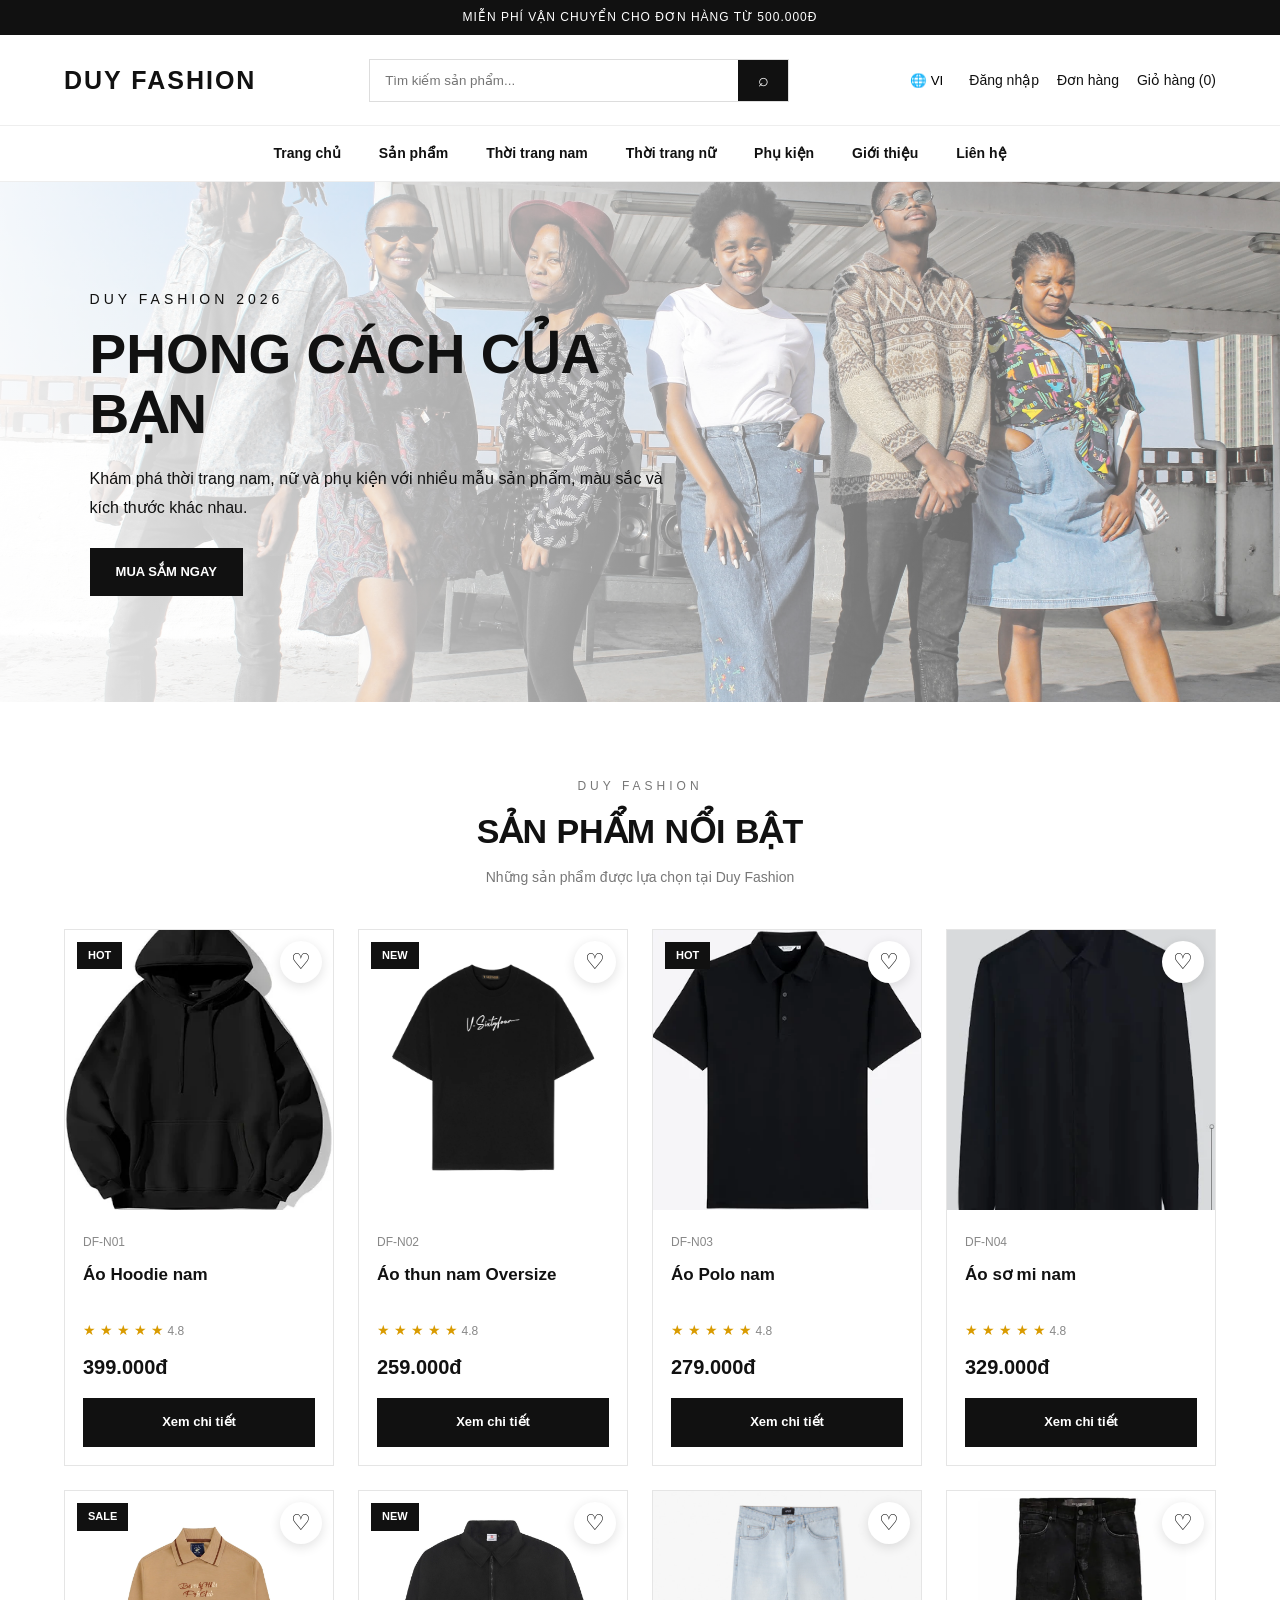
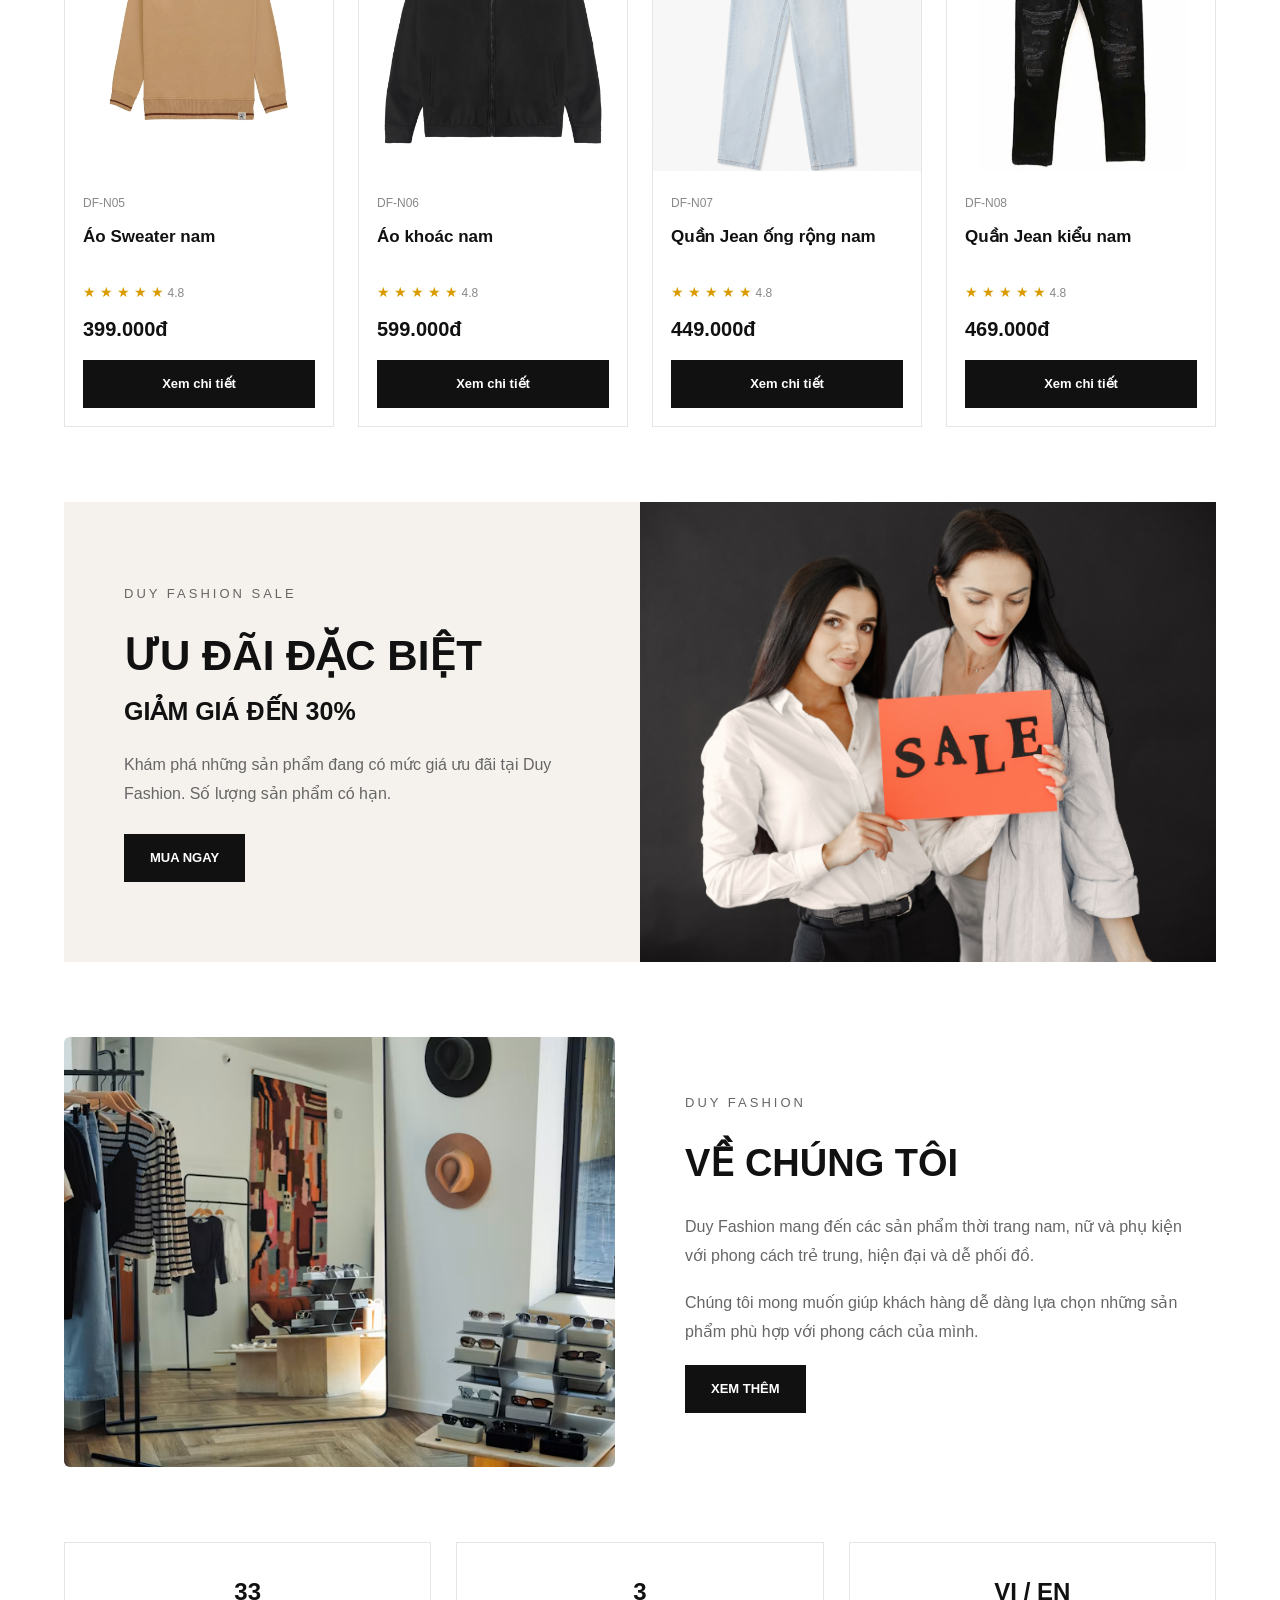
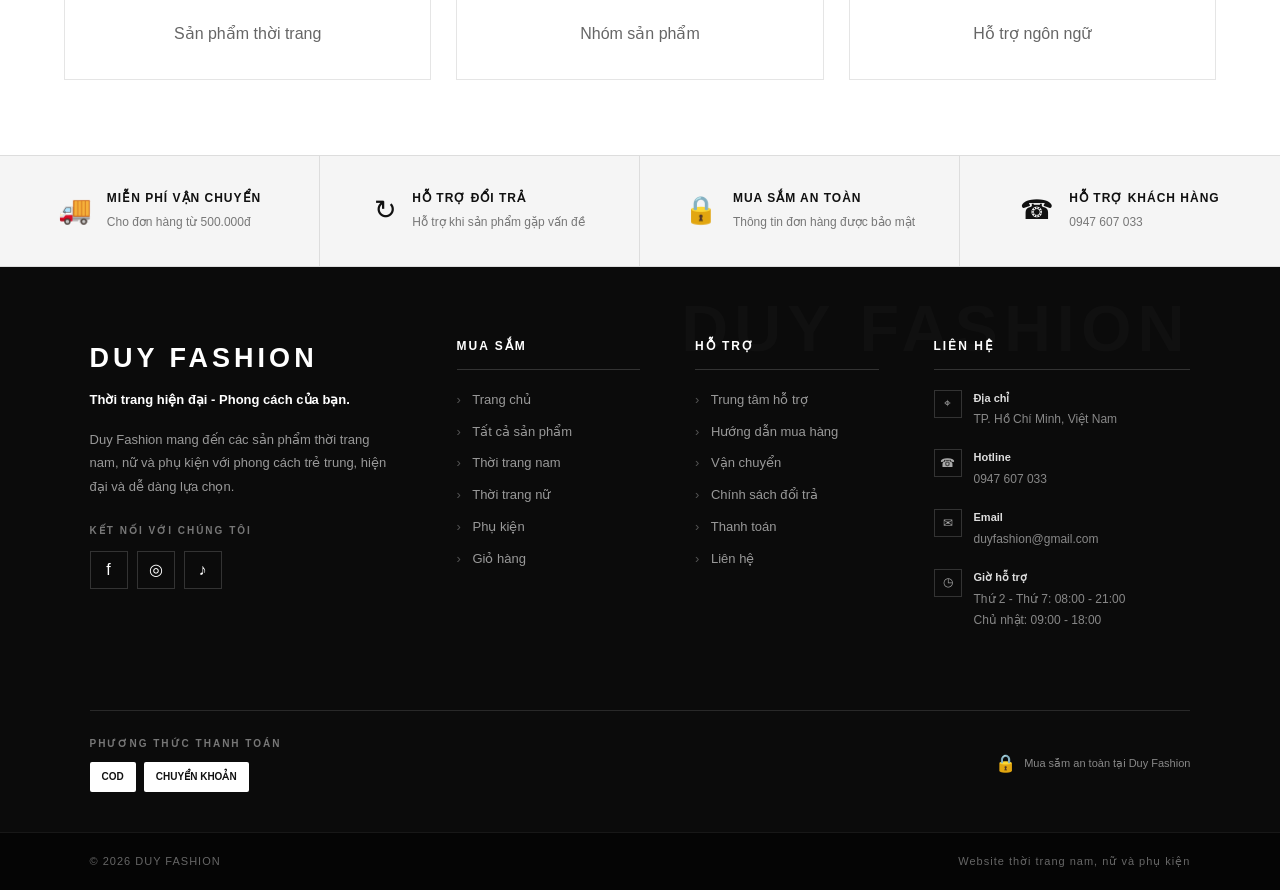
<file: index.html>
<!doctype html>
<html lang="vi">

<head>
    <meta charset="utf-8">
    <meta name="viewport" content="width=device-width, initial-scale=1">

    <title>Duy Fashion</title>

    <link rel="stylesheet" href="css/style.css">
</head>

<body>

    <div id="siteHeader"></div>

    <section class="hero">
        <div>
            <p>DUY FASHION 2026</p>

            <h1 data-t="Phong cách của bạn">
                PHONG CÁCH CỦA BẠN
            </h1>

            <p data-t="Khám phá thời trang">
                Khám phá thời trang nam, nữ và phụ kiện với nhiều mẫu sản phẩm,
                màu sắc và kích thước khác nhau.
            </p>

            <a
                class="btn"
                href="sanpham.html"
                data-t="Mua sắm ngay"
            >
                MUA SẮM NGAY
            </a>
        </div>
    </section>

    <section class="section">

        <div class="section-title">
            <p>DUY FASHION</p>

            <h2>
                SẢN PHẨM NỔI BẬT
            </h2>

            <p>
                Những sản phẩm được lựa chọn tại Duy Fashion
            </p>
        </div>

        <div
            class="grid"
            id="homeProducts"
        ></div>

    </section>

    <section class="sale-home">

        <div class="sale-home-content">

            <p class="sale-small">
                DUY FASHION SALE
            </p>

            <h2 id="saleTitle">
                ƯU ĐÃI ĐẶC BIỆT
            </h2>

            <h3 id="salePercent">
                GIẢM GIÁ ĐẾN 30%
            </h3>

            <p id="saleDescription">
                Khám phá những sản phẩm đang có mức giá ưu đãi tại Duy Fashion.
                Số lượng sản phẩm có hạn.
            </p>

            <a
                class="btn"
                href="sanpham.html"
                id="saleButton"
            >
                MUA NGAY
            </a>

        </div>

        <div class="sale-home-image">
            <img
                src="images/sale.jpg"
                alt="Duy Fashion Sale"
            >
        </div>

    </section>

    <section class="section about-home">

        <div class="about-home-image">
            <img
                src="images/about.jpg"
                alt="Duy Fashion"
            >
        </div>

        <div class="about-home-content">

            <p class="about-small">
                DUY FASHION
            </p>

            <h2 id="aboutTitle">
                VỀ CHÚNG TÔI
            </h2>

            <p id="aboutText1">
                Duy Fashion mang đến các sản phẩm thời trang nam, nữ và phụ kiện
                với phong cách trẻ trung, hiện đại và dễ phối đồ.
            </p>

            <p id="aboutText2">
                Chúng tôi mong muốn giúp khách hàng dễ dàng lựa chọn những sản phẩm
                phù hợp với phong cách của mình.
            </p>

            <a
                class="btn"
                href="gioithieu.html"
                id="aboutButton"
            >
                XEM THÊM
            </a>

        </div>

    </section>

    <section class="section">

        <div class="info-grid">

            <div class="box">
                <h2>33</h2>
                <p>Sản phẩm thời trang</p>
            </div>

            <div class="box">
                <h2>3</h2>
                <p>Nhóm sản phẩm</p>
            </div>

            <div class="box">
                <h2>VI / EN</h2>
                <p>Hỗ trợ ngôn ngữ</p>
            </div>

        </div>

    </section>

    <div id="siteFooter"></div>

    <script src="js/script.js"></script>

    <script>
        document.addEventListener("DOMContentLoaded", () => {
            document.getElementById("homeProducts").innerHTML =
                products.slice(0, 8).map(card).join("");

            if (ngonNgu === "en") {
                document.getElementById("saleTitle").textContent =
                    "SPECIAL OFFER";

                document.getElementById("salePercent").textContent =
                    "UP TO 30% OFF";

                document.getElementById("saleDescription").textContent =
                    "Discover selected products at special prices from Duy Fashion. Limited quantities available.";

                document.getElementById("saleButton").textContent =
                    "SHOP NOW";

                document.getElementById("aboutTitle").textContent =
                    "ABOUT US";

                document.getElementById("aboutText1").textContent =
                    "Duy Fashion offers men's fashion, women's fashion and accessories with youthful, modern and easy-to-style designs.";

                document.getElementById("aboutText2").textContent =
                    "We aim to help customers easily find products that match their personal style.";

                document.getElementById("aboutButton").textContent =
                    "LEARN MORE";
            }
        });
    </script>

</body>

</html>
</file>
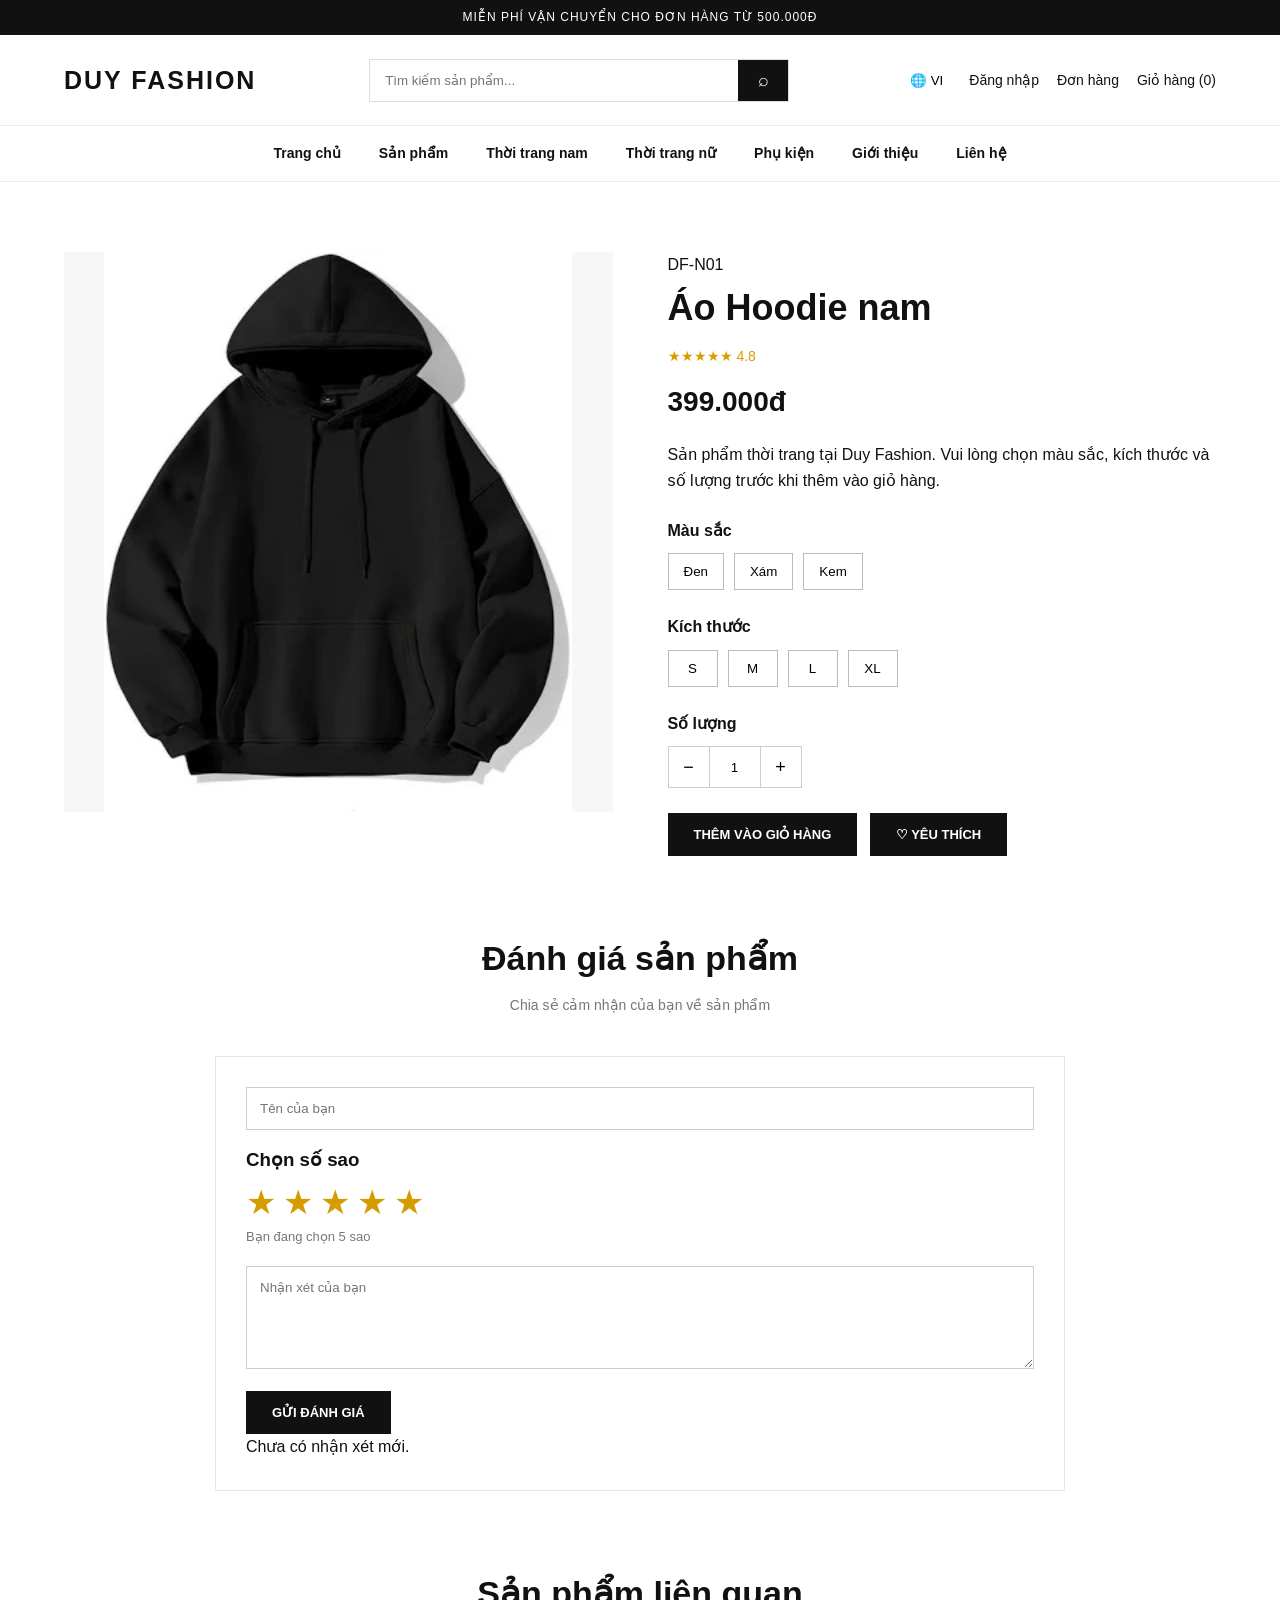
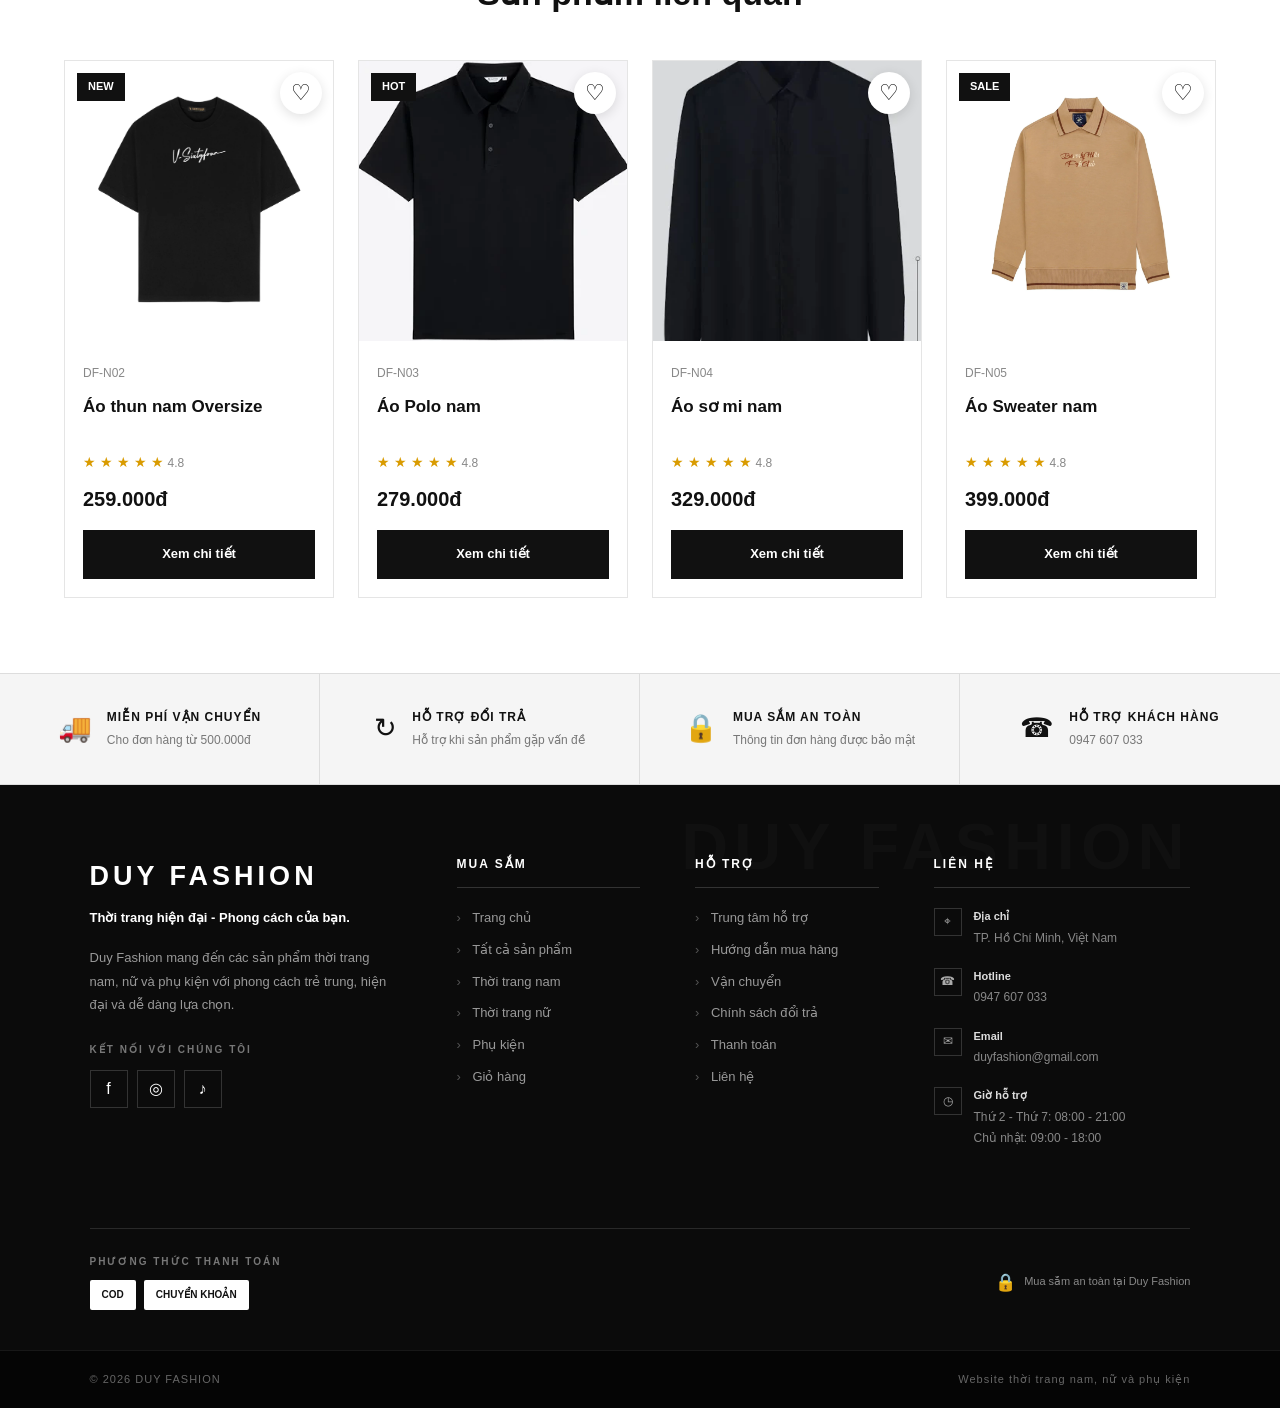
<file: chitiet.html>
<!doctype html>
<html lang="vi">

<head>
    <meta charset="utf-8">
    <meta name="viewport" content="width=device-width, initial-scale=1">

    <title>Chi tiết sản phẩm - Duy Fashion</title>

    <link rel="stylesheet" href="css/style.css">
</head>

<body>

    <div id="siteHeader"></div>

    <div id="detail"></div>

    <section class="section">

        <div class="section-title">
            <h2 data-t="Đánh giá sản phẩm">
                Đánh giá sản phẩm
            </h2>

            <p id="reviewSubtitle">
                Chia sẻ cảm nhận của bạn về sản phẩm
            </p>
        </div>

        <div class="review-box">

            <input
                id="reviewName"
                type="text"
                placeholder="Tên của bạn"
            >

            <h3 id="ratingTitle">
                Chọn số sao
            </h3>

            <div class="star-select" id="starSelect">
                <span onclick="chonSao(1)">★</span>
                <span onclick="chonSao(2)">★</span>
                <span onclick="chonSao(3)">★</span>
                <span onclick="chonSao(4)">★</span>
                <span onclick="chonSao(5)">★</span>
            </div>

            <p id="starText">
                Bạn đang chọn 5 sao
            </p>

            <textarea
                id="reviewText"
                rows="5"
                placeholder="Nhận xét của bạn"
            ></textarea>

            <button
                class="btn"
                id="reviewButton"
                onclick="submitReview()"
            >
                GỬI ĐÁNH GIÁ
            </button>

            <div id="reviews"></div>

        </div>

    </section>

    <section class="section">

        <div class="section-title">
            <h2 data-t="Sản phẩm liên quan">
                Sản phẩm liên quan
            </h2>
        </div>

        <div
            class="grid"
            id="related"
        ></div>

    </section>

    <div id="siteFooter"></div>

    <script src="js/script.js"></script>

    <script>
        let currentProduct;
        let selectedColor = "";
        let selectedSize = "";
        let qty = 1;
        let soSaoDaChon = 5;

        function renderDetail() {
            let params = new URLSearchParams(location.search);

            let key = params.get("sp") || "aothun";

            currentProduct =
                products.find(x => x.key === key) ||
                products[0];

            document.title =
                tenSanPham(currentProduct) +
                " - Duy Fashion";

            let danhSachMau = mauSanPham(currentProduct);

            document.getElementById("detail").innerHTML = `
                <section class="detail">

                    <div>
                        <img
                            src="${currentProduct.hinh}"
                            alt="${tenSanPham(currentProduct)}"
                        >
                    </div>

                    <div>

                        <p>
                            ${currentProduct.ma}
                        </p>

                        <h1>
                            ${tenSanPham(currentProduct)}
                        </h1>

                        <div class="stars">
                            ★★★★★
                            <span>4.8</span>
                        </div>

                        <p class="detail-price">
                            ${money(currentProduct.gia)}
                        </p>

                        <p>
                            ${text(
                                "Sản phẩm thời trang tại Duy Fashion. Vui lòng chọn màu sắc, kích thước và số lượng trước khi thêm vào giỏ hàng.",
                                "Fashion product from Duy Fashion. Please select a color, size and quantity before adding it to your cart."
                            )}
                        </p>

                        <h3>
                            ${text(
                                "Màu sắc",
                                "Color"
                            )}
                        </h3>

                        <div
                            class="choices"
                            id="colors"
                        >
                            ${danhSachMau.map((mau, index) => `
                                <button
                                    onclick="chooseColor(${index}, this)"
                                >
                                    ${mau}
                                </button>
                            `).join("")}
                        </div>

                        <h3>
                            ${text(
                                "Kích thước",
                                "Size"
                            )}
                        </h3>

                        <div
                            class="choices"
                            id="sizes"
                        >
                            ${currentProduct.size.map(size => `
                                <button
                                    onclick="chooseSize('${size}', this)"
                                >
                                    ${size}
                                </button>
                            `).join("")}
                        </div>

                        <h3>
                            ${text(
                                "Số lượng",
                                "Quantity"
                            )}
                        </h3>

                        <div class="qty">

                            <button onclick="changeQty(-1)">
                                −
                            </button>

                            <input
                                id="qty"
                                value="1"
                                readonly
                            >

                            <button onclick="changeQty(1)">
                                +
                            </button>

                        </div>

                        <button
                            class="btn"
                            onclick="buy()"
                        >
                            ${text(
                                "THÊM VÀO GIỎ HÀNG",
                                "ADD TO CART"
                            )}
                        </button>

                        <button
                            class="btn"
                            id="detailFavorite"
                            onclick="favoriteDetail()"
                        >
                            ${yeuThich.includes(currentProduct.key)
                                ? text("♥ ĐÃ YÊU THÍCH", "♥ FAVORITED")
                                : text("♡ YÊU THÍCH", "♡ FAVORITE")
                            }
                        </button>

                    </div>

                </section>
            `;

            if (currentProduct.mau.length === 1) {
                selectedColor =
                    currentProduct.mau[0];

                let nutMau =
                    document.querySelector(
                        "#colors button"
                    );

                if (nutMau) {
                    nutMau.classList.add(
                        "active"
                    );
                }
            }

            if (
                currentProduct.size.length === 1 &&
                currentProduct.size[0] === "Freesize"
            ) {
                selectedSize = "Freesize";

                let nutSize =
                    document.querySelector(
                        "#sizes button"
                    );

                if (nutSize) {
                    nutSize.classList.add(
                        "active"
                    );
                }
            }

            let lienQuan =
                products
                    .filter(p =>
                        p.nhom === currentProduct.nhom &&
                        p.key !== currentProduct.key
                    )
                    .slice(0, 4);

            document.getElementById(
                "related"
            ).innerHTML =
                lienQuan.map(card).join("");

            chonSao(5);

            renderReviews();

            translateReview();
        }

        function chooseColor(index, button) {
            selectedColor =
                currentProduct.mau[index];

            document
                .querySelectorAll(
                    "#colors button"
                )
                .forEach(x => {
                    x.classList.remove(
                        "active"
                    );
                });

            button.classList.add(
                "active"
            );
        }

        function chooseSize(size, button) {
            selectedSize = size;

            document
                .querySelectorAll(
                    "#sizes button"
                )
                .forEach(x => {
                    x.classList.remove(
                        "active"
                    );
                });

            button.classList.add(
                "active"
            );
        }

        function changeQty(number) {
            qty += number;

            if (qty < 1) {
                qty = 1;
            }

            if (qty > 10) {
                qty = 10;
            }

            document.getElementById(
                "qty"
            ).value = qty;
        }

        function buy() {
            if (!selectedColor) {
                toast(
                    text(
                        "Vui lòng chọn màu sắc",
                        "Please select a color"
                    )
                );

                return;
            }

            if (!selectedSize) {
                toast(
                    text(
                        "Vui lòng chọn kích thước",
                        "Please select a size"
                    )
                );

                return;
            }

            addCart(
                currentProduct,
                selectedColor,
                selectedSize,
                qty
            );
        }

        function favoriteDetail() {
            let index =
                yeuThich.indexOf(
                    currentProduct.key
                );

            if (index === -1) {
                yeuThich.push(
                    currentProduct.key
                );

                toast(
                    text(
                        "Đã thêm vào yêu thích",
                        "Added to favorites"
                    )
                );
            } else {
                yeuThich.splice(
                    index,
                    1
                );

                toast(
                    text(
                        "Đã bỏ khỏi yêu thích",
                        "Removed from favorites"
                    )
                );
            }

            localStorage.setItem(
                "yeuThich",
                JSON.stringify(yeuThich)
            );

            let button =
                document.getElementById(
                    "detailFavorite"
                );

            if (
                yeuThich.includes(
                    currentProduct.key
                )
            ) {
                button.textContent =
                    text(
                        "♥ ĐÃ YÊU THÍCH",
                        "♥ FAVORITED"
                    );
            } else {
                button.textContent =
                    text(
                        "♡ YÊU THÍCH",
                        "♡ FAVORITE"
                    );
            }
        }

        function chonSao(soSao) {
            soSaoDaChon = soSao;

            document
                .querySelectorAll(
                    "#starSelect span"
                )
                .forEach(
                    (sao, index) => {
                        if (
                            index < soSao
                        ) {
                            sao.classList.add(
                                "selected"
                            );
                        } else {
                            sao.classList.remove(
                                "selected"
                            );
                        }
                    }
                );

            let starText =
                document.getElementById(
                    "starText"
                );

            if (starText) {
                starText.textContent =
                    text(
                        "Bạn đang chọn " +
                            soSao +
                            " sao",
                        "You selected " +
                            soSao +
                            " stars"
                    );
            }
        }

        function submitReview() {
            let name =
                document
                    .getElementById(
                        "reviewName"
                    )
                    .value
                    .trim();

            let noiDung =
                document
                    .getElementById(
                        "reviewText"
                    )
                    .value
                    .trim();

            if (!name || !noiDung) {
                toast(
                    text(
                        "Vui lòng nhập tên và nhận xét",
                        "Please enter your name and review"
                    )
                );

                return;
            }

            let all =
                JSON.parse(
                    localStorage.getItem(
                        "reviews"
                    )
                ) || {};

            if (
                !all[currentProduct.key]
            ) {
                all[currentProduct.key] =
                    [];
            }

            all[currentProduct.key]
                .unshift({
                    n: name,
                    t: noiDung,
                    s: soSaoDaChon,
                    d: new Date()
                        .toLocaleDateString(
                            "vi-VN"
                        )
                });

            localStorage.setItem(
                "reviews",
                JSON.stringify(all)
            );

            document.getElementById(
                "reviewText"
            ).value = "";

            toast(
                text(
                    "Đã gửi đánh giá thành công",
                    "Review submitted successfully"
                )
            );

            chonSao(5);

            renderReviews();
        }

        function renderReviews() {
            let all =
                JSON.parse(
                    localStorage.getItem(
                        "reviews"
                    )
                ) || {};

            let list =
                all[currentProduct.key] ||
                [];

            let reviews =
                document.getElementById(
                    "reviews"
                );

            if (!list.length) {
                reviews.innerHTML = `
                    <p>
                        ${text(
                            "Chưa có nhận xét mới.",
                            "There are no reviews yet."
                        )}
                    </p>
                `;

                return;
            }

            reviews.innerHTML =
                list.map(review => {

                    let saoDay =
                        "★".repeat(
                            review.s
                        );

                    let saoTrong =
                        "☆".repeat(
                            5 - review.s
                        );

                    return `
                        <div class="review">

                            <strong>
                                ${review.n}
                            </strong>

                            <div class="stars">
                                ${saoDay}${saoTrong}
                            </div>

                            <small>
                                ${review.d}
                            </small>

                            <p>
                                ${review.t}
                            </p>

                        </div>
                    `;
                }).join("");
        }

        function translateReview() {
            if (
                ngonNgu !== "en"
            ) {
                return;
            }

            let subtitle =
                document.getElementById(
                    "reviewSubtitle"
                );

            let title =
                document.getElementById(
                    "ratingTitle"
                );

            let button =
                document.getElementById(
                    "reviewButton"
                );

            let name =
                document.getElementById(
                    "reviewName"
                );

            let review =
                document.getElementById(
                    "reviewText"
                );

            if (subtitle) {
                subtitle.textContent =
                    "Share your experience with this product";
            }

            if (title) {
                title.textContent =
                    "Select rating";
            }

            if (button) {
                button.textContent =
                    "SUBMIT REVIEW";
            }

            if (name) {
                name.placeholder =
                    "Your name";
            }

            if (review) {
                review.placeholder =
                    "Your review";
            }
        }

        document.addEventListener(
            "DOMContentLoaded",
            () => {
                renderDetail();
            }
        );
    </script>

</body>

</html>
</file>
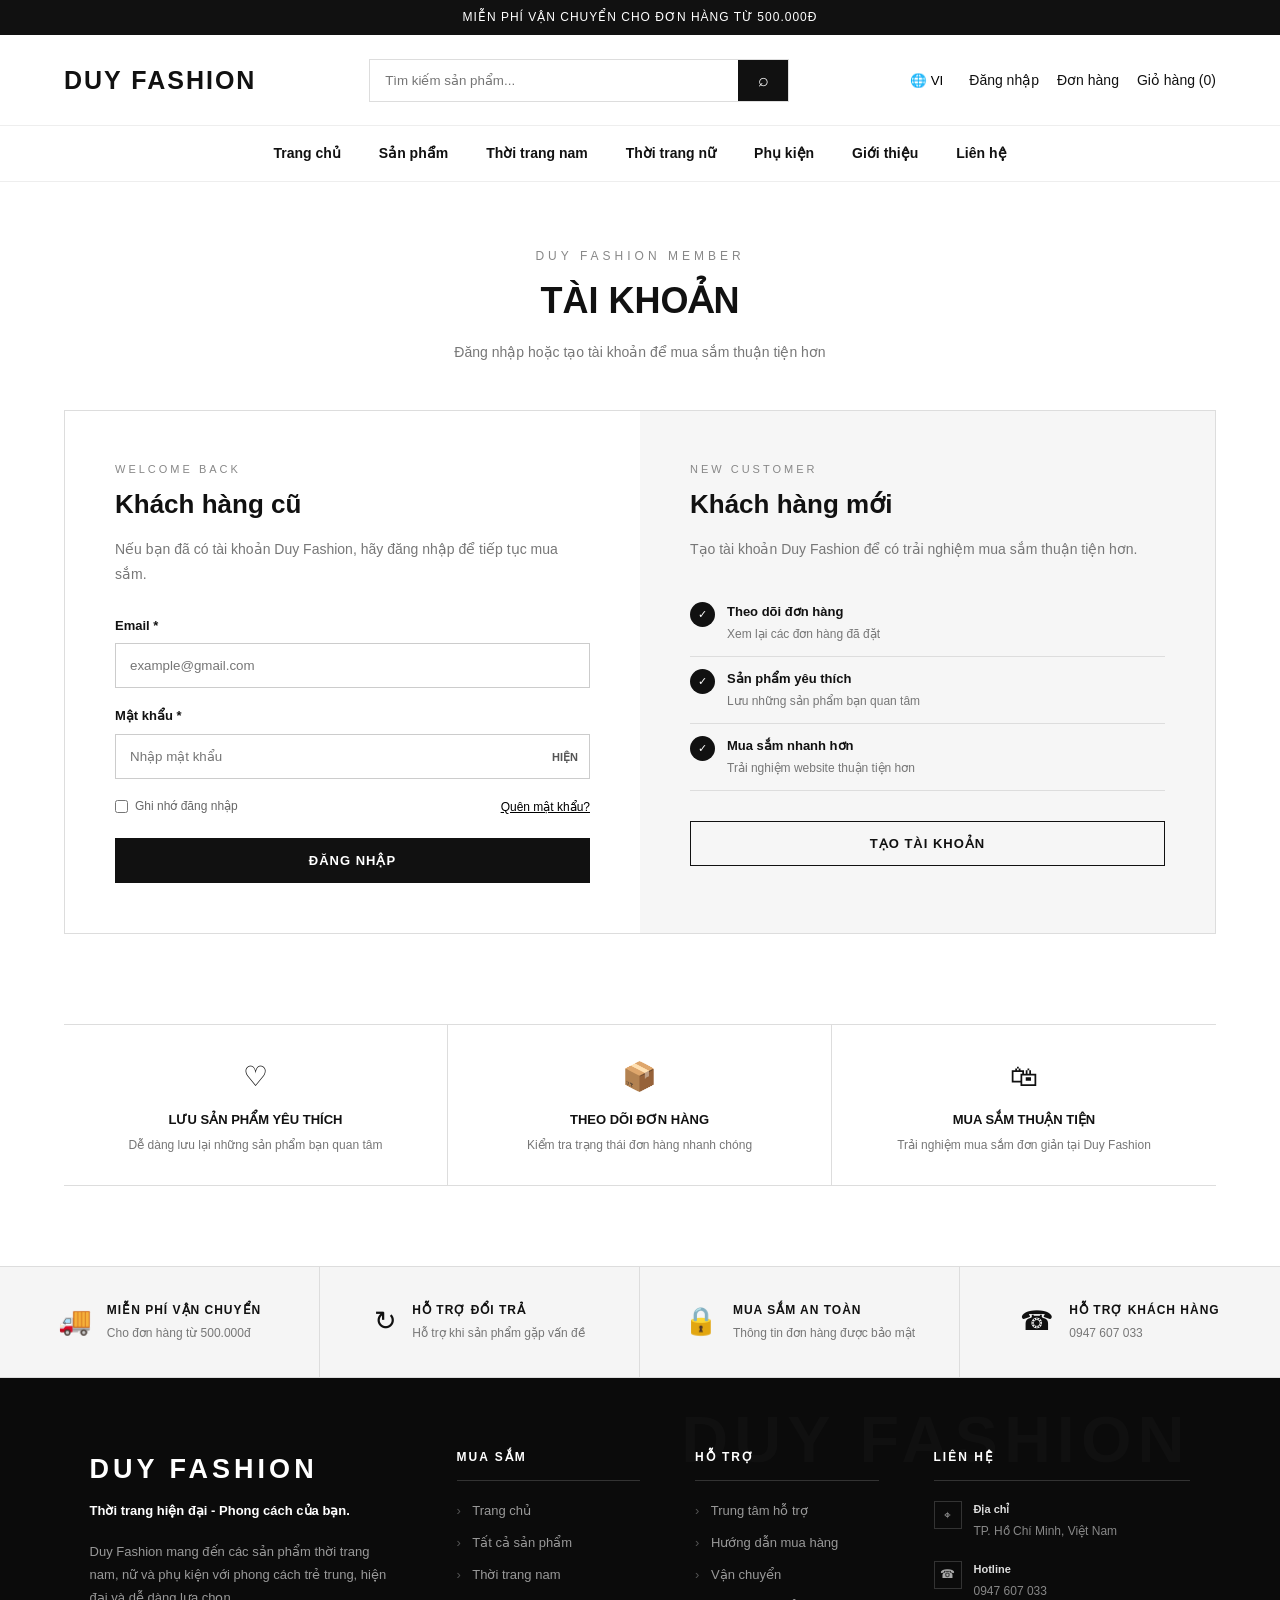
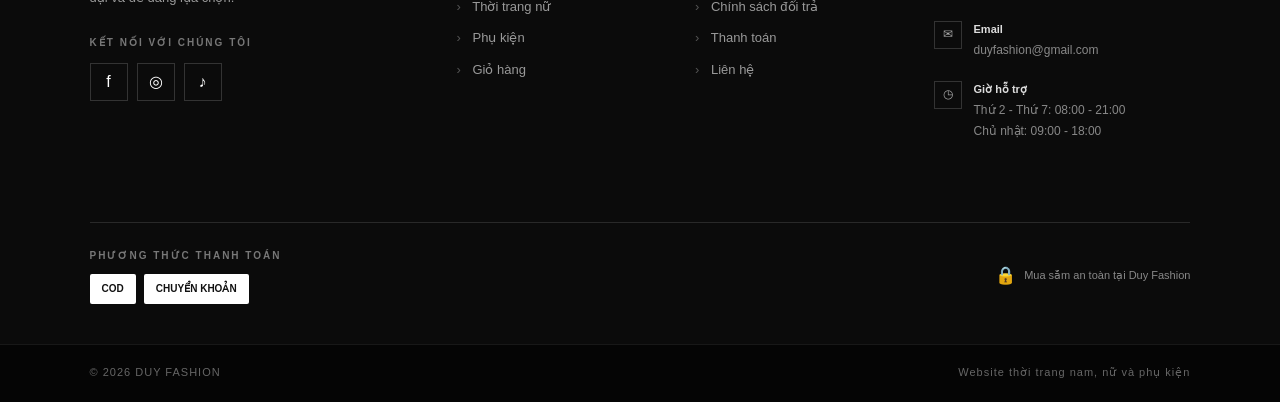
<file: dangnhap.html>
<!doctype html>
<html lang="vi">

<head>
    <meta charset="utf-8">
    <meta name="viewport" content="width=device-width, initial-scale=1">
    <title>Đăng nhập - Duy Fashion</title>
    <link rel="stylesheet" href="css/style.css">

    <style>
        .account-page {
            width: 90%;
            max-width: 1200px;
            margin: 65px auto 90px;
        }

        .account-heading {
            text-align: center;
            margin-bottom: 45px;
        }

        .account-heading p {
            font-size: 12px;
            letter-spacing: 4px;
            color: #888;
        }

        .account-heading h1 {
            font-size: 36px;
            margin: 6px 0 10px;
        }

        .account-heading span {
            color: #777;
            font-size: 14px;
        }

        .account-layout {
            display: grid;
            grid-template-columns: 1fr 1fr;
            border: 1px solid #ddd;
            background: #fff;
        }

        .account-login {
            padding: 50px;
        }

        .account-register {
            padding: 50px;
            background: #f6f6f6;
        }

        .account-small {
            font-size: 11px;
            letter-spacing: 3px;
            color: #888;
            margin-bottom: 5px;
        }

        .account-login h2,
        .account-register h2 {
            font-size: 26px;
            margin-bottom: 12px;
        }

        .account-description {
            color: #777;
            line-height: 1.8;
            font-size: 14px;
            margin-bottom: 28px;
        }

        .account-group {
            margin-bottom: 18px;
        }

        .account-group label {
            display: block;
            margin-bottom: 7px;
            font-size: 13px;
            font-weight: bold;
        }

        .account-group input {
            width: 100%;
            margin: 0;
            padding: 14px;
            border: 1px solid #ccc;
            outline: none;
            background: #fff;
        }

        .account-group input:focus {
            border-color: #111;
        }

        .password-box {
            position: relative;
        }

        .password-box input {
            padding-right: 75px;
        }

        .show-password {
            position: absolute;
            right: 12px;
            top: 50%;
            transform: translateY(-50%);
            border: 0;
            background: transparent;
            font-size: 11px;
            font-weight: bold;
            color: #555;
        }

        .login-options {
            display: flex;
            justify-content: space-between;
            align-items: center;
            gap: 15px;
            margin: 5px 0 22px;
            font-size: 12px;
        }

        .remember {
            display: flex;
            align-items: center;
            gap: 7px;
            color: #666;
        }

        .remember input {
            width: auto;
            margin: 0;
        }

        .forgot {
            border: 0;
            background: transparent;
            font-size: 12px;
            text-decoration: underline;
        }

        .account-button {
            width: 100%;
            border: 1px solid #111;
            background: #111;
            color: #fff;
            padding: 14px;
            font-size: 13px;
            font-weight: bold;
            letter-spacing: 1px;
        }

        .account-button:hover {
            background: #333;
        }

        .account-button-light {
            width: 100%;
            border: 1px solid #111;
            background: transparent;
            color: #111;
            padding: 14px;
            font-size: 13px;
            font-weight: bold;
            letter-spacing: 1px;
        }

        .account-button-light:hover {
            background: #111;
            color: #fff;
        }

        .register-benefits {
            margin: 25px 0 30px;
        }

        .register-benefits div {
            display: flex;
            gap: 12px;
            padding: 12px 0;
            border-bottom: 1px solid #ddd;
        }

        .register-benefits span {
            width: 25px;
            height: 25px;
            flex-shrink: 0;
            display: flex;
            justify-content: center;
            align-items: center;
            background: #111;
            color: #fff;
            border-radius: 50%;
            font-size: 11px;
        }

        .register-benefits strong {
            display: block;
            font-size: 13px;
            margin-bottom: 2px;
        }

        .register-benefits p {
            color: #777;
            font-size: 12px;
        }

        .register-form {
            display: none;
            margin-top: 25px;
            padding-top: 25px;
            border-top: 1px solid #ddd;
        }

        .register-form.show {
            display: block;
        }

        .account-logged {
            max-width: 650px;
            margin: auto;
            text-align: center;
            padding: 60px 40px;
            border: 1px solid #ddd;
        }

        .account-avatar {
            width: 90px;
            height: 90px;
            margin: 0 auto 20px;
            border-radius: 50%;
            background: #111;
            color: #fff;
            display: flex;
            align-items: center;
            justify-content: center;
            font-size: 35px;
            font-weight: bold;
        }

        .account-logged h2 {
            margin-bottom: 8px;
        }

        .account-logged > p {
            color: #777;
            margin-bottom: 25px;
        }

        .logged-links {
            display: grid;
            grid-template-columns: 1fr 1fr;
            gap: 10px;
            margin-bottom: 10px;
        }

        .logged-links a {
            padding: 13px;
            border: 1px solid #ddd;
            font-size: 12px;
            font-weight: bold;
        }

        .logged-links a:hover {
            background: #f5f5f5;
        }

        .account-features {
            width: 90%;
            max-width: 1200px;
            margin: 0 auto 80px;
            display: grid;
            grid-template-columns: repeat(3, 1fr);
            border-top: 1px solid #ddd;
            border-bottom: 1px solid #ddd;
        }

        .account-feature {
            padding: 30px;
            text-align: center;
            border-right: 1px solid #ddd;
        }

        .account-feature:last-child {
            border-right: 0;
        }

        .account-feature span {
            display: block;
            font-size: 28px;
            margin-bottom: 10px;
        }

        .account-feature h3 {
            font-size: 13px;
            margin-bottom: 5px;
        }

        .account-feature p {
            color: #777;
            font-size: 12px;
        }

        @media (max-width: 850px) {
            .account-layout {
                grid-template-columns: 1fr;
            }
        }

        @media (max-width: 650px) {
            .account-page {
                width: 94%;
                margin-top: 40px;
            }

            .account-login,
            .account-register {
                padding: 30px 22px;
            }

            .account-features {
                width: 94%;
                grid-template-columns: 1fr;
            }

            .account-feature {
                border-right: 0;
                border-bottom: 1px solid #ddd;
            }

            .account-feature:last-child {
                border-bottom: 0;
            }

            .logged-links {
                grid-template-columns: 1fr;
            }
        }
    </style>
</head>

<body>

    <div id="siteHeader"></div>

    <main class="account-page">

        <div class="account-heading">
            <p>DUY FASHION MEMBER</p>

            <h1 id="accountMainTitle">
                TÀI KHOẢN
            </h1>

            <span id="accountSubtitle">
                Đăng nhập hoặc tạo tài khoản để mua sắm thuận tiện hơn
            </span>
        </div>

        <div id="accountContent"></div>

    </main>

    <section class="account-features">

        <div class="account-feature">
            <span>♡</span>

            <h3 id="feature1Title">
                LƯU SẢN PHẨM YÊU THÍCH
            </h3>

            <p id="feature1Text">
                Dễ dàng lưu lại những sản phẩm bạn quan tâm
            </p>
        </div>

        <div class="account-feature">
            <span>📦</span>

            <h3 id="feature2Title">
                THEO DÕI ĐƠN HÀNG
            </h3>

            <p id="feature2Text">
                Kiểm tra trạng thái đơn hàng nhanh chóng
            </p>
        </div>

        <div class="account-feature">
            <span>🛍</span>

            <h3 id="feature3Title">
                MUA SẮM THUẬN TIỆN
            </h3>

            <p id="feature3Text">
                Trải nghiệm mua sắm đơn giản tại Duy Fashion
            </p>
        </div>

    </section>

    <div id="siteFooter"></div>

    <script src="js/script.js"></script>

    <script>
        function layTaiKhoan() {
            return JSON.parse(
                localStorage.getItem("taiKhoan")
            );
        }

        function layDangNhap() {
            return JSON.parse(
                localStorage.getItem("dangNhap")
            );
        }

        function hienThiTaiKhoan() {
            let content =
                document.getElementById("accountContent");

            let dangNhap = layDangNhap();

            if (dangNhap) {
                let chuCai =
                    dangNhap.name
                        ? dangNhap.name.charAt(0).toUpperCase()
                        : "D";

                content.innerHTML = `
                    <div class="account-logged">

                        <div class="account-avatar">
                            ${chuCai}
                        </div>

                        <p class="account-small">
                            DUY FASHION MEMBER
                        </p>

                        <h2>
                            ${text(
                                "Xin chào, ",
                                "Welcome, "
                            )}${dangNhap.name}
                        </h2>

                        <p>
                            ${dangNhap.email}
                        </p>

                        <div class="logged-links">

                            <a href="donhang.html">
                                ${text(
                                    "ĐƠN HÀNG CỦA TÔI",
                                    "MY ORDERS"
                                )}
                            </a>

                            <a href="sanpham.html">
                                ${text(
                                    "TIẾP TỤC MUA SẮM",
                                    "CONTINUE SHOPPING"
                                )}
                            </a>

                        </div>

                        <button
                            class="account-button"
                            onclick="dangXuat()"
                        >
                            ${text(
                                "ĐĂNG XUẤT",
                                "LOG OUT"
                            )}
                        </button>

                    </div>
                `;

                return;
            }

            content.innerHTML = `
                <div class="account-layout">

                    <section class="account-login">

                        <p class="account-small">
                            WELCOME BACK
                        </p>

                        <h2>
                            ${text(
                                "Khách hàng cũ",
                                "Returning customer"
                            )}
                        </h2>

                        <p class="account-description">
                            ${text(
                                "Nếu bạn đã có tài khoản Duy Fashion, hãy đăng nhập để tiếp tục mua sắm.",
                                "If you already have a Duy Fashion account, sign in to continue shopping."
                            )}
                        </p>

                        <div class="account-group">

                            <label>
                                Email *
                            </label>

                            <input
                                type="email"
                                id="loginEmail"
                                placeholder="example@gmail.com"
                            >

                        </div>

                        <div class="account-group">

                            <label>
                                ${text(
                                    "Mật khẩu",
                                    "Password"
                                )} *
                            </label>

                            <div class="password-box">

                                <input
                                    type="password"
                                    id="loginPassword"
                                    placeholder="${text(
                                        "Nhập mật khẩu",
                                        "Enter password"
                                    )}"
                                >

                                <button
                                    class="show-password"
                                    type="button"
                                    onclick="hienMatKhau('loginPassword', this)"
                                >
                                    ${text("HIỆN", "SHOW")}
                                </button>

                            </div>

                        </div>

                        <div class="login-options">

                            <label class="remember">

                                <input
                                    type="checkbox"
                                    id="rememberLogin"
                                >

                                <span>
                                    ${text(
                                        "Ghi nhớ đăng nhập",
                                        "Remember me"
                                    )}
                                </span>

                            </label>

                            <button
                                type="button"
                                class="forgot"
                                onclick="quenMatKhau()"
                            >
                                ${text(
                                    "Quên mật khẩu?",
                                    "Forgot password?"
                                )}
                            </button>

                        </div>

                        <button
                            class="account-button"
                            type="button"
                            onclick="dangNhapTaiKhoan()"
                        >
                            ${text(
                                "ĐĂNG NHẬP",
                                "SIGN IN"
                            )}
                        </button>

                    </section>

                    <section class="account-register">

                        <p class="account-small">
                            NEW CUSTOMER
                        </p>

                        <h2>
                            ${text(
                                "Khách hàng mới",
                                "New customer"
                            )}
                        </h2>

                        <p class="account-description">
                            ${text(
                                "Tạo tài khoản Duy Fashion để có trải nghiệm mua sắm thuận tiện hơn.",
                                "Create a Duy Fashion account for a more convenient shopping experience."
                            )}
                        </p>

                        <div class="register-benefits">

                            <div>
                                <span>✓</span>

                                <section>
                                    <strong>
                                        ${text(
                                            "Theo dõi đơn hàng",
                                            "Track orders"
                                        )}
                                    </strong>

                                    <p>
                                        ${text(
                                            "Xem lại các đơn hàng đã đặt",
                                            "Review your previous orders"
                                        )}
                                    </p>
                                </section>
                            </div>

                            <div>
                                <span>✓</span>

                                <section>
                                    <strong>
                                        ${text(
                                            "Sản phẩm yêu thích",
                                            "Favorite products"
                                        )}
                                    </strong>

                                    <p>
                                        ${text(
                                            "Lưu những sản phẩm bạn quan tâm",
                                            "Save products you are interested in"
                                        )}
                                    </p>
                                </section>
                            </div>

                            <div>
                                <span>✓</span>

                                <section>
                                    <strong>
                                        ${text(
                                            "Mua sắm nhanh hơn",
                                            "Faster shopping"
                                        )}
                                    </strong>

                                    <p>
                                        ${text(
                                            "Trải nghiệm website thuận tiện hơn",
                                            "Enjoy a more convenient shopping experience"
                                        )}
                                    </p>
                                </section>
                            </div>

                        </div>

                        <button
                            class="account-button-light"
                            type="button"
                            onclick="moDangKy()"
                        >
                            ${text(
                                "TẠO TÀI KHOẢN",
                                "CREATE ACCOUNT"
                            )}
                        </button>

                        <div
                            class="register-form"
                            id="registerForm"
                        >

                            <div class="account-group">

                                <label>
                                    ${text(
                                        "Họ và tên",
                                        "Full name"
                                    )} *
                                </label>

                                <input
                                    type="text"
                                    id="registerName"
                                    placeholder="${text(
                                        "Nhập họ và tên",
                                        "Enter your full name"
                                    )}"
                                >

                            </div>

                            <div class="account-group">

                                <label>
                                    Email *
                                </label>

                                <input
                                    type="email"
                                    id="registerEmail"
                                    placeholder="example@gmail.com"
                                >

                            </div>

                            <div class="account-group">

                                <label>
                                    ${text(
                                        "Số điện thoại",
                                        "Phone number"
                                    )}
                                </label>

                                <input
                                    type="tel"
                                    id="registerPhone"
                                    placeholder="${text(
                                        "Nhập số điện thoại",
                                        "Enter phone number"
                                    )}"
                                >

                            </div>

                            <div class="account-group">

                                <label>
                                    ${text(
                                        "Mật khẩu",
                                        "Password"
                                    )} *
                                </label>

                                <div class="password-box">

                                    <input
                                        type="password"
                                        id="registerPassword"
                                        placeholder="${text(
                                            "Tối thiểu 6 ký tự",
                                            "At least 6 characters"
                                        )}"
                                    >

                                    <button
                                        class="show-password"
                                        type="button"
                                        onclick="hienMatKhau('registerPassword', this)"
                                    >
                                        ${text("HIỆN", "SHOW")}
                                    </button>

                                </div>

                            </div>

                            <button
                                class="account-button"
                                type="button"
                                onclick="dangKyTaiKhoan()"
                            >
                                ${text(
                                    "ĐĂNG KÝ",
                                    "REGISTER"
                                )}
                            </button>

                        </div>

                    </section>

                </div>
            `;
        }

        function moDangKy() {
            let form =
                document.getElementById("registerForm");

            form.classList.toggle("show");

            if (form.classList.contains("show")) {
                form.scrollIntoView({
                    behavior: "smooth",
                    block: "center"
                });
            }
        }

        function hienMatKhau(id, button) {
            let input =
                document.getElementById(id);

            if (input.type === "password") {
                input.type = "text";

                button.textContent =
                    text("ẨN", "HIDE");
            } else {
                input.type = "password";

                button.textContent =
                    text("HIỆN", "SHOW");
            }
        }

        function dangKyTaiKhoan() {
            let name =
                document
                    .getElementById("registerName")
                    .value
                    .trim();

            let email =
                document
                    .getElementById("registerEmail")
                    .value
                    .trim();

            let phone =
                document
                    .getElementById("registerPhone")
                    .value
                    .trim();

            let password =
                document
                    .getElementById("registerPassword")
                    .value;

            if (!name || !email || !password) {
                toast(
                    text(
                        "Vui lòng nhập đầy đủ họ tên, email và mật khẩu",
                        "Please enter your name, email and password"
                    )
                );
                return;
            }

            if (!email.includes("@")) {
                toast(
                    text(
                        "Email chưa hợp lệ",
                        "Invalid email address"
                    )
                );
                return;
            }

            if (password.length < 6) {
                toast(
                    text(
                        "Mật khẩu phải có ít nhất 6 ký tự",
                        "Password must contain at least 6 characters"
                    )
                );
                return;
            }

            let account = {
                name: name,
                email: email,
                phone: phone,
                password: password
            };

            localStorage.setItem(
                "taiKhoan",
                JSON.stringify(account)
            );

            toast(
                text(
                    "Đăng ký tài khoản thành công",
                    "Account created successfully"
                )
            );

            setTimeout(() => {
                document.getElementById("loginEmail").value =
                    email;

                document.getElementById("loginPassword").focus();

                window.scrollTo({
                    top: 250,
                    behavior: "smooth"
                });
            }, 500);
        }

        function dangNhapTaiKhoan() {
            let email =
                document
                    .getElementById("loginEmail")
                    .value
                    .trim();

            let password =
                document
                    .getElementById("loginPassword")
                    .value;

            let account =
                layTaiKhoan();

            if (!email || !password) {
                toast(
                    text(
                        "Vui lòng nhập email và mật khẩu",
                        "Please enter your email and password"
                    )
                );
                return;
            }

            if (!account) {
                toast(
                    text(
                        "Bạn chưa có tài khoản. Hãy đăng ký trước.",
                        "You do not have an account yet. Please register first."
                    )
                );
                return;
            }

            if (
                email !== account.email ||
                password !== account.password
            ) {
                toast(
                    text(
                        "Email hoặc mật khẩu không đúng",
                        "Incorrect email or password"
                    )
                );
                return;
            }

            let login = {
                name: account.name,
                email: account.email,
                phone: account.phone
            };

            localStorage.setItem(
                "dangNhap",
                JSON.stringify(login)
            );

            toast(
                text(
                    "Đăng nhập thành công",
                    "Signed in successfully"
                )
            );

            setTimeout(() => {
                location.reload();
            }, 600);
        }

        function dangXuat() {
            localStorage.removeItem("dangNhap");

            toast(
                text(
                    "Đã đăng xuất",
                    "Signed out"
                )
            );

            setTimeout(() => {
                location.reload();
            }, 500);
        }

        function quenMatKhau() {
            let account =
                layTaiKhoan();

            if (!account) {
                toast(
                    text(
                        "Chưa có tài khoản được đăng ký",
                        "No registered account found"
                    )
                );
                return;
            }

            alert(
                text(
                    "Đây là website demo.\nBạn có thể tạo lại tài khoản nếu quên mật khẩu.",
                    "This is a demo website.\nYou can create the account again if you forgot your password."
                )
            );
        }

        function dichTrangTaiKhoan() {
            if (ngonNgu !== "en") {
                return;
            }

            document.getElementById(
                "accountMainTitle"
            ).textContent = "ACCOUNT";

            document.getElementById(
                "accountSubtitle"
            ).textContent =
                "Sign in or create an account for a more convenient shopping experience";

            document.getElementById(
                "feature1Title"
            ).textContent =
                "SAVE FAVORITE PRODUCTS";

            document.getElementById(
                "feature1Text"
            ).textContent =
                "Save products you are interested in";

            document.getElementById(
                "feature2Title"
            ).textContent =
                "TRACK ORDERS";

            document.getElementById(
                "feature2Text"
            ).textContent =
                "Quickly check your order status";

            document.getElementById(
                "feature3Title"
            ).textContent =
                "CONVENIENT SHOPPING";

            document.getElementById(
                "feature3Text"
            ).textContent =
                "Enjoy simple shopping at Duy Fashion";
        }

        document.addEventListener(
            "DOMContentLoaded",
            () => {
                setTimeout(() => {
                    hienThiTaiKhoan();
                    dichTrangTaiKhoan();
                }, 50);
            }
        );
    </script>

</body>

</html>
</file>
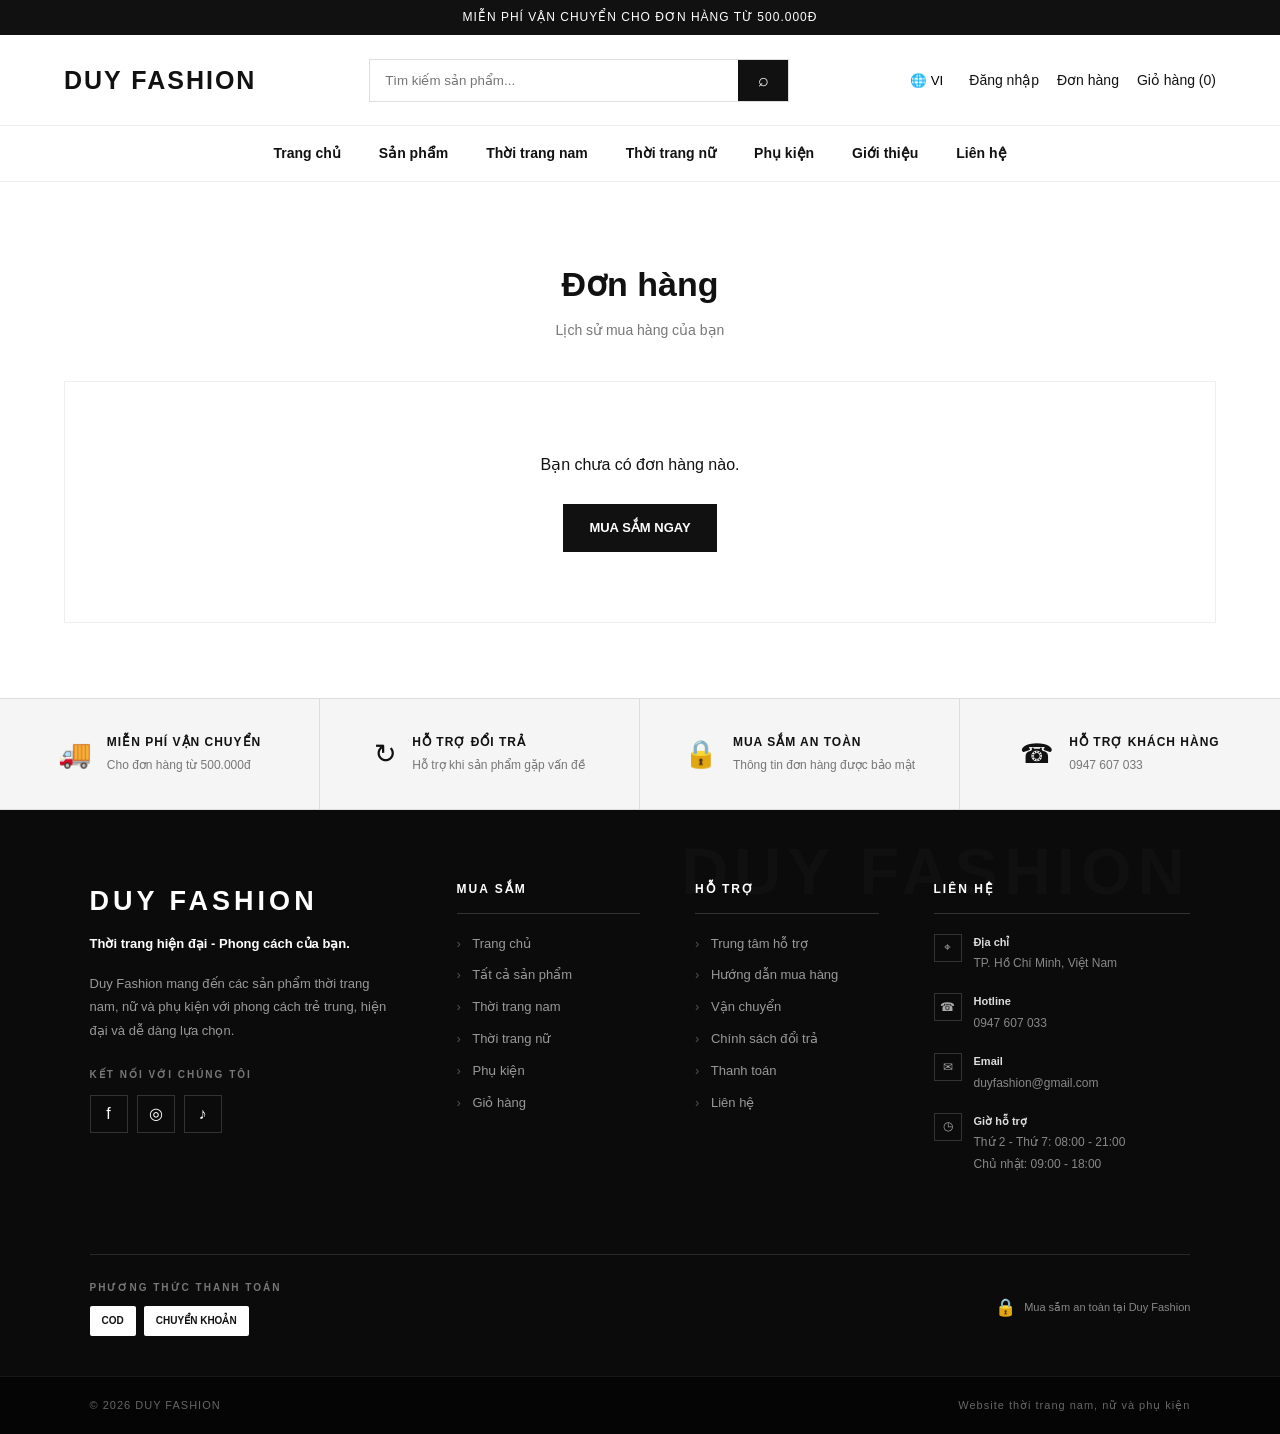
<file: donhang.html>
<!doctype html>
<html lang="vi">
<head>
<meta charset="utf-8">
<meta name="viewport" content="width=device-width,initial-scale=1">
<title>Đơn hàng - Duy Fashion</title>
<link rel="stylesheet" href="css/style.css">
</head>
<body>

<div id="siteHeader"></div>

<section class="section">

<div class="section-title">
<h1 data-t="Đơn hàng">Đơn hàng</h1>
<p>Lịch sử mua hàng của bạn</p>
</div>

<div id="orders"></div>

</section>

<div id="siteFooter"></div>

<script src="js/script.js"></script>

<script>
const sts=[
"Đã đặt hàng",
"Đang xử lý",
"Đang giao",
"Đã giao"
];

function renderOrders(){
let a=JSON.parse(localStorage.getItem("donHang"))||[];
let e=document.getElementById("orders");

if(!a.length){
e.innerHTML=`
<div class="empty">
Bạn chưa có đơn hàng nào.
<br><br>
<a class="btn" href="sanpham.html">MUA SẮM NGAY</a>
</div>
`;
return;
}

e.innerHTML=a.map((o,i)=>`
<div class="order">

<div class="order-head">

<div>
<h3>${o.id}</h3>
<small>${o.date}</small>
</div>

<span class="status">
${sts[o.status]}
</span>

</div>

<hr>

${o.items.map(x=>`
<p>
<b>${x.ten}</b>
<br>
Màu: ${x.color} · Size: ${x.size} · Số lượng: ${x.qty}
<br>
${money(x.gia*x.qty)}
</p>
`).join("")}

<hr>

<p>
Người nhận:
<b>${o.name}</b>
</p>

<p>
Số điện thoại:
${o.phone}
</p>

<p>
Email:
${o.email}
</p>

<p>
Địa chỉ:
${o.address}
</p>

<p>
Thanh toán:
${o.pay}
</p>

<h3>
Tổng:
${money(o.total)}
</h3>

${o.status<3?`
<button class="btn" onclick="nextStatus(${i})">
MÔ PHỎNG TRẠNG THÁI TIẾP THEO
</button>
`:""}

</div>
`).join("");
}

function nextStatus(i){
let a=JSON.parse(localStorage.getItem("donHang"))||[];

if(a[i].status<3){
a[i].status++;
}

localStorage.setItem("donHang",JSON.stringify(a));

renderOrders();
}

document.addEventListener("DOMContentLoaded",renderOrders);
</script>

</body>
</html>
</file>
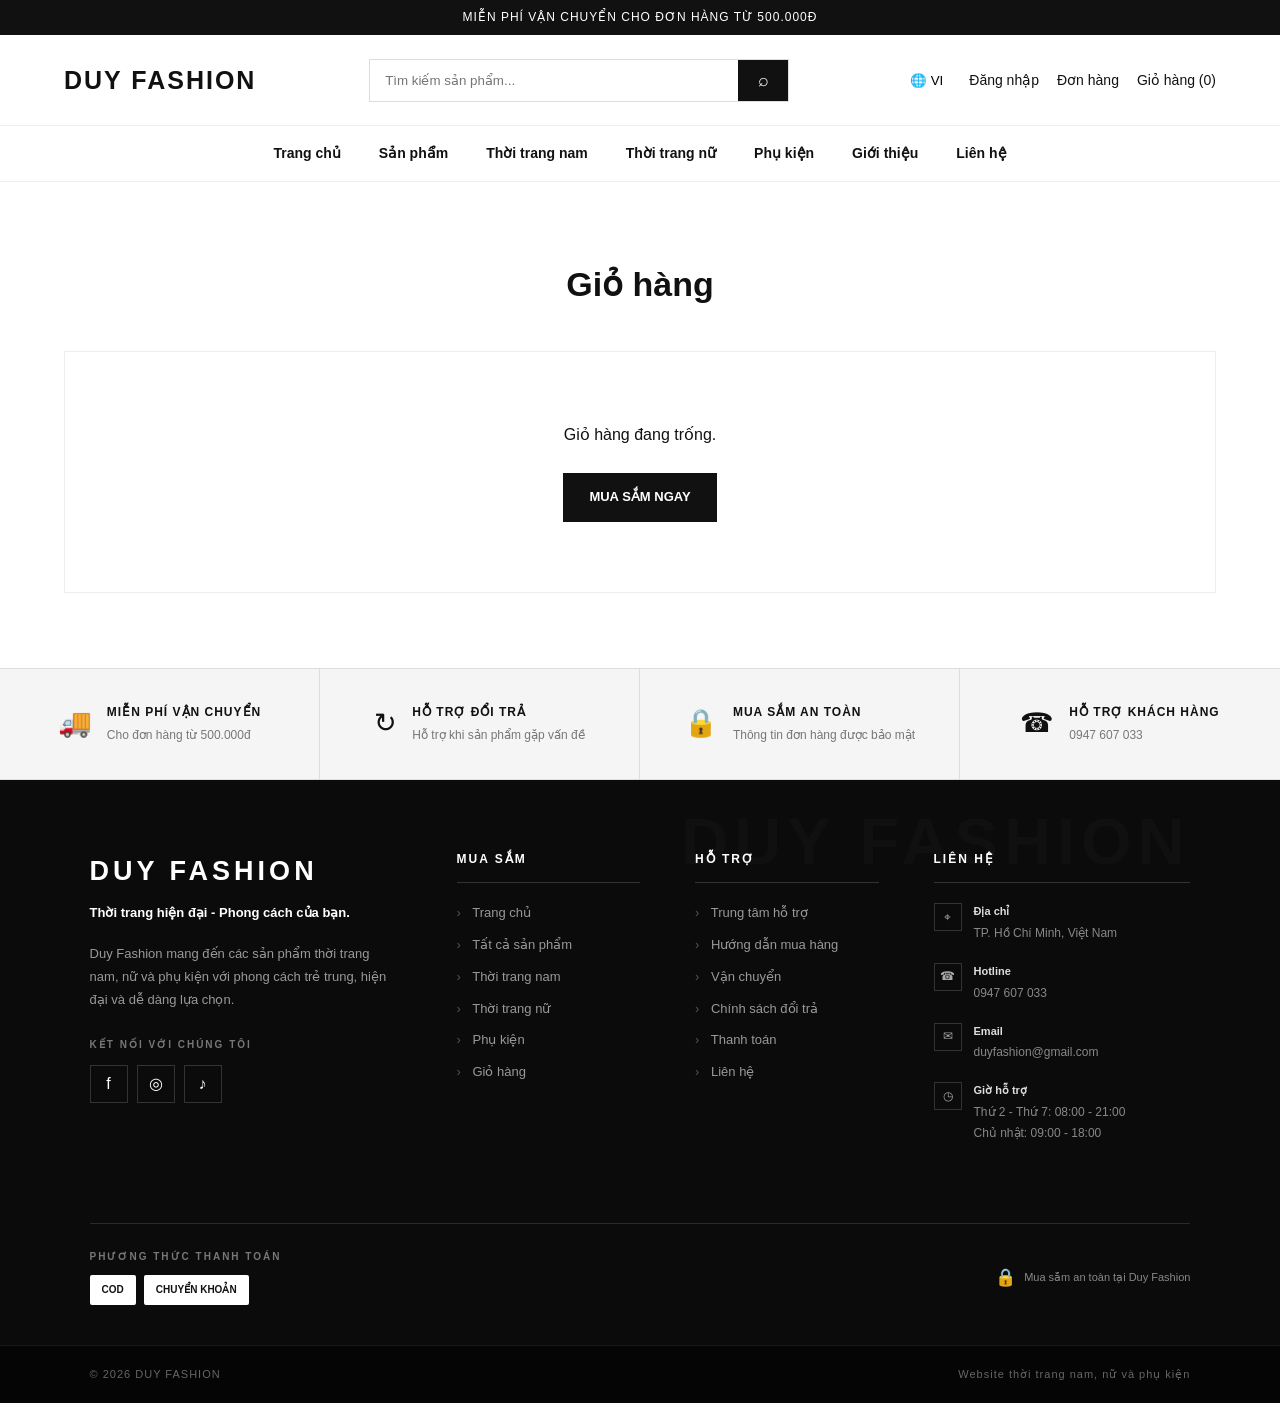
<file: giohang.html>
<!doctype html>
<html lang="vi">
<head>
<meta charset="utf-8">
<meta name="viewport" content="width=device-width,initial-scale=1">
<title>Giỏ hàng - Duy Fashion</title>
<link rel="stylesheet" href="css/style.css">
</head>
<body>

<div id="siteHeader"></div>

<section class="section">

<div class="section-title">
<h1 data-t="Giỏ hàng">Giỏ hàng</h1>
</div>

<div id="cart"></div>

</section>

<div id="siteFooter"></div>

<script src="js/script.js"></script>

<script>
function renderCart(){
let e=document.getElementById("cart");

if(!gioHang.length){
e.innerHTML=`
<div class="empty">
Giỏ hàng đang trống.
<br><br>
<a class="btn" href="sanpham.html">MUA SẮM NGAY</a>
</div>
`;
return;
}

let sub=gioHang.reduce((s,x)=>s+x.gia*x.qty,0);
let ship=sub>=500000?0:30000;

e.innerHTML=`
<table class="cart-table">

<tr>
<th>Sản phẩm</th>
<th>Phân loại</th>
<th>Giá</th>
<th>Số lượng</th>
<th>Thành tiền</th>
<th></th>
</tr>

${gioHang.map((x,i)=>`
<tr>
<td>
<img src="${x.hinh}">
${x.ten}
</td>

<td>
${x.color}
<br>
${x.size}
</td>

<td>
${money(x.gia)}
</td>

<td>
<button onclick="qtyChange(${i},-1)">−</button>
${x.qty}
<button onclick="qtyChange(${i},1)">+</button>
</td>

<td>
${money(x.gia*x.qty)}
</td>

<td>
<button onclick="del(${i})">Xóa</button>
</td>

</tr>
`).join("")}

</table>

<div class="summary">

<p>
Tạm tính:
<b>${money(sub)}</b>
</p>

<p>
Phí vận chuyển:
<b>${ship?money(ship):"Miễn phí"}</b>
</p>

<h2>
Tổng cộng:
${money(sub+ship)}
</h2>

<a class="btn" href="thanhtoan.html" data-t="Thanh toán">
Thanh toán
</a>

</div>
`;
}

function qtyChange(i,n){
gioHang[i].qty=Math.max(1,Math.min(10,gioHang[i].qty+n));
saveCart();
renderCart();
}

function del(i){
gioHang.splice(i,1);
saveCart();
renderCart();
}

document.addEventListener("DOMContentLoaded",renderCart);
</script>

</body>
</html>
</file>
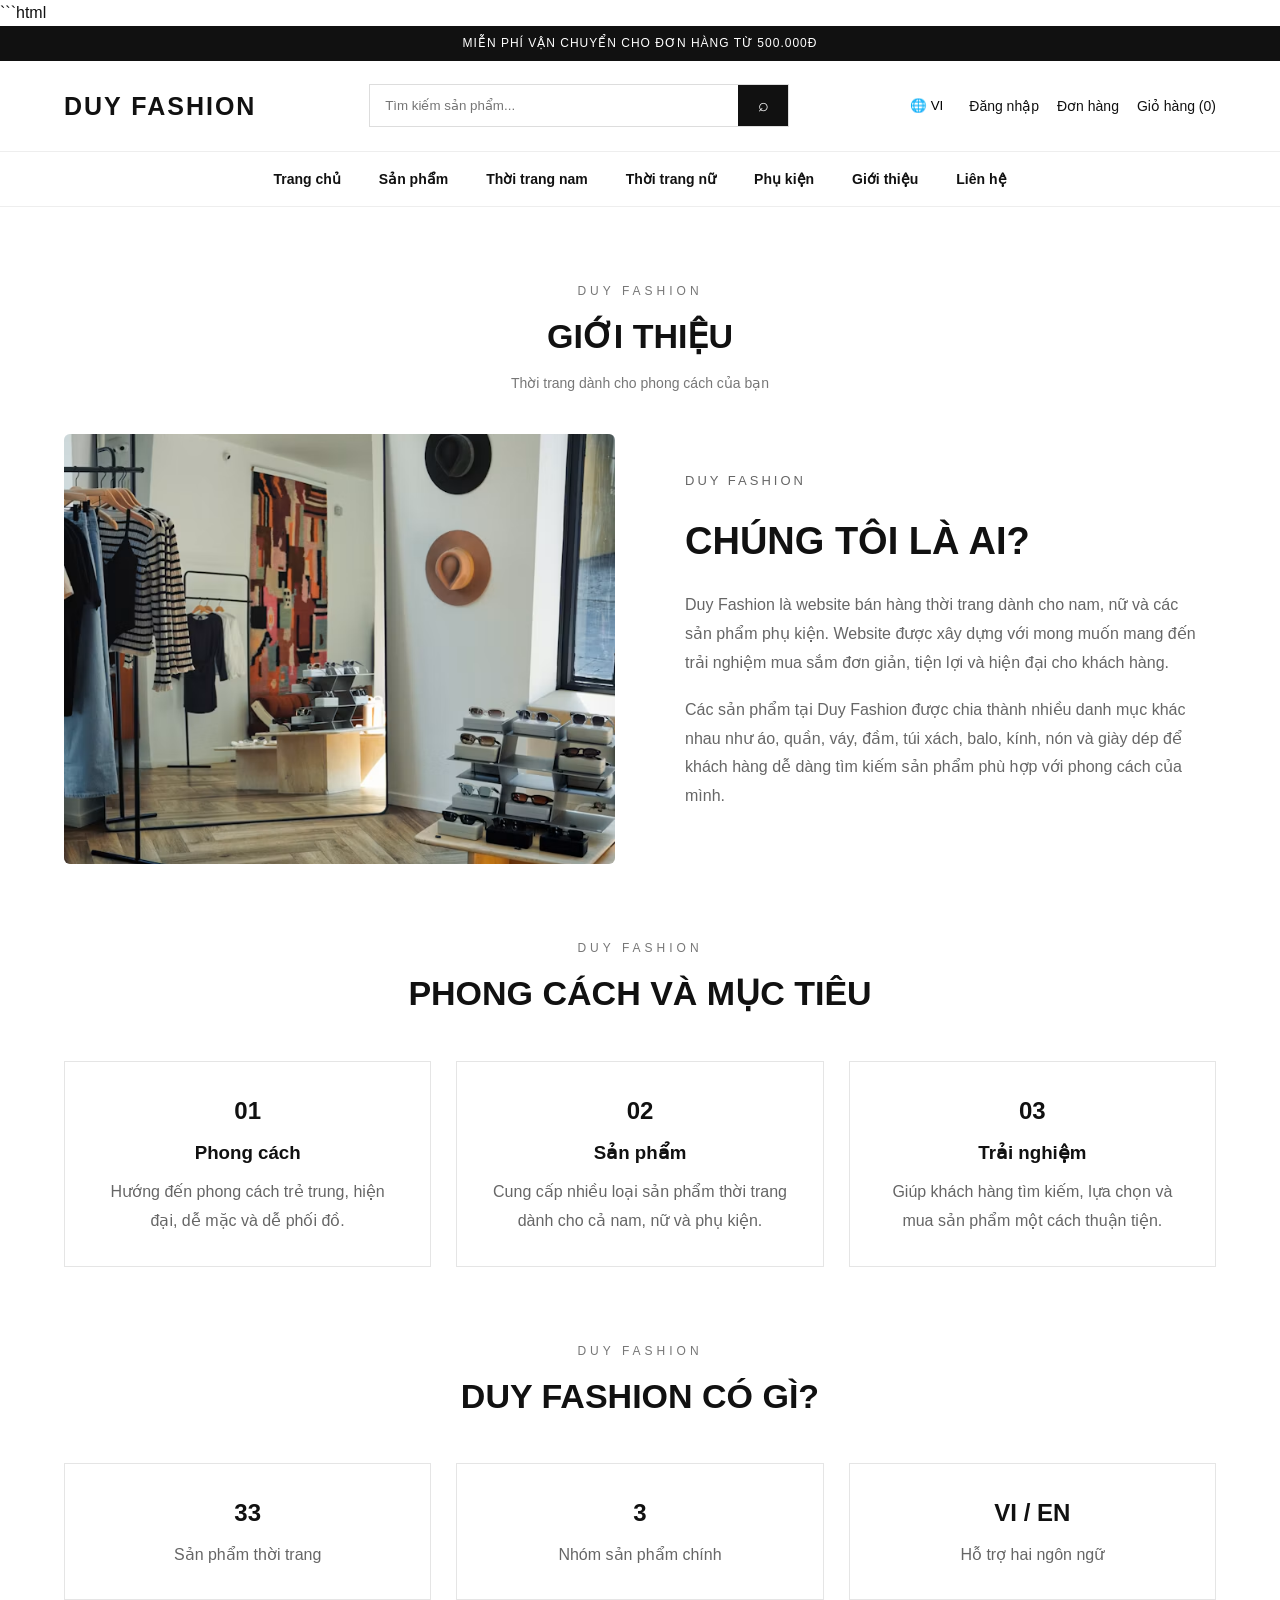
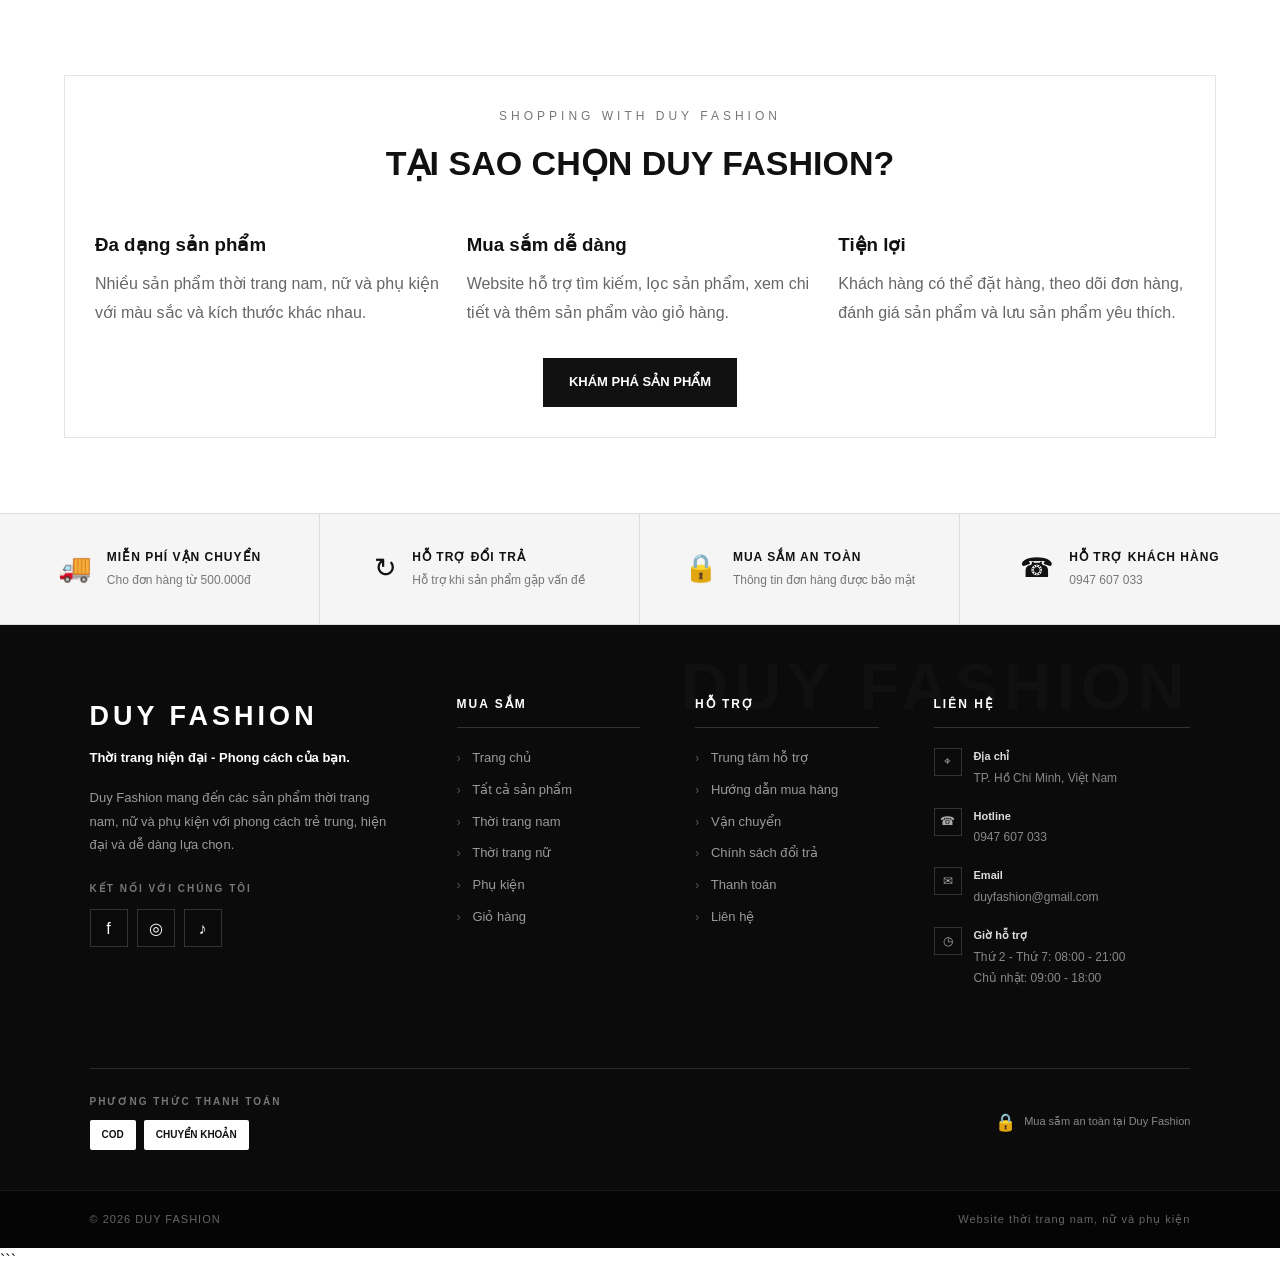
<file: gioithieu.html>
```html
<!doctype html>
<html lang="vi">

<head>
    <meta charset="utf-8">
    <meta name="viewport" content="width=device-width, initial-scale=1">
    <title>Giới thiệu - Duy Fashion</title>
    <link rel="stylesheet" href="css/style.css">
</head>

<body>

    <div id="siteHeader"></div>

    <section class="section">

        <div class="section-title">
            <p>DUY FASHION</p>
            <h1 id="aboutPageTitle">GIỚI THIỆU</h1>
            <p id="aboutPageSubtitle">
                Thời trang dành cho phong cách của bạn
            </p>
        </div>

        <div class="about-home">

            <div class="about-home-image">
                <img src="images/about.jpg" alt="Duy Fashion">
            </div>

            <div class="about-home-content">

                <p class="about-small">DUY FASHION</p>

                <h2 id="aboutWhoTitle">
                    CHÚNG TÔI LÀ AI?
                </h2>

                <p id="aboutWhoText1">
                    Duy Fashion là website bán hàng thời trang dành cho nam,
                    nữ và các sản phẩm phụ kiện. Website được xây dựng với
                    mong muốn mang đến trải nghiệm mua sắm đơn giản, tiện lợi
                    và hiện đại cho khách hàng.
                </p>

                <p id="aboutWhoText2">
                    Các sản phẩm tại Duy Fashion được chia thành nhiều danh mục
                    khác nhau như áo, quần, váy, đầm, túi xách, balo, kính,
                    nón và giày dép để khách hàng dễ dàng tìm kiếm sản phẩm
                    phù hợp với phong cách của mình.
                </p>

            </div>

        </div>

    </section>

    <section class="section">

        <div class="section-title">
            <p>DUY FASHION</p>
            <h2 id="aboutMissionTitle">
                PHONG CÁCH VÀ MỤC TIÊU
            </h2>
        </div>

        <div class="info-grid">

            <div class="box">
                <h2>01</h2>
                <h3 id="styleTitle">Phong cách</h3>
                <p id="styleText">
                    Hướng đến phong cách trẻ trung, hiện đại,
                    dễ mặc và dễ phối đồ.
                </p>
            </div>

            <div class="box">
                <h2>02</h2>
                <h3 id="qualityTitle">Sản phẩm</h3>
                <p id="qualityText">
                    Cung cấp nhiều loại sản phẩm thời trang
                    dành cho cả nam, nữ và phụ kiện.
                </p>
            </div>

            <div class="box">
                <h2>03</h2>
                <h3 id="experienceTitle">Trải nghiệm</h3>
                <p id="experienceText">
                    Giúp khách hàng tìm kiếm, lựa chọn và
                    mua sản phẩm một cách thuận tiện.
                </p>
            </div>

        </div>

    </section>

    <section class="section">

        <div class="section-title">
            <p>DUY FASHION</p>
            <h2 id="numberTitle">
                DUY FASHION CÓ GÌ?
            </h2>
        </div>

        <div class="info-grid">

            <div class="box">
                <h2>33</h2>
                <p id="productNumberText">
                    Sản phẩm thời trang
                </p>
            </div>

            <div class="box">
                <h2>3</h2>
                <p id="categoryNumberText">
                    Nhóm sản phẩm chính
                </p>
            </div>

            <div class="box">
                <h2>VI / EN</h2>
                <p id="languageNumberText">
                    Hỗ trợ hai ngôn ngữ
                </p>
            </div>

        </div>

    </section>

    <section class="section">

        <div class="box">

            <div class="section-title">
                <p>SHOPPING WITH DUY FASHION</p>

                <h2 id="whyTitle">
                    TẠI SAO CHỌN DUY FASHION?
                </h2>
            </div>

            <div class="info-grid">

                <div>
                    <h3 id="why1Title">
                        Đa dạng sản phẩm
                    </h3>

                    <p id="why1Text">
                        Nhiều sản phẩm thời trang nam, nữ và
                        phụ kiện với màu sắc và kích thước khác nhau.
                    </p>
                </div>

                <div>
                    <h3 id="why2Title">
                        Mua sắm dễ dàng
                    </h3>

                    <p id="why2Text">
                        Website hỗ trợ tìm kiếm, lọc sản phẩm,
                        xem chi tiết và thêm sản phẩm vào giỏ hàng.
                    </p>
                </div>

                <div>
                    <h3 id="why3Title">
                        Tiện lợi
                    </h3>

                    <p id="why3Text">
                        Khách hàng có thể đặt hàng, theo dõi đơn hàng,
                        đánh giá sản phẩm và lưu sản phẩm yêu thích.
                    </p>
                </div>

            </div>

            <div style="text-align:center; margin-top:30px;">
                <a class="btn" href="sanpham.html" id="aboutShopButton">
                    KHÁM PHÁ SẢN PHẨM
                </a>
            </div>

        </div>

    </section>

    <div id="siteFooter"></div>

    <script src="js/script.js"></script>

    <script>
        document.addEventListener("DOMContentLoaded", () => {
            if (ngonNgu === "en") {
                document.getElementById("aboutPageTitle").textContent = "ABOUT US";
                document.getElementById("aboutPageSubtitle").textContent = "Fashion for your personal style";

                document.getElementById("aboutWhoTitle").textContent = "WHO ARE WE?";
                document.getElementById("aboutWhoText1").textContent = "Duy Fashion is an online fashion store for men, women and accessories. The website is designed to provide customers with a simple, convenient and modern shopping experience.";
                document.getElementById("aboutWhoText2").textContent = "Products at Duy Fashion are divided into different categories including shirts, pants, dresses, handbags, backpacks, glasses, hats and footwear so customers can easily find products that match their style.";

                document.getElementById("aboutMissionTitle").textContent = "STYLE AND GOALS";

                document.getElementById("styleTitle").textContent = "Style";
                document.getElementById("styleText").textContent = "Young, modern and easy-to-style fashion for everyday wear.";

                document.getElementById("qualityTitle").textContent = "Products";
                document.getElementById("qualityText").textContent = "A variety of fashion products for men, women and accessories.";

                document.getElementById("experienceTitle").textContent = "Experience";
                document.getElementById("experienceText").textContent = "Helping customers search, select and purchase products conveniently.";

                document.getElementById("numberTitle").textContent = "WHAT DOES DUY FASHION OFFER?";
                document.getElementById("productNumberText").textContent = "Fashion products";
                document.getElementById("categoryNumberText").textContent = "Main product categories";
                document.getElementById("languageNumberText").textContent = "Two supported languages";

                document.getElementById("whyTitle").textContent = "WHY CHOOSE DUY FASHION?";

                document.getElementById("why1Title").textContent = "Product variety";
                document.getElementById("why1Text").textContent = "A variety of men's fashion, women's fashion and accessories with different colors and sizes.";

                document.getElementById("why2Title").textContent = "Easy shopping";
                document.getElementById("why2Text").textContent = "Search and filter products, view product details and add products to your shopping cart.";

                document.getElementById("why3Title").textContent = "Convenience";
                document.getElementById("why3Text").textContent = "Customers can place orders, track orders, review products and save favorite products.";

                document.getElementById("aboutShopButton").textContent = "EXPLORE PRODUCTS";
            }
        });
    </script>

</body>

</html>
```
</file>
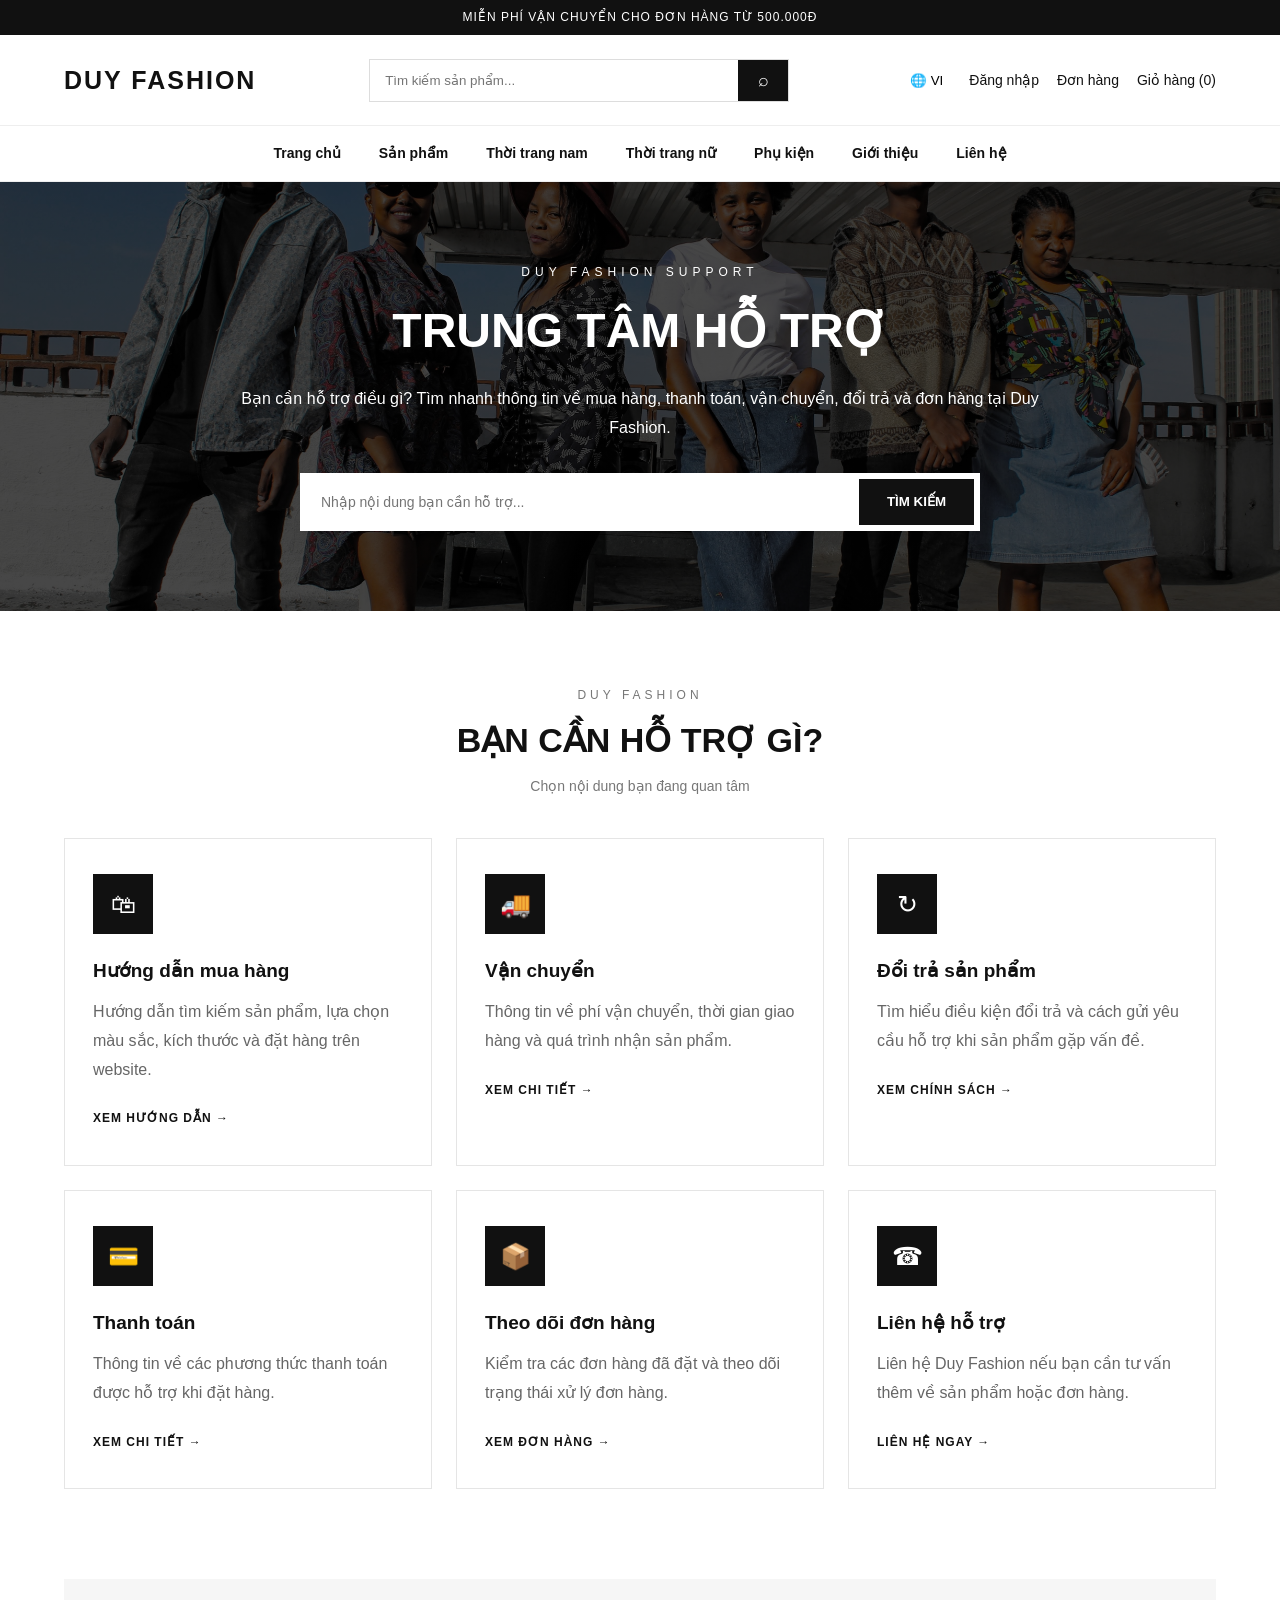
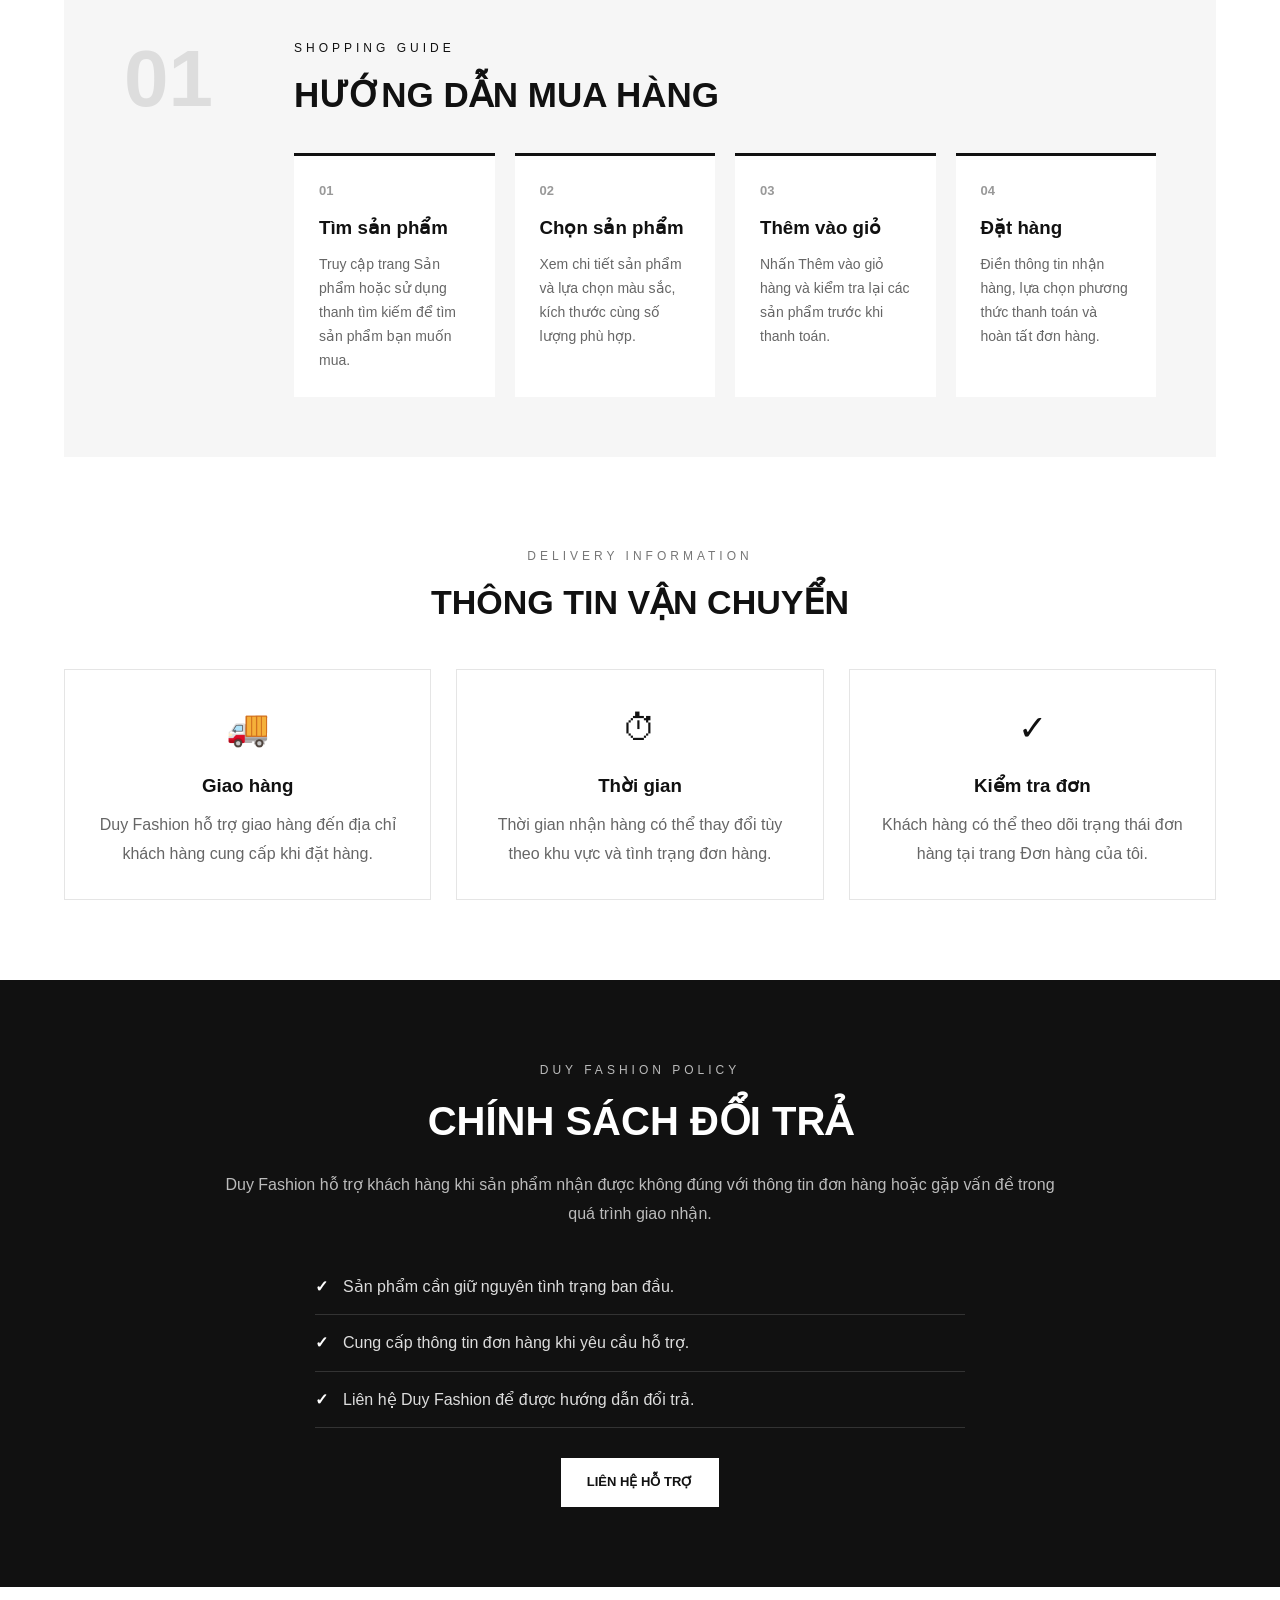
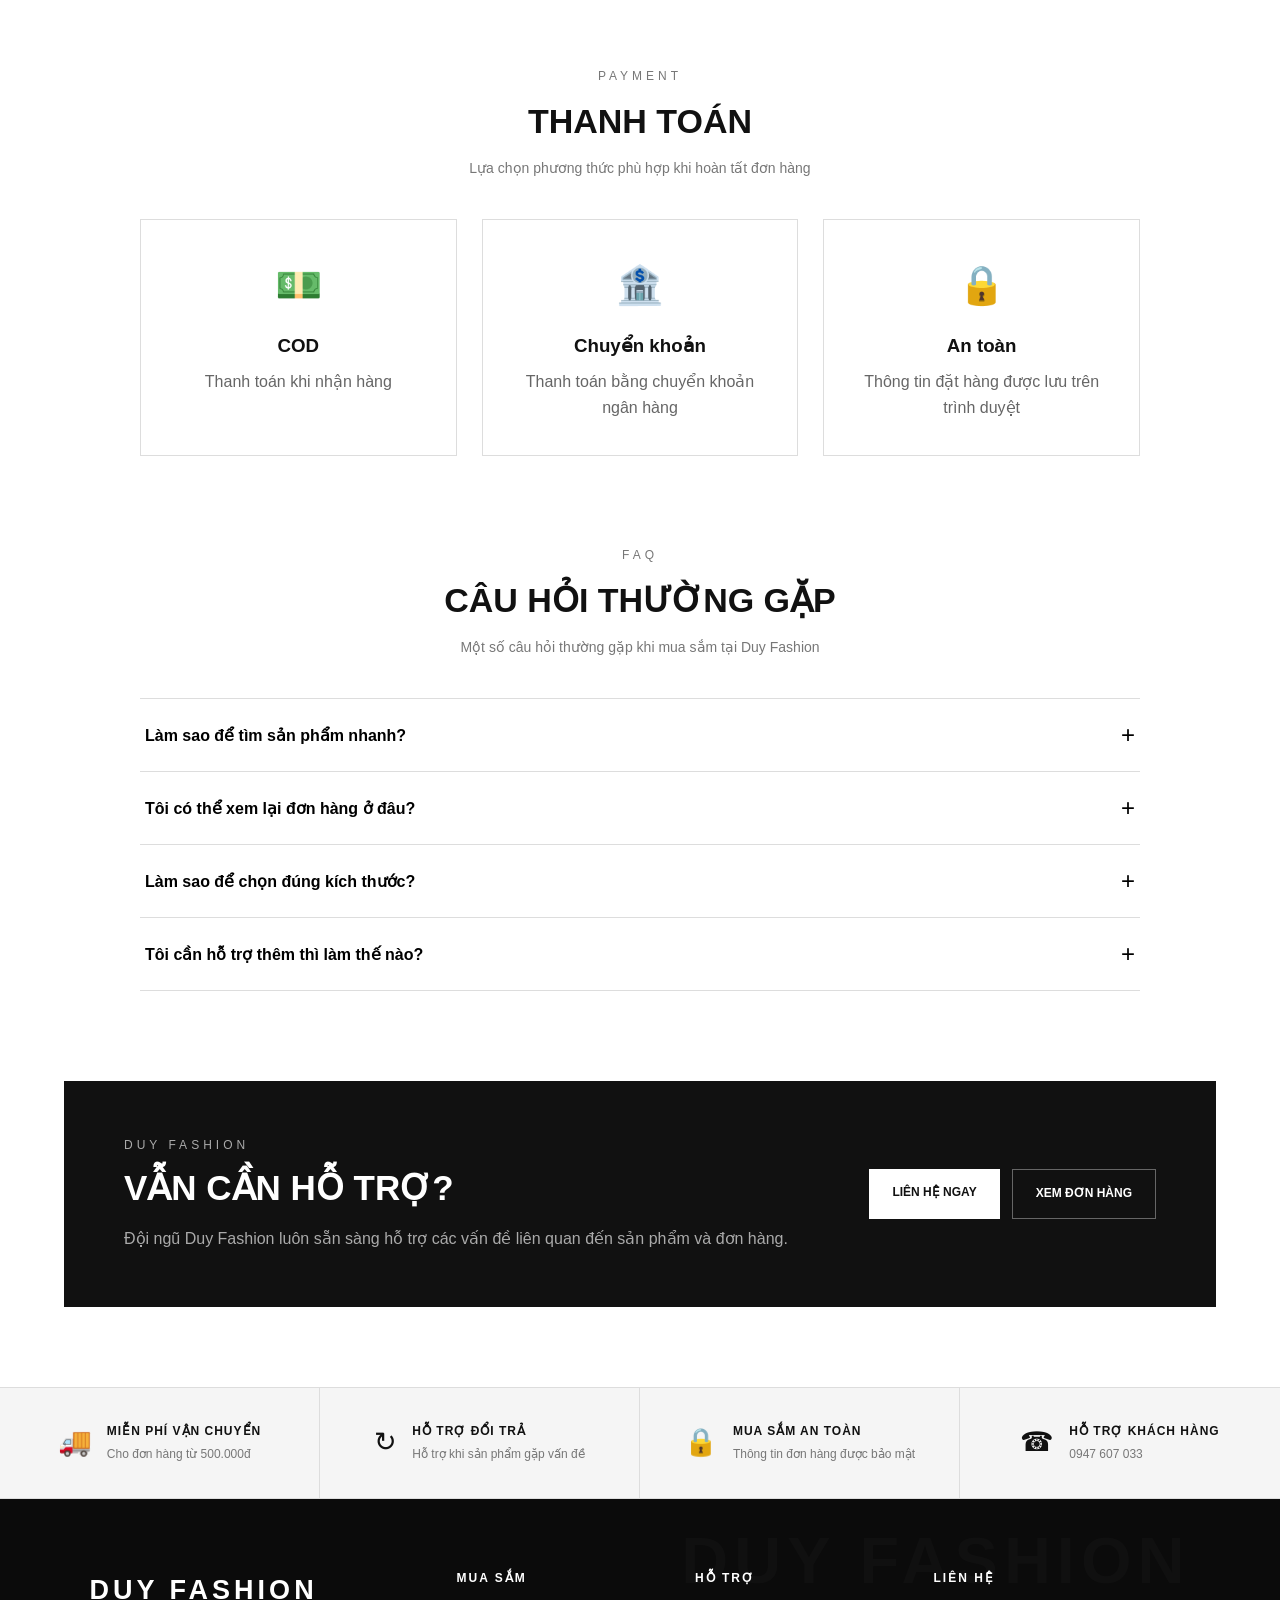
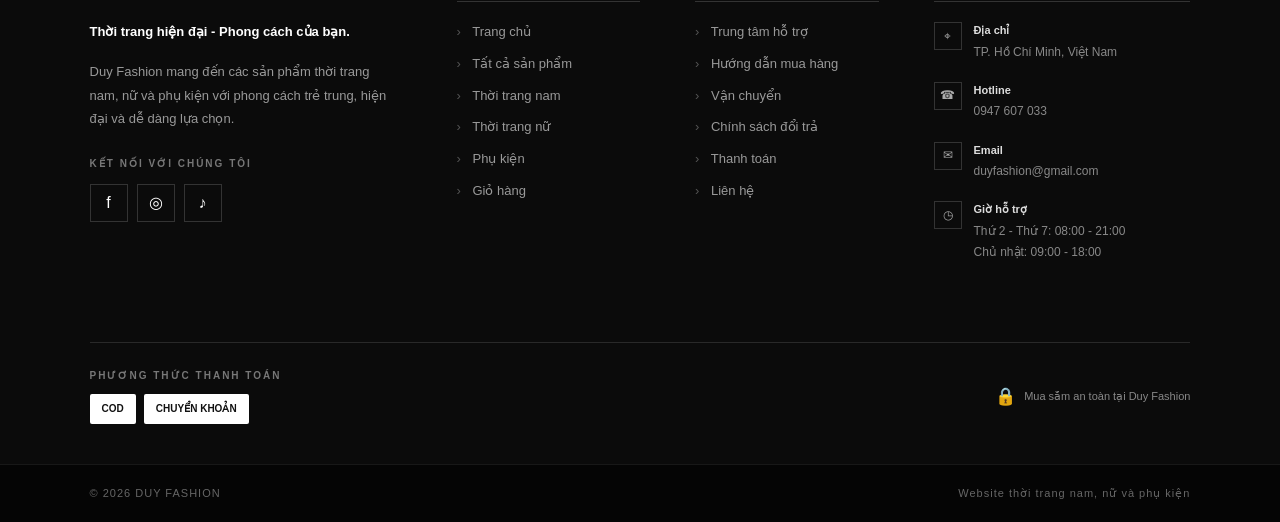
<file: hotro.html>
<!doctype html>
<html lang="vi">

<head>
    <meta charset="utf-8">
    <meta name="viewport" content="width=device-width, initial-scale=1">
    <title>Trung tâm hỗ trợ - Duy Fashion</title>
    <link rel="stylesheet" href="css/style.css">
</head>

<body>

    <div id="siteHeader"></div>

    <section class="support-hero">

        <div class="support-hero-content">

            <p>DUY FASHION SUPPORT</p>

            <h1 id="supportHeroTitle">
                TRUNG TÂM HỖ TRỢ
            </h1>

            <p id="supportHeroText">
                Bạn cần hỗ trợ điều gì? Tìm nhanh thông tin về mua hàng,
                thanh toán, vận chuyển, đổi trả và đơn hàng tại Duy Fashion.
            </p>

            <div class="support-search">
                <input
                    type="text"
                    id="supportSearch"
                    placeholder="Nhập nội dung bạn cần hỗ trợ..."
                >

                <button onclick="searchSupport()" id="supportSearchButton">
                    TÌM KIẾM
                </button>
            </div>

        </div>

    </section>

    <section class="section">

        <div class="section-title">
            <p>DUY FASHION</p>

            <h2 id="supportCategoryTitle">
                BẠN CẦN HỖ TRỢ GÌ?
            </h2>

            <p id="supportCategoryText">
                Chọn nội dung bạn đang quan tâm
            </p>
        </div>

        <div class="support-grid">

            <div class="support-card">
                <div class="support-icon">🛍</div>

                <h3 id="buyTitle">
                    Hướng dẫn mua hàng
                </h3>

                <p id="buyText">
                    Hướng dẫn tìm kiếm sản phẩm, lựa chọn màu sắc,
                    kích thước và đặt hàng trên website.
                </p>

                <a href="#shoppingGuide" id="buyButton">
                    XEM HƯỚNG DẪN →
                </a>
            </div>

            <div class="support-card">
                <div class="support-icon">🚚</div>

                <h3 id="shippingTitle">
                    Vận chuyển
                </h3>

                <p id="shippingText">
                    Thông tin về phí vận chuyển, thời gian giao hàng
                    và quá trình nhận sản phẩm.
                </p>

                <a href="#shippingGuide" id="shippingButton">
                    XEM CHI TIẾT →
                </a>
            </div>

            <div class="support-card">
                <div class="support-icon">↻</div>

                <h3 id="returnTitle">
                    Đổi trả sản phẩm
                </h3>

                <p id="returnText">
                    Tìm hiểu điều kiện đổi trả và cách gửi yêu cầu
                    hỗ trợ khi sản phẩm gặp vấn đề.
                </p>

                <a href="#returnGuide" id="returnButton">
                    XEM CHÍNH SÁCH →
                </a>
            </div>

            <div class="support-card">
                <div class="support-icon">💳</div>

                <h3 id="paymentTitle">
                    Thanh toán
                </h3>

                <p id="paymentText">
                    Thông tin về các phương thức thanh toán
                    được hỗ trợ khi đặt hàng.
                </p>

                <a href="#paymentGuide" id="paymentButton">
                    XEM CHI TIẾT →
                </a>
            </div>

            <div class="support-card">
                <div class="support-icon">📦</div>

                <h3 id="trackingTitle">
                    Theo dõi đơn hàng
                </h3>

                <p id="trackingText">
                    Kiểm tra các đơn hàng đã đặt và theo dõi
                    trạng thái xử lý đơn hàng.
                </p>

                <a href="donhang.html" id="trackingButton">
                    XEM ĐƠN HÀNG →
                </a>
            </div>

            <div class="support-card">
                <div class="support-icon">☎</div>

                <h3 id="contactSupportTitle">
                    Liên hệ hỗ trợ
                </h3>

                <p id="contactSupportText">
                    Liên hệ Duy Fashion nếu bạn cần tư vấn thêm
                    về sản phẩm hoặc đơn hàng.
                </p>

                <a href="lienhe.html" id="contactSupportButton">
                    LIÊN HỆ NGAY →
                </a>
            </div>

        </div>

    </section>

    <section class="support-detail" id="shoppingGuide">

        <div class="support-number">
            01
        </div>

        <div>
            <p class="support-small">SHOPPING GUIDE</p>

            <h2 id="shoppingGuideTitle">
                HƯỚNG DẪN MUA HÀNG
            </h2>

            <div class="support-steps">

                <div>
                    <strong>01</strong>

                    <h3 id="step1Title">
                        Tìm sản phẩm
                    </h3>

                    <p id="step1Text">
                        Truy cập trang Sản phẩm hoặc sử dụng thanh tìm kiếm
                        để tìm sản phẩm bạn muốn mua.
                    </p>
                </div>

                <div>
                    <strong>02</strong>

                    <h3 id="step2Title">
                        Chọn sản phẩm
                    </h3>

                    <p id="step2Text">
                        Xem chi tiết sản phẩm và lựa chọn màu sắc,
                        kích thước cùng số lượng phù hợp.
                    </p>
                </div>

                <div>
                    <strong>03</strong>

                    <h3 id="step3Title">
                        Thêm vào giỏ
                    </h3>

                    <p id="step3Text">
                        Nhấn Thêm vào giỏ hàng và kiểm tra lại
                        các sản phẩm trước khi thanh toán.
                    </p>
                </div>

                <div>
                    <strong>04</strong>

                    <h3 id="step4Title">
                        Đặt hàng
                    </h3>

                    <p id="step4Text">
                        Điền thông tin nhận hàng, lựa chọn phương thức
                        thanh toán và hoàn tất đơn hàng.
                    </p>
                </div>

            </div>
        </div>

    </section>

    <section class="section" id="shippingGuide">

        <div class="section-title">
            <p>DELIVERY INFORMATION</p>

            <h2 id="deliveryTitle">
                THÔNG TIN VẬN CHUYỂN
            </h2>
        </div>

        <div class="info-grid">

            <div class="box support-info-box">
                <span>🚚</span>

                <h3 id="delivery1Title">
                    Giao hàng
                </h3>

                <p id="delivery1Text">
                    Duy Fashion hỗ trợ giao hàng đến địa chỉ
                    khách hàng cung cấp khi đặt hàng.
                </p>
            </div>

            <div class="box support-info-box">
                <span>⏱</span>

                <h3 id="delivery2Title">
                    Thời gian
                </h3>

                <p id="delivery2Text">
                    Thời gian nhận hàng có thể thay đổi tùy
                    theo khu vực và tình trạng đơn hàng.
                </p>
            </div>

            <div class="box support-info-box">
                <span>✓</span>

                <h3 id="delivery3Title">
                    Kiểm tra đơn
                </h3>

                <p id="delivery3Text">
                    Khách hàng có thể theo dõi trạng thái
                    đơn hàng tại trang Đơn hàng của tôi.
                </p>
            </div>

        </div>

    </section>

    <section class="support-policy" id="returnGuide">

        <div class="support-policy-content">

            <p class="support-small">
                DUY FASHION POLICY
            </p>

            <h2 id="returnPolicyTitle">
                CHÍNH SÁCH ĐỔI TRẢ
            </h2>

            <p id="returnPolicyText">
                Duy Fashion hỗ trợ khách hàng khi sản phẩm nhận được
                không đúng với thông tin đơn hàng hoặc gặp vấn đề
                trong quá trình giao nhận.
            </p>

            <div class="policy-list">

                <div>
                    <span>✓</span>
                    <p id="policy1">
                        Sản phẩm cần giữ nguyên tình trạng ban đầu.
                    </p>
                </div>

                <div>
                    <span>✓</span>
                    <p id="policy2">
                        Cung cấp thông tin đơn hàng khi yêu cầu hỗ trợ.
                    </p>
                </div>

                <div>
                    <span>✓</span>
                    <p id="policy3">
                        Liên hệ Duy Fashion để được hướng dẫn đổi trả.
                    </p>
                </div>

            </div>

            <a class="btn" href="lienhe.html" id="returnContactButton">
                LIÊN HỆ HỖ TRỢ
            </a>

        </div>

    </section>

    <section class="section" id="paymentGuide">

        <div class="section-title">
            <p>PAYMENT</p>

            <h2 id="paymentSectionTitle">
                THANH TOÁN
            </h2>

            <p id="paymentSectionText">
                Lựa chọn phương thức phù hợp khi hoàn tất đơn hàng
            </p>
        </div>

        <div class="payment-support-grid">

            <div class="payment-support-card">
                <div>💵</div>
                <h3>COD</h3>

                <p id="codText">
                    Thanh toán khi nhận hàng
                </p>
            </div>

            <div class="payment-support-card">
                <div>🏦</div>

                <h3 id="bankTitle">
                    Chuyển khoản
                </h3>

                <p id="bankText">
                    Thanh toán bằng chuyển khoản ngân hàng
                </p>
            </div>

            <div class="payment-support-card">
                <div>🔒</div>

                <h3 id="safeTitle">
                    An toàn
                </h3>

                <p id="safeText">
                    Thông tin đặt hàng được lưu trên trình duyệt
                </p>
            </div>

        </div>

    </section>

    <section class="faq-section">

        <div class="section-title">
            <p>FAQ</p>

            <h2 id="faqTitle">
                CÂU HỎI THƯỜNG GẶP
            </h2>

            <p id="faqSubtitle">
                Một số câu hỏi thường gặp khi mua sắm tại Duy Fashion
            </p>
        </div>

        <div class="faq-list">

            <div class="faq-item">
                <button onclick="toggleFaq(this)">
                    <span id="faq1Question">
                        Làm sao để tìm sản phẩm nhanh?
                    </span>
                    <b>+</b>
                </button>

                <div class="faq-answer">
                    <p id="faq1Answer">
                        Bạn có thể sử dụng thanh tìm kiếm phía trên
                        hoặc bộ lọc tại trang Sản phẩm.
                    </p>
                </div>
            </div>

            <div class="faq-item">
                <button onclick="toggleFaq(this)">
                    <span id="faq2Question">
                        Tôi có thể xem lại đơn hàng ở đâu?
                    </span>
                    <b>+</b>
                </button>

                <div class="faq-answer">
                    <p id="faq2Answer">
                        Bạn có thể truy cập mục Đơn hàng trên thanh menu
                        để xem các đơn hàng đã đặt.
                    </p>
                </div>
            </div>

            <div class="faq-item">
                <button onclick="toggleFaq(this)">
                    <span id="faq3Question">
                        Làm sao để chọn đúng kích thước?
                    </span>
                    <b>+</b>
                </button>

                <div class="faq-answer">
                    <p id="faq3Answer">
                        Tại trang chi tiết sản phẩm, bạn có thể xem
                        các kích thước hiện có và lựa chọn trước khi thêm vào giỏ.
                    </p>
                </div>
            </div>

            <div class="faq-item">
                <button onclick="toggleFaq(this)">
                    <span id="faq4Question">
                        Tôi cần hỗ trợ thêm thì làm thế nào?
                    </span>
                    <b>+</b>
                </button>

                <div class="faq-answer">
                    <p id="faq4Answer">
                        Bạn có thể truy cập trang Liên hệ và gửi nội dung
                        cần hỗ trợ cho Duy Fashion.
                    </p>
                </div>
            </div>

        </div>

    </section>

    <section class="support-contact">

        <div>
            <p>DUY FASHION</p>

            <h2 id="needHelpTitle">
                VẪN CẦN HỖ TRỢ?
            </h2>

            <p id="needHelpText">
                Đội ngũ Duy Fashion luôn sẵn sàng hỗ trợ
                các vấn đề liên quan đến sản phẩm và đơn hàng.
            </p>
        </div>

        <div class="support-contact-buttons">

            <a class="support-white-btn" href="lienhe.html" id="contactNowButton">
                LIÊN HỆ NGAY
            </a>

            <a class="support-outline-btn" href="donhang.html" id="viewOrderButton">
                XEM ĐƠN HÀNG
            </a>

        </div>

    </section>

    <div id="siteFooter"></div>

    <script src="js/script.js"></script>

    <script>
        function toggleFaq(button) {
            let item = button.parentElement;
            let answer = item.querySelector(".faq-answer");
            let icon = button.querySelector("b");

            if (item.classList.contains("open")) {
                item.classList.remove("open");
                answer.style.maxHeight = null;
                icon.textContent = "+";
            } else {
                document.querySelectorAll(".faq-item").forEach(x => {
                    x.classList.remove("open");
                    x.querySelector(".faq-answer").style.maxHeight = null;
                    x.querySelector("b").textContent = "+";
                });

                item.classList.add("open");
                answer.style.maxHeight = answer.scrollHeight + "px";
                icon.textContent = "−";
            }
        }

        function searchSupport() {
            let q = document
                .getElementById("supportSearch")
                .value
                .trim()
                .toLowerCase();

            if (!q) {
                toast(
                    text(
                        "Vui lòng nhập nội dung cần hỗ trợ",
                        "Please enter what you need help with"
                    )
                );
                return;
            }

            if (
                q.includes("giao") ||
                q.includes("ship") ||
                q.includes("vận chuyển") ||
                q.includes("delivery")
            ) {
                document
                    .getElementById("shippingGuide")
                    .scrollIntoView({ behavior: "smooth" });
                return;
            }

            if (
                q.includes("đổi") ||
                q.includes("trả") ||
                q.includes("return")
            ) {
                document
                    .getElementById("returnGuide")
                    .scrollIntoView({ behavior: "smooth" });
                return;
            }

            if (
                q.includes("thanh toán") ||
                q.includes("payment") ||
                q.includes("cod") ||
                q.includes("chuyển khoản")
            ) {
                document
                    .getElementById("paymentGuide")
                    .scrollIntoView({ behavior: "smooth" });
                return;
            }

            if (
                q.includes("mua") ||
                q.includes("đặt") ||
                q.includes("size") ||
                q.includes("shopping")
            ) {
                document
                    .getElementById("shoppingGuide")
                    .scrollIntoView({ behavior: "smooth" });
                return;
            }

            if (
                q.includes("đơn hàng") ||
                q.includes("order")
            ) {
                location.href = "donhang.html";
                return;
            }

            toast(
                text(
                    "Bạn có thể xem câu hỏi thường gặp hoặc liên hệ Duy Fashion",
                    "Please check the FAQ or contact Duy Fashion"
                )
            );
        }

        document
            .getElementById("supportSearch")
            .addEventListener("keydown", e => {
                if (e.key === "Enter") {
                    searchSupport();
                }
            });

        document.addEventListener("DOMContentLoaded", () => {
            if (ngonNgu === "en") {
                document.getElementById("supportHeroTitle").textContent =
                    "SUPPORT CENTER";

                document.getElementById("supportHeroText").textContent =
                    "How can we help you? Find information about shopping, payment, shipping, returns and your Duy Fashion orders.";

                document.getElementById("supportSearch").placeholder =
                    "What do you need help with?";

                document.getElementById("supportSearchButton").textContent =
                    "SEARCH";

                document.getElementById("supportCategoryTitle").textContent =
                    "HOW CAN WE HELP?";

                document.getElementById("supportCategoryText").textContent =
                    "Choose the topic you are interested in";

                document.getElementById("buyTitle").textContent =
                    "Shopping guide";

                document.getElementById("buyText").textContent =
                    "Learn how to search for products, choose colors and sizes, and place an order.";

                document.getElementById("buyButton").textContent =
                    "VIEW GUIDE →";

                document.getElementById("shippingTitle").textContent =
                    "Shipping";

                document.getElementById("shippingText").textContent =
                    "Information about shipping, delivery times and receiving your products.";

                document.getElementById("shippingButton").textContent =
                    "VIEW DETAILS →";

                document.getElementById("returnTitle").textContent =
                    "Returns";

                document.getElementById("returnText").textContent =
                    "Learn about return conditions and how to request support.";

                document.getElementById("returnButton").textContent =
                    "VIEW POLICY →";

                document.getElementById("paymentTitle").textContent =
                    "Payment";

                document.getElementById("paymentText").textContent =
                    "Information about available payment methods when placing an order.";

                document.getElementById("paymentButton").textContent =
                    "VIEW DETAILS →";

                document.getElementById("trackingTitle").textContent =
                    "Order tracking";

                document.getElementById("trackingText").textContent =
                    "View your orders and follow their current status.";

                document.getElementById("trackingButton").textContent =
                    "VIEW ORDERS →";

                document.getElementById("contactSupportTitle").textContent =
                    "Contact support";

                document.getElementById("contactSupportText").textContent =
                    "Contact Duy Fashion if you need more help with products or orders.";

                document.getElementById("contactSupportButton").textContent =
                    "CONTACT US →";

                document.getElementById("shoppingGuideTitle").textContent =
                    "SHOPPING GUIDE";

                document.getElementById("step1Title").textContent =
                    "Find products";

                document.getElementById("step1Text").textContent =
                    "Visit the Products page or use the search bar to find the product you want.";

                document.getElementById("step2Title").textContent =
                    "Choose a product";

                document.getElementById("step2Text").textContent =
                    "View product details and select a suitable color, size and quantity.";

                document.getElementById("step3Title").textContent =
                    "Add to cart";

                document.getElementById("step3Text").textContent =
                    "Add the product to your cart and review your items before checkout.";

                document.getElementById("step4Title").textContent =
                    "Place order";

                document.getElementById("step4Text").textContent =
                    "Enter delivery information, choose a payment method and complete your order.";

                document.getElementById("deliveryTitle").textContent =
                    "SHIPPING INFORMATION";

                document.getElementById("delivery1Title").textContent =
                    "Delivery";

                document.getElementById("delivery1Text").textContent =
                    "Duy Fashion delivers orders to the address provided by the customer.";

                document.getElementById("delivery2Title").textContent =
                    "Delivery time";

                document.getElementById("delivery2Text").textContent =
                    "Delivery times may vary depending on the area and order status.";

                document.getElementById("delivery3Title").textContent =
                    "Track order";

                document.getElementById("delivery3Text").textContent =
                    "Customers can track their order status from the Orders page.";

                document.getElementById("returnPolicyTitle").textContent =
                    "RETURN POLICY";

                document.getElementById("returnPolicyText").textContent =
                    "Duy Fashion supports customers when the received product does not match the order or has a delivery issue.";

                document.getElementById("policy1").textContent =
                    "Products should remain in their original condition.";

                document.getElementById("policy2").textContent =
                    "Provide your order information when requesting support.";

                document.getElementById("policy3").textContent =
                    "Contact Duy Fashion for return instructions.";

                document.getElementById("returnContactButton").textContent =
                    "CONTACT SUPPORT";

                document.getElementById("paymentSectionTitle").textContent =
                    "PAYMENT";

                document.getElementById("paymentSectionText").textContent =
                    "Choose a suitable payment method when completing your order.";

                document.getElementById("codText").textContent =
                    "Pay when you receive your order";

                document.getElementById("bankTitle").textContent =
                    "Bank transfer";

                document.getElementById("bankText").textContent =
                    "Pay by bank transfer";

                document.getElementById("safeTitle").textContent =
                    "Secure";

                document.getElementById("safeText").textContent =
                    "Order information is stored in your browser";

                document.getElementById("faqTitle").textContent =
                    "FREQUENTLY ASKED QUESTIONS";

                document.getElementById("faqSubtitle").textContent =
                    "Common questions when shopping at Duy Fashion";

                document.getElementById("faq1Question").textContent =
                    "How can I find products quickly?";

                document.getElementById("faq1Answer").textContent =
                    "Use the search bar at the top or the filters on the Products page.";

                document.getElementById("faq2Question").textContent =
                    "Where can I view my orders?";

                document.getElementById("faq2Answer").textContent =
                    "Open Orders from the navigation menu to view your previous orders.";

                document.getElementById("faq3Question").textContent =
                    "How do I choose the correct size?";

                document.getElementById("faq3Answer").textContent =
                    "Available sizes are displayed on the product detail page before you add the item to your cart.";

                document.getElementById("faq4Question").textContent =
                    "What if I need more support?";

                document.getElementById("faq4Answer").textContent =
                    "Visit the Contact page and send your request to Duy Fashion.";

                document.getElementById("needHelpTitle").textContent =
                    "STILL NEED HELP?";

                document.getElementById("needHelpText").textContent =
                    "The Duy Fashion team is ready to help with products and orders.";

                document.getElementById("contactNowButton").textContent =
                    "CONTACT US";

                document.getElementById("viewOrderButton").textContent =
                    "VIEW ORDERS";
            }
        });
    </script>

</body>

</html>
</file>
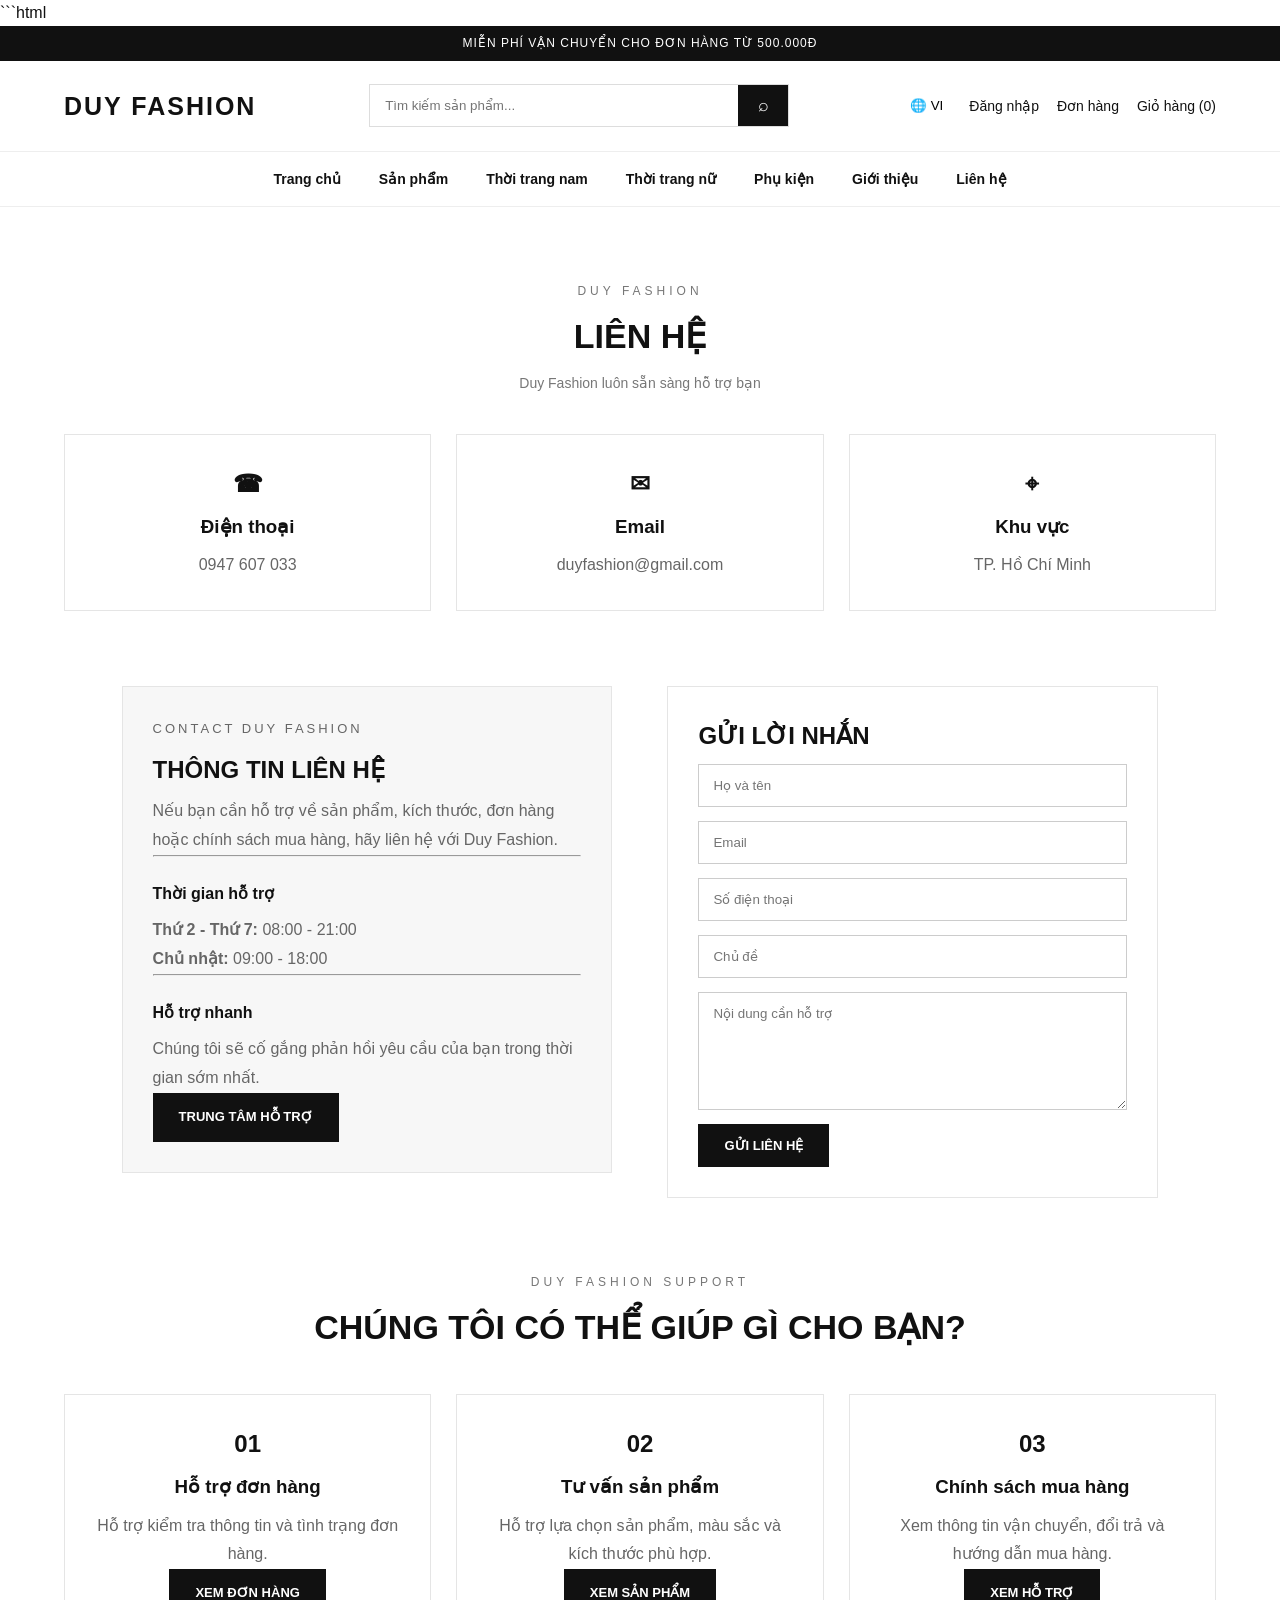
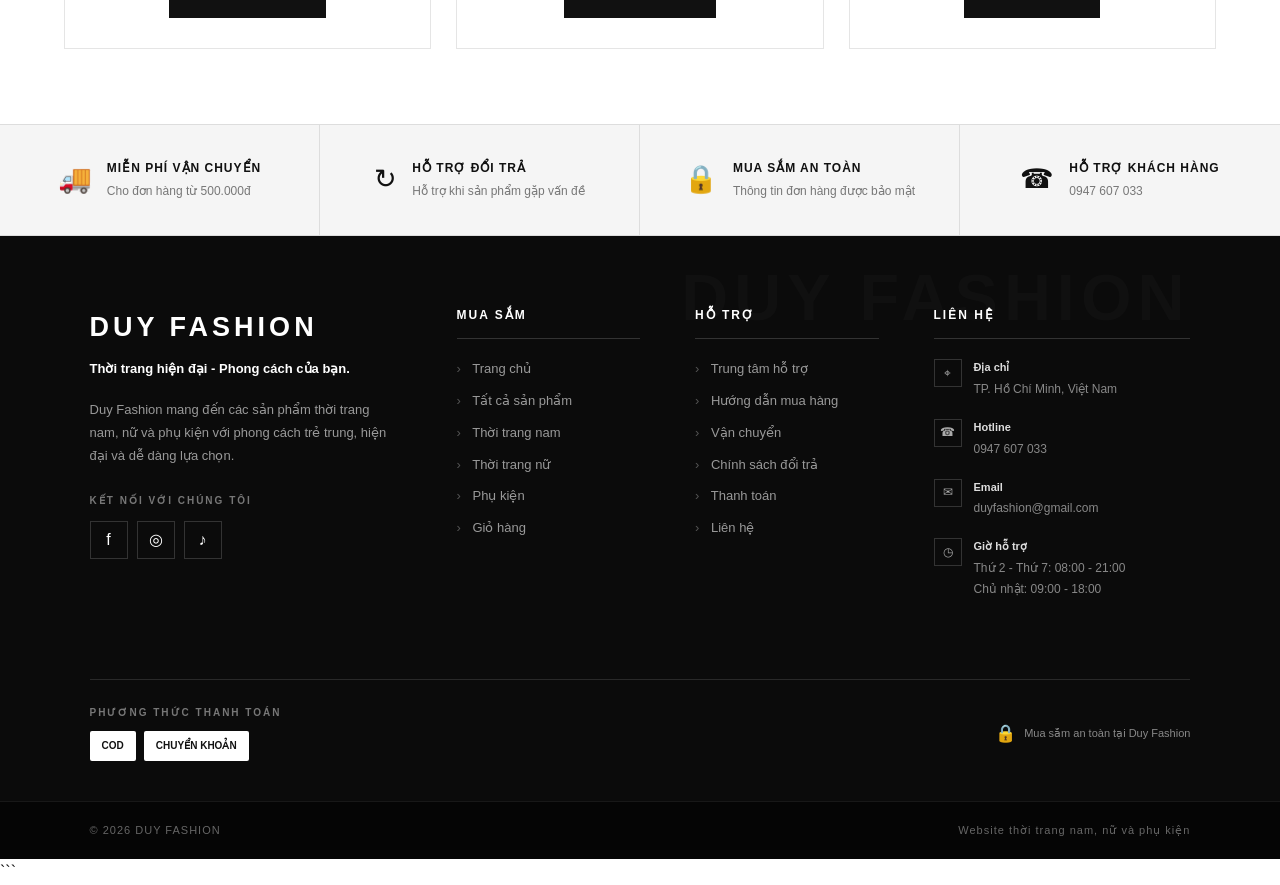
<file: lienhe.html>
```html
<!doctype html>
<html lang="vi">

<head>
    <meta charset="utf-8">
    <meta name="viewport" content="width=device-width, initial-scale=1">
    <title>Liên hệ - Duy Fashion</title>
    <link rel="stylesheet" href="css/style.css">
</head>

<body>

    <div id="siteHeader"></div>

    <section class="section">

        <div class="section-title">
            <p>DUY FASHION</p>
            <h1 id="contactTitle">LIÊN HỆ</h1>
            <p id="contactSubtitle">
                Duy Fashion luôn sẵn sàng hỗ trợ bạn
            </p>
        </div>

        <div class="info-grid">

            <div class="box">
                <h2>☎</h2>
                <h3 id="phoneTitle">Điện thoại</h3>
                <p>0947 607 033</p>
            </div>

            <div class="box">
                <h2>✉</h2>
                <h3>Email</h3>
                <p>duyfashion@gmail.com</p>
            </div>

            <div class="box">
                <h2>⌖</h2>
                <h3 id="addressTitle">Khu vực</h3>
                <p>TP. Hồ Chí Minh</p>
            </div>

        </div>

    </section>

    <section class="section">

        <div class="detail">

            <div class="box">

                <p class="about-small">
                    CONTACT DUY FASHION
                </p>

                <h2 id="contactInfoTitle">
                    THÔNG TIN LIÊN HỆ
                </h2>

                <p id="contactInfoText">
                    Nếu bạn cần hỗ trợ về sản phẩm, kích thước,
                    đơn hàng hoặc chính sách mua hàng, hãy liên hệ
                    với Duy Fashion.
                </p>

                <hr>

                <h3 id="supportTimeTitle">
                    Thời gian hỗ trợ
                </h3>

                <p>
                    <strong id="weekdayTitle">
                        Thứ 2 - Thứ 7:
                    </strong>
                    08:00 - 21:00
                </p>

                <p>
                    <strong id="sundayTitle">
                        Chủ nhật:
                    </strong>
                    09:00 - 18:00
                </p>

                <hr>

                <h3 id="quickSupportTitle">
                    Hỗ trợ nhanh
                </h3>

                <p id="quickSupportText">
                    Chúng tôi sẽ cố gắng phản hồi yêu cầu của bạn
                    trong thời gian sớm nhất.
                </p>

                <a class="btn" href="hotro.html" id="supportButton">
                    TRUNG TÂM HỖ TRỢ
                </a>

            </div>

            <div class="box">

                <h2 id="messageTitle">
                    GỬI LỜI NHẮN
                </h2>

                <form id="contactForm">

                    <input
                        id="contactName"
                        type="text"
                        placeholder="Họ và tên"
                    >

                    <input
                        id="contactEmail"
                        type="email"
                        placeholder="Email"
                    >

                    <input
                        id="contactPhone"
                        type="tel"
                        placeholder="Số điện thoại"
                    >

                    <input
                        id="contactSubject"
                        type="text"
                        placeholder="Chủ đề"
                    >

                    <textarea
                        id="contactMessage"
                        rows="6"
                        placeholder="Nội dung cần hỗ trợ"
                    ></textarea>

                    <button
                        class="btn"
                        type="submit"
                        id="contactButton"
                    >
                        GỬI LIÊN HỆ
                    </button>

                </form>

            </div>

        </div>

    </section>

    <section class="section">

        <div class="section-title">
            <p>DUY FASHION SUPPORT</p>
            <h2 id="supportContactTitle">
                CHÚNG TÔI CÓ THỂ GIÚP GÌ CHO BẠN?
            </h2>
        </div>

        <div class="info-grid">

            <div class="box">
                <h2>01</h2>

                <h3 id="orderSupportTitle">
                    Hỗ trợ đơn hàng
                </h3>

                <p id="orderSupportText">
                    Hỗ trợ kiểm tra thông tin và tình trạng đơn hàng.
                </p>

                <a href="donhang.html" class="btn" id="orderSupportButton">
                    XEM ĐƠN HÀNG
                </a>
            </div>

            <div class="box">
                <h2>02</h2>

                <h3 id="productSupportTitle">
                    Tư vấn sản phẩm
                </h3>

                <p id="productSupportText">
                    Hỗ trợ lựa chọn sản phẩm, màu sắc và kích thước phù hợp.
                </p>

                <a href="sanpham.html" class="btn" id="productSupportButton">
                    XEM SẢN PHẨM
                </a>
            </div>

            <div class="box">
                <h2>03</h2>

                <h3 id="policySupportTitle">
                    Chính sách mua hàng
                </h3>

                <p id="policySupportText">
                    Xem thông tin vận chuyển, đổi trả và hướng dẫn mua hàng.
                </p>

                <a href="hotro.html" class="btn" id="policySupportButton">
                    XEM HỖ TRỢ
                </a>
            </div>

        </div>

    </section>

    <div id="siteFooter"></div>

    <script src="js/script.js"></script>

    <script>
        document.getElementById("contactForm").addEventListener("submit", function(e) {
            e.preventDefault();

            let name = document.getElementById("contactName").value.trim();
            let email = document.getElementById("contactEmail").value.trim();
            let phone = document.getElementById("contactPhone").value.trim();
            let subject = document.getElementById("contactSubject").value.trim();
            let message = document.getElementById("contactMessage").value.trim();

            if (!name || !email || !phone || !subject || !message) {
                toast(
                    text(
                        "Vui lòng nhập đầy đủ thông tin",
                        "Please complete all information"
                    )
                );

                return;
            }

            toast(
                text(
                    "Gửi liên hệ thành công",
                    "Message sent successfully"
                )
            );

            document.getElementById("contactForm").reset();
        });

        document.addEventListener("DOMContentLoaded", () => {
            if (ngonNgu === "en") {
                document.getElementById("contactTitle").textContent = "CONTACT";
                document.getElementById("contactSubtitle").textContent = "Duy Fashion is always ready to support you";

                document.getElementById("phoneTitle").textContent = "Phone";
                document.getElementById("addressTitle").textContent = "Location";

                document.getElementById("contactInfoTitle").textContent = "CONTACT INFORMATION";
                document.getElementById("contactInfoText").textContent = "If you need support with products, sizes, orders or shopping policies, please contact Duy Fashion.";

                document.getElementById("supportTimeTitle").textContent = "Support hours";
                document.getElementById("weekdayTitle").textContent = "Monday - Saturday:";
                document.getElementById("sundayTitle").textContent = "Sunday:";

                document.getElementById("quickSupportTitle").textContent = "Quick support";
                document.getElementById("quickSupportText").textContent = "We will try to respond to your request as soon as possible.";
                document.getElementById("supportButton").textContent = "SUPPORT CENTER";

                document.getElementById("messageTitle").textContent = "SEND A MESSAGE";
                document.getElementById("contactName").placeholder = "Full name";
                document.getElementById("contactPhone").placeholder = "Phone number";
                document.getElementById("contactSubject").placeholder = "Subject";
                document.getElementById("contactMessage").placeholder = "How can we help you?";
                document.getElementById("contactButton").textContent = "SEND MESSAGE";

                document.getElementById("supportContactTitle").textContent = "HOW CAN WE HELP YOU?";

                document.getElementById("orderSupportTitle").textContent = "Order support";
                document.getElementById("orderSupportText").textContent = "Check your order information and current order status.";
                document.getElementById("orderSupportButton").textContent = "VIEW ORDERS";

                document.getElementById("productSupportTitle").textContent = "Product advice";
                document.getElementById("productSupportText").textContent = "Get help choosing suitable products, colors and sizes.";
                document.getElementById("productSupportButton").textContent = "VIEW PRODUCTS";

                document.getElementById("policySupportTitle").textContent = "Shopping policies";
                document.getElementById("policySupportText").textContent = "View shipping, return and shopping guide information.";
                document.getElementById("policySupportButton").textContent = "VIEW SUPPORT";
            }
        });
    </script>

</body>

</html>
```
</file>
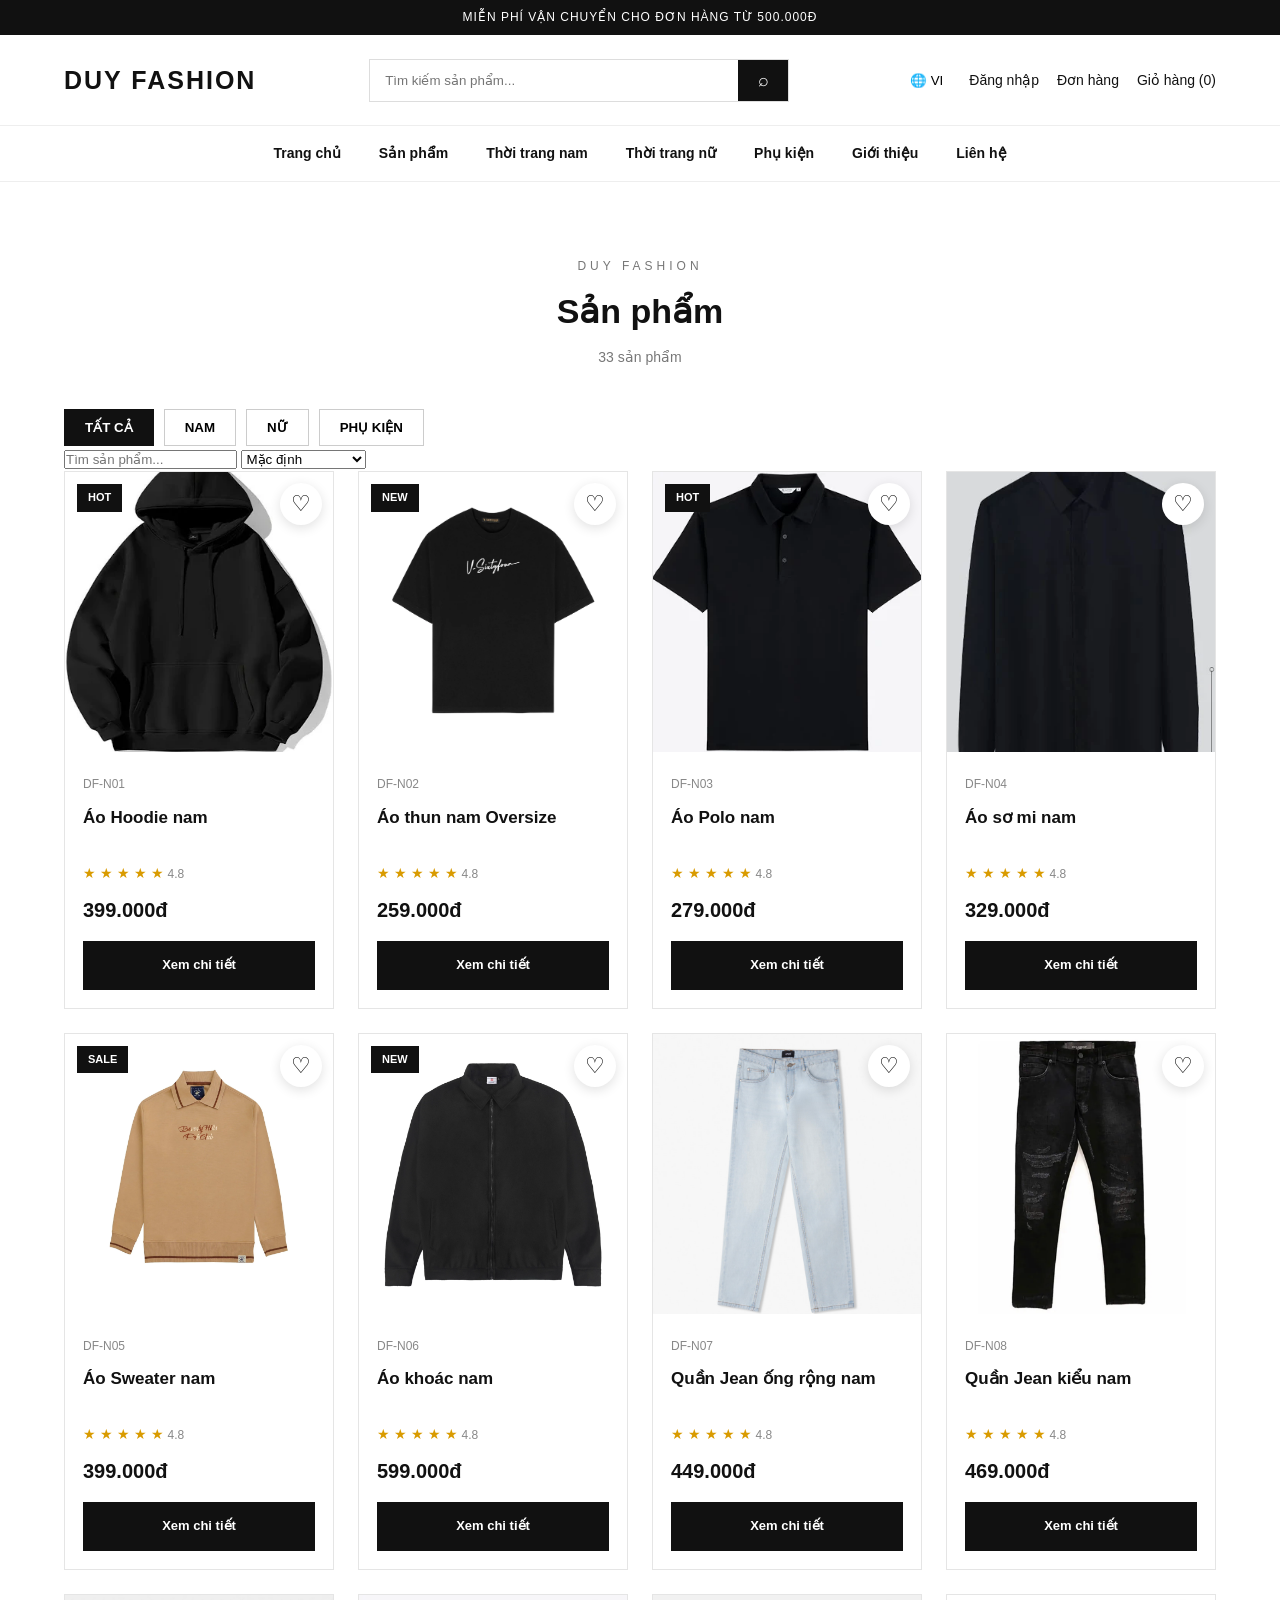
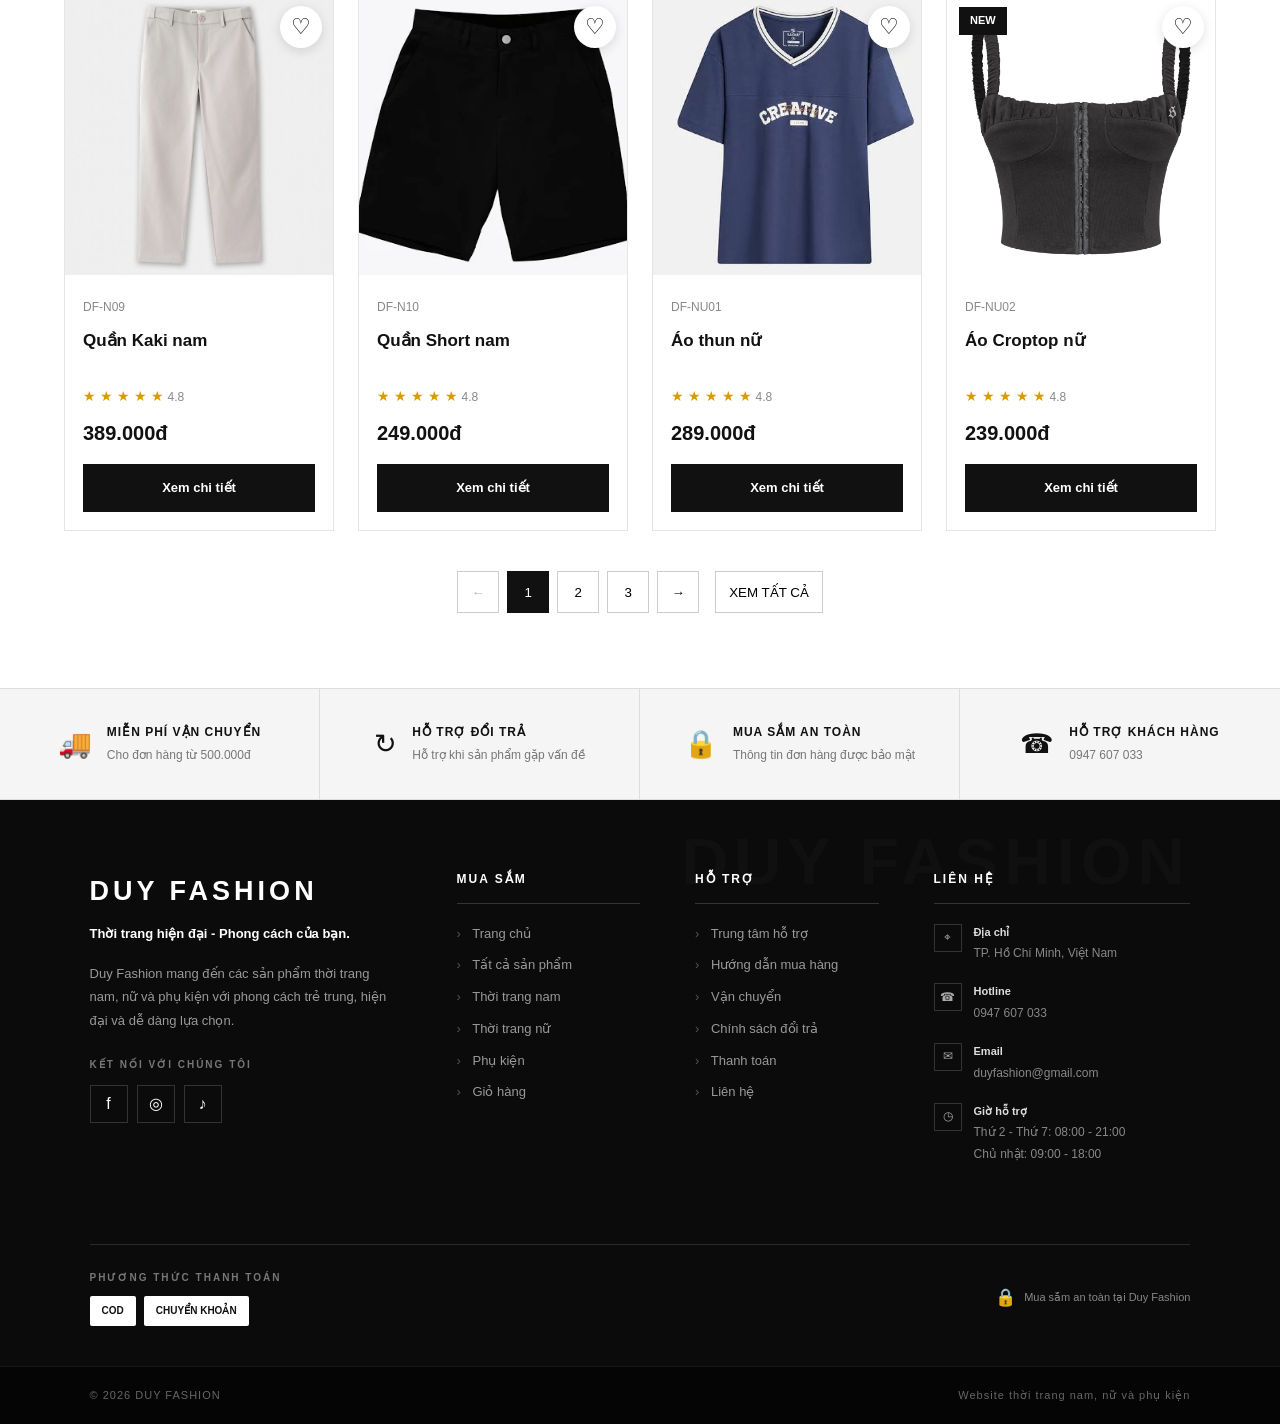
<file: sanpham.html>
<!doctype html>
<html lang="vi">
<head>
<meta charset="utf-8">
<meta name="viewport" content="width=device-width,initial-scale=1">
<title>Sản phẩm - Duy Fashion</title>
<link rel="stylesheet" href="css/style.css">
</head>
<body>

<div id="siteHeader"></div>

<section class="section">

<div class="section-title">
<p>DUY FASHION</p>
<h1 data-t="Sản phẩm">Sản phẩm</h1>
<p id="count"></p>
</div>

<div class="tools">

<div class="filters">
<button class="active" data-filter="all" onclick="filterProduct('all',this)">TẤT CẢ</button>
<button data-filter="nam" onclick="filterProduct('nam',this)">NAM</button>
<button data-filter="nu" onclick="filterProduct('nu',this)">NỮ</button>
<button data-filter="phukien" onclick="filterProduct('phukien',this)">PHỤ KIỆN</button>
</div>

<div>
<input id="searchProduct" placeholder="Tìm sản phẩm..." oninput="renderProducts()">

<select id="sortProduct" onchange="renderProducts()">
<option value="default">Mặc định</option>
<option value="new">Mới nhất</option>
<option value="low">Giá thấp đến cao</option>
<option value="high">Giá cao đến thấp</option>
</select>
</div>

</div>

<div class="grid" id="productList"></div>

<div class="pagination" id="pagination"></div>

</section>

<div id="siteFooter"></div>

<script src="js/script.js"></script>

<script>
let currentFilter="all";
let currentPage=1;
let viewAll=false;
const perPage=12;

function filterProduct(type,button){
currentFilter=type;
currentPage=1;
viewAll=false;
document.querySelectorAll(".filters button").forEach(x=>x.classList.remove("active"));
button.classList.add("active");
renderProducts();
}

function getList(){
let q=document.getElementById("searchProduct").value.toLowerCase().trim();
let sort=document.getElementById("sortProduct").value;

let list=products.filter(p=>{
let okCat=currentFilter==="all"||p.nhom===currentFilter;
let okSearch=!q||p.ten.toLowerCase().includes(q)||p.ma.toLowerCase().includes(q);
return okCat&&okSearch;
});

if(sort==="low")list.sort((a,b)=>a.gia-b.gia);
if(sort==="high")list.sort((a,b)=>b.gia-a.gia);
if(sort==="new")list.sort((a,b)=>b.order-a.order);

return list;
}

function renderProducts(){
let list=getList();
document.getElementById("count").textContent=list.length+" sản phẩm";

let show=list;

if(!viewAll){
let start=(currentPage-1)*perPage;
show=list.slice(start,start+perPage);
}

document.getElementById("productList").innerHTML=show.map(card).join("");

renderPagination(list.length);
}

function renderPagination(total){
let box=document.getElementById("pagination");
let pages=Math.ceil(total/perPage);
let html="";

if(!viewAll&&pages>1){
html+=`<button onclick="changePage(${currentPage-1})" ${currentPage===1?"disabled":""}>←</button>`;

for(let i=1;i<=pages;i++){
html+=`<button class="${i===currentPage?"active":""}" onclick="changePage(${i})">${i}</button>`;
}

html+=`<button onclick="changePage(${currentPage+1})" ${currentPage===pages?"disabled":""}>→</button><br>`;
}

if(total>perPage){
html+=`<button onclick="toggleAll()">${viewAll?"RÚT GỌN":"XEM TẤT CẢ"}</button>`;
}

box.innerHTML=html;
}

function changePage(p){
let pages=Math.ceil(getList().length/perPage);
if(p<1||p>pages)return;
currentPage=p;
renderProducts();
window.scrollTo({top:250,behavior:"smooth"});
}

function toggleAll(){
viewAll=!viewAll;
currentPage=1;
renderProducts();
}

document.addEventListener("DOMContentLoaded",()=>{
let params=new URLSearchParams(location.search);
let loai=params.get("loai");

if(loai){
currentFilter=loai;
document.querySelectorAll(".filters button").forEach(x=>{
x.classList.toggle("active",x.dataset.filter===loai);
});
}

let saved=localStorage.getItem("search");

if(saved){
document.getElementById("searchProduct").value=saved;
localStorage.removeItem("search");
}

renderProducts();
});
</script>

</body>
</html>
</file>
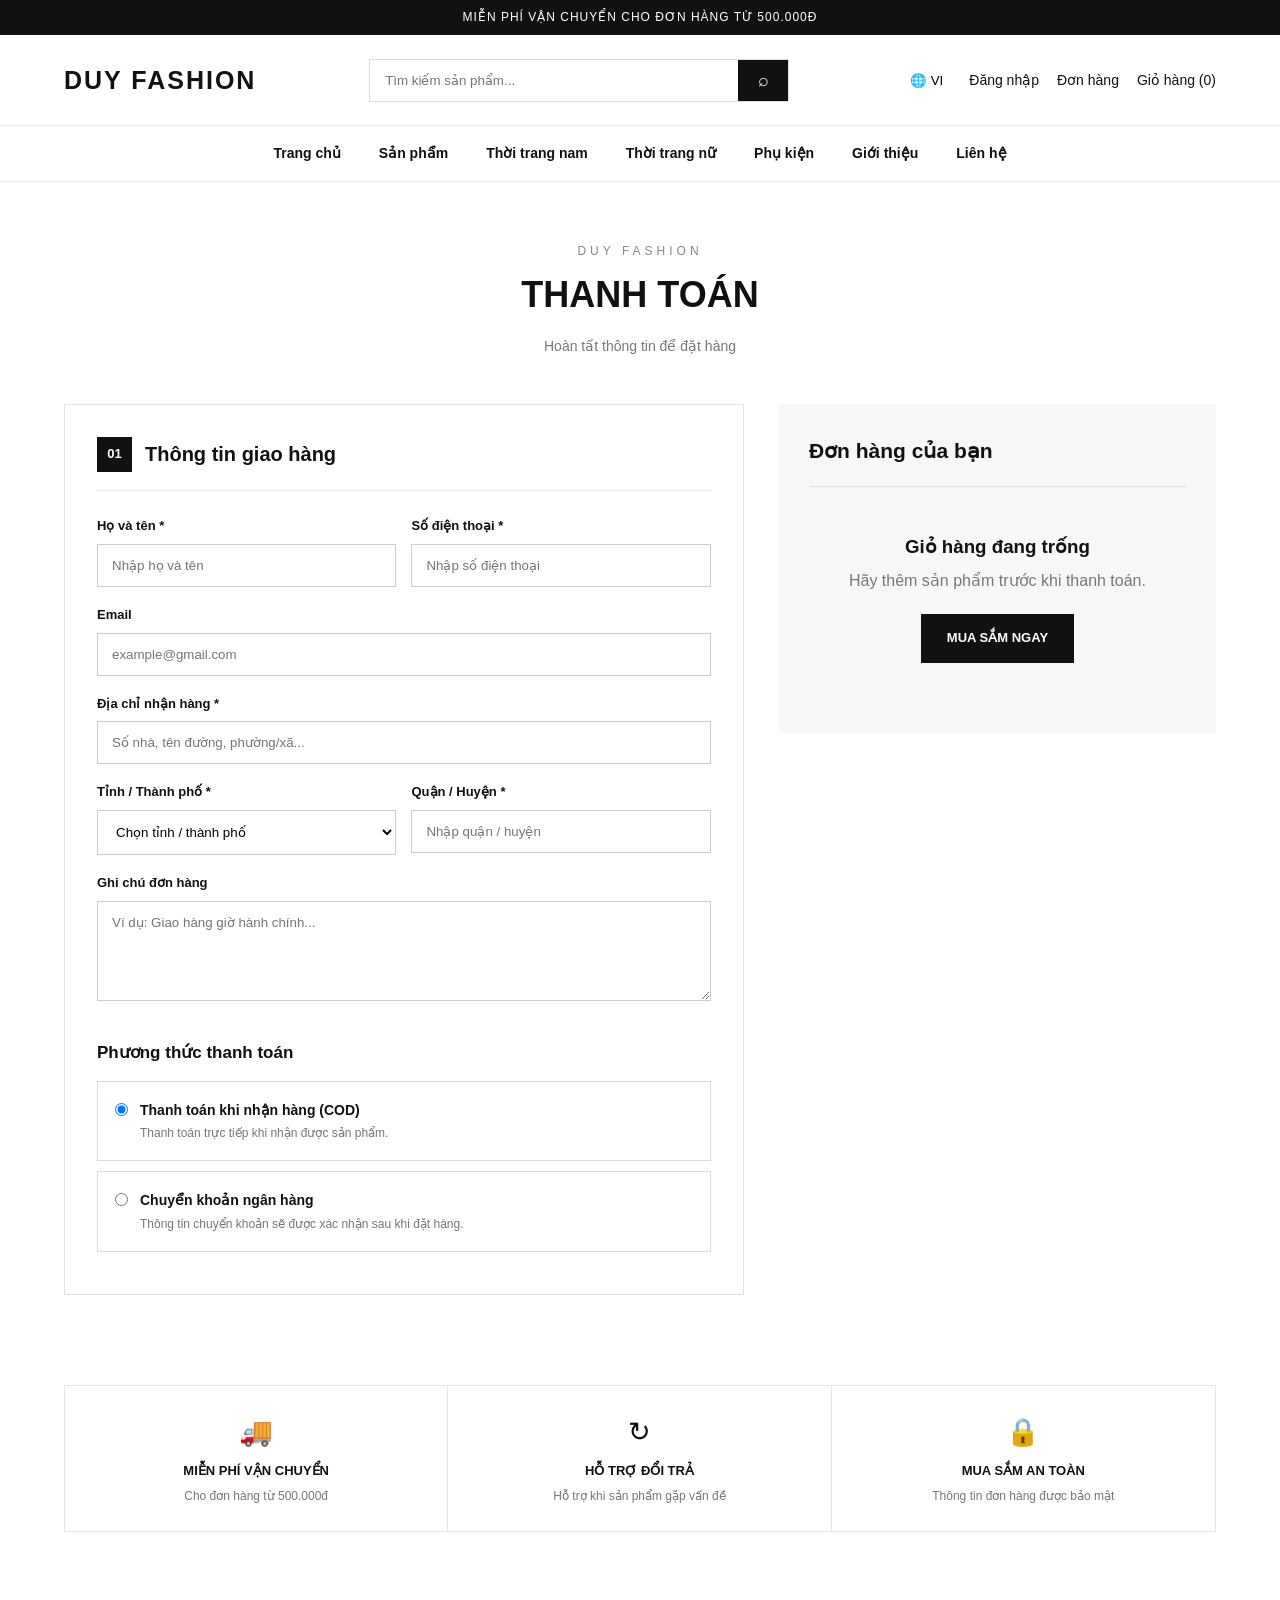
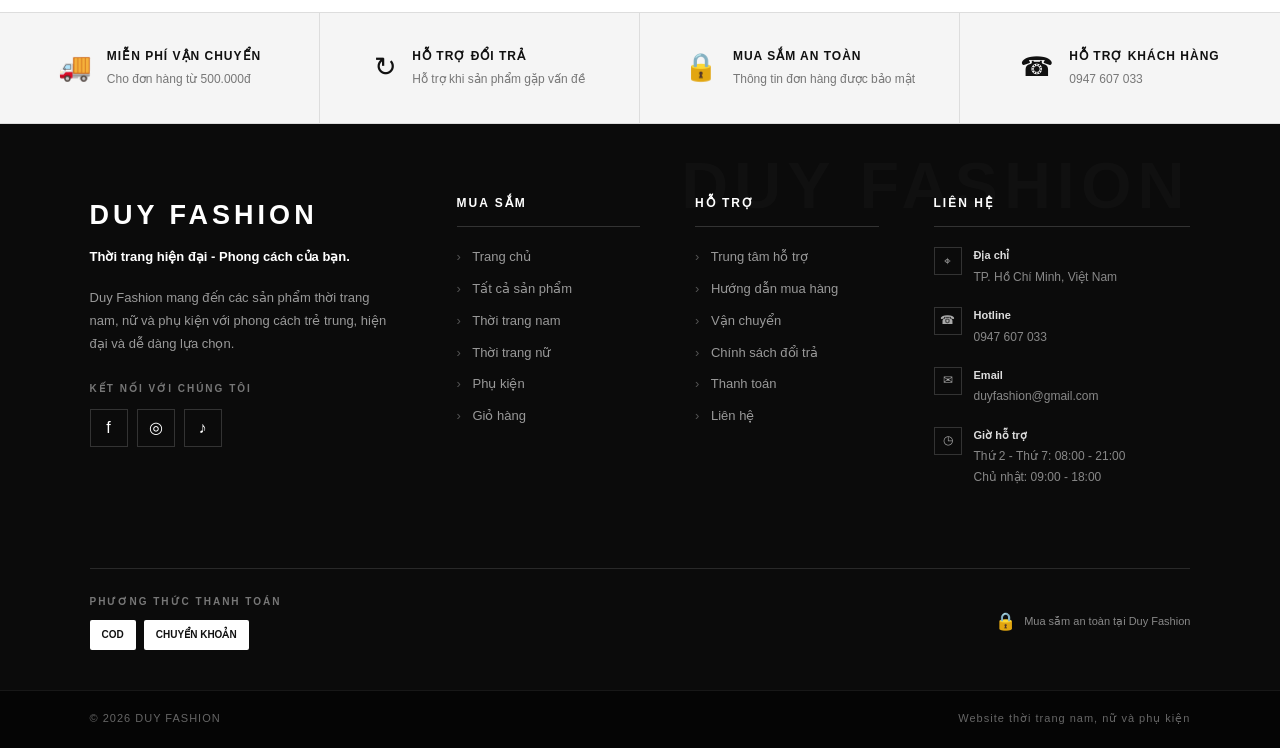
<file: thanhtoan.html>
<!doctype html>
<html lang="vi">

<head>
    <meta charset="utf-8">
    <meta name="viewport" content="width=device-width, initial-scale=1">

    <title>Thanh toán - Duy Fashion</title>

    <link rel="stylesheet" href="css/style.css">

    <style>
        .checkout-page {
            width: 90%;
            max-width: 1300px;
            margin: 60px auto 90px;
        }

        .checkout-title {
            text-align: center;
            margin-bottom: 45px;
        }

        .checkout-title p {
            font-size: 12px;
            letter-spacing: 4px;
            color: #888;
        }

        .checkout-title h1 {
            font-size: 36px;
            margin: 5px 0 10px;
        }

        .checkout-title span {
            color: #777;
            font-size: 14px;
        }

        .checkout-layout {
            display: grid;
            grid-template-columns: 1.4fr 0.9fr;
            gap: 35px;
            align-items: start;
        }

        .checkout-box {
            border: 1px solid #e3e3e3;
            background: #fff;
            padding: 32px;
        }

        .checkout-box-title {
            display: flex;
            align-items: center;
            gap: 13px;
            padding-bottom: 18px;
            margin-bottom: 25px;
            border-bottom: 1px solid #eee;
        }

        .checkout-number {
            width: 35px;
            height: 35px;
            background: #111;
            color: #fff;
            display: flex;
            align-items: center;
            justify-content: center;
            font-size: 13px;
            font-weight: bold;
        }

        .checkout-box-title h2 {
            font-size: 20px;
        }

        .form-row {
            display: grid;
            grid-template-columns: 1fr 1fr;
            gap: 15px;
        }

        .form-group {
            margin-bottom: 18px;
        }

        .form-group label {
            display: block;
            margin-bottom: 7px;
            font-size: 13px;
            font-weight: bold;
        }

        .form-group input,
        .form-group select,
        .form-group textarea {
            width: 100%;
            margin: 0;
            padding: 13px 14px;
            border: 1px solid #ccc;
            background: #fff;
            outline: none;
            box-sizing: border-box;
        }

        .form-group input:focus,
        .form-group select:focus,
        .form-group textarea:focus {
            border-color: #111;
        }

        .form-group textarea {
            min-height: 100px;
            resize: vertical;
        }

        .payment-title {
            margin: 30px 0 15px;
            font-size: 17px;
        }

        .payment-option {
            display: flex;
            align-items: flex-start;
            gap: 12px;
            padding: 17px;
            margin-bottom: 10px;
            border: 1px solid #ddd;
            cursor: pointer;
        }

        .payment-option:hover {
            border-color: #111;
        }

        .payment-option input {
            width: auto;
            margin: 4px 0 0;
        }

        .payment-option strong {
            display: block;
            font-size: 14px;
            margin-bottom: 3px;
        }

        .payment-option p {
            color: #777;
            font-size: 12px;
        }

        .checkout-summary {
            position: sticky;
            top: 20px;
            background: #f7f7f7;
            padding: 30px;
        }

        .checkout-summary h2 {
            font-size: 21px;
            padding-bottom: 18px;
            margin-bottom: 5px;
            border-bottom: 1px solid #ddd;
        }

        .checkout-products {
            max-height: 350px;
            overflow-y: auto;
        }

        .checkout-product {
            display: grid;
            grid-template-columns: 70px 1fr auto;
            gap: 13px;
            align-items: center;
            padding: 16px 0;
            border-bottom: 1px solid #ddd;
        }

        .checkout-product img {
            width: 70px;
            height: 80px;
            object-fit: cover;
            background: #eee;
        }

        .checkout-product h3 {
            font-size: 13px;
            line-height: 1.4;
            margin-bottom: 3px;
        }

        .checkout-product p {
            font-size: 11px;
            color: #777;
        }

        .checkout-product strong {
            font-size: 13px;
            white-space: nowrap;
        }

        .checkout-money {
            margin-top: 18px;
        }

        .checkout-money > div {
            display: flex;
            justify-content: space-between;
            gap: 20px;
            padding: 9px 0;
            color: #555;
            font-size: 14px;
        }

        .checkout-money .total {
            margin-top: 10px;
            padding-top: 18px;
            border-top: 1px solid #ccc;
            color: #111;
            font-size: 18px;
            font-weight: bold;
        }

        .shipping-note {
            margin: 18px 0;
            padding: 13px;
            background: #fff;
            border-left: 3px solid #111;
            color: #666;
            font-size: 12px;
            line-height: 1.6;
        }

        .checkout-button {
            width: 100%;
            padding: 15px;
            border: 0;
            background: #111;
            color: #fff;
            font-size: 13px;
            font-weight: bold;
            letter-spacing: 1px;
            cursor: pointer;
        }

        .checkout-button:hover {
            background: #333;
        }

        .checkout-safe {
            display: flex;
            justify-content: center;
            gap: 7px;
            margin-top: 15px;
            color: #777;
            font-size: 11px;
        }

        .checkout-empty {
            text-align: center;
            padding: 40px 10px;
        }

        .checkout-empty h3 {
            margin-bottom: 7px;
        }

        .checkout-empty p {
            color: #777;
            margin-bottom: 20px;
        }

        .checkout-benefits {
            width: 90%;
            max-width: 1300px;
            margin: 0 auto 80px;
            display: grid;
            grid-template-columns: repeat(3, 1fr);
            border: 1px solid #e5e5e5;
        }

        .checkout-benefit {
            padding: 25px;
            text-align: center;
            border-right: 1px solid #e5e5e5;
        }

        .checkout-benefit:last-child {
            border-right: 0;
        }

        .checkout-benefit span {
            display: block;
            font-size: 27px;
            margin-bottom: 7px;
        }

        .checkout-benefit h3 {
            font-size: 13px;
            margin-bottom: 5px;
        }

        .checkout-benefit p {
            color: #777;
            font-size: 12px;
        }

        @media (max-width: 900px) {
            .checkout-layout {
                grid-template-columns: 1fr;
            }

            .checkout-summary {
                position: static;
            }
        }

        @media (max-width: 650px) {
            .checkout-page {
                width: 94%;
                margin-top: 40px;
            }

            .checkout-box,
            .checkout-summary {
                padding: 22px;
            }

            .form-row {
                grid-template-columns: 1fr;
                gap: 0;
            }

            .checkout-benefits {
                width: 94%;
                grid-template-columns: 1fr;
            }

            .checkout-benefit {
                border-right: 0;
                border-bottom: 1px solid #e5e5e5;
            }

            .checkout-benefit:last-child {
                border-bottom: 0;
            }
        }
    </style>
</head>

<body>

    <div id="siteHeader"></div>

    <main class="checkout-page">

        <div class="checkout-title">
            <p>DUY FASHION</p>

            <h1 id="checkoutMainTitle">
                THANH TOÁN
            </h1>

            <span id="checkoutSubtitle">
                Hoàn tất thông tin để đặt hàng
            </span>
        </div>

        <div class="checkout-layout">

            <section class="checkout-box">

                <div class="checkout-box-title">
                    <div class="checkout-number">
                        01
                    </div>

                    <h2 id="deliveryInfoTitle">
                        Thông tin giao hàng
                    </h2>
                </div>

                <form id="checkoutForm">

                    <div class="form-row">

                        <div class="form-group">
                            <label id="nameLabel">
                                Họ và tên *
                            </label>

                            <input
                                type="text"
                                id="customerName"
                                placeholder="Nhập họ và tên"
                            >
                        </div>

                        <div class="form-group">
                            <label id="phoneLabel">
                                Số điện thoại *
                            </label>

                            <input
                                type="tel"
                                id="customerPhone"
                                placeholder="Nhập số điện thoại"
                            >
                        </div>

                    </div>

                    <div class="form-group">
                        <label>
                            Email
                        </label>

                        <input
                            type="email"
                            id="customerEmail"
                            placeholder="example@gmail.com"
                        >
                    </div>

                    <div class="form-group">
                        <label id="addressLabel">
                            Địa chỉ nhận hàng *
                        </label>

                        <input
                            type="text"
                            id="customerAddress"
                            placeholder="Số nhà, tên đường, phường/xã..."
                        >
                    </div>

                    <div class="form-row">

                        <div class="form-group">
                            <label id="cityLabel">
                                Tỉnh / Thành phố *
                            </label>

                            <select id="customerCity">
                                <option value="">
                                    Chọn tỉnh / thành phố
                                </option>

                                <option>
                                    TP. Hồ Chí Minh
                                </option>

                                <option>
                                    Hà Nội
                                </option>

                                <option>
                                    Đà Nẵng
                                </option>

                                <option>
                                    Cần Thơ
                                </option>

                                <option>
                                    Bình Dương
                                </option>

                                <option>
                                    Đồng Nai
                                </option>

                                <option>
                                    Khác
                                </option>
                            </select>
                        </div>

                        <div class="form-group">
                            <label id="districtLabel">
                                Quận / Huyện *
                            </label>

                            <input
                                type="text"
                                id="customerDistrict"
                                placeholder="Nhập quận / huyện"
                            >
                        </div>

                    </div>

                    <div class="form-group">
                        <label id="noteLabel">
                            Ghi chú đơn hàng
                        </label>

                        <textarea
                            id="customerNote"
                            placeholder="Ví dụ: Giao hàng giờ hành chính..."
                        ></textarea>
                    </div>

                    <h3
                        class="payment-title"
                        id="paymentMethodTitle"
                    >
                        Phương thức thanh toán
                    </h3>

                    <label class="payment-option">

                        <input
                            type="radio"
                            name="payment"
                            value="COD"
                            checked
                        >

                        <div>
                            <strong id="codTitle">
                                Thanh toán khi nhận hàng (COD)
                            </strong>

                            <p id="codDescription">
                                Thanh toán trực tiếp khi nhận được sản phẩm.
                            </p>
                        </div>

                    </label>

                    <label class="payment-option">

                        <input
                            type="radio"
                            name="payment"
                            value="Chuyển khoản"
                        >

                        <div>
                            <strong id="transferTitle">
                                Chuyển khoản ngân hàng
                            </strong>

                            <p id="transferDescription">
                                Thông tin chuyển khoản sẽ được xác nhận sau khi đặt hàng.
                            </p>
                        </div>

                    </label>

                </form>

            </section>

            <aside class="checkout-summary">

                <h2 id="yourOrderTitle">
                    Đơn hàng của bạn
                </h2>

                <div
                    id="checkoutProducts"
                    class="checkout-products"
                ></div>

                <div id="checkoutTotals"></div>

            </aside>

        </div>

    </main>

    <section class="checkout-benefits">

        <div class="checkout-benefit">
            <span>🚚</span>

            <h3 id="benefit1Title">
                MIỄN PHÍ VẬN CHUYỂN
            </h3>

            <p id="benefit1Text">
                Cho đơn hàng từ 500.000đ
            </p>
        </div>

        <div class="checkout-benefit">
            <span>↻</span>

            <h3 id="benefit2Title">
                HỖ TRỢ ĐỔI TRẢ
            </h3>

            <p id="benefit2Text">
                Hỗ trợ khi sản phẩm gặp vấn đề
            </p>
        </div>

        <div class="checkout-benefit">
            <span>🔒</span>

            <h3 id="benefit3Title">
                MUA SẮM AN TOÀN
            </h3>

            <p id="benefit3Text">
                Thông tin đơn hàng được bảo mật
            </p>
        </div>

    </section>

    <div id="siteFooter"></div>

    <script src="js/script.js"></script>

    <script>
        function layThongTinKhachHang() {
            let thongTin = {};

            try {
                thongTin =
                    JSON.parse(
                        localStorage.getItem("thongTinKhachHang")
                    ) || {};
            } catch {
                thongTin = {};
            }

            let taiKhoan = {};

            try {
                taiKhoan =
                    JSON.parse(
                        localStorage.getItem("taiKhoan")
                    ) || {};
            } catch {
                taiKhoan = {};
            }

            let tenDangNhap =
                localStorage.getItem(
                    "nguoiDungDangNhap"
                ) || "";

            document.getElementById(
                "customerName"
            ).value =
                thongTin.name ||
                taiKhoan.name ||
                tenDangNhap ||
                "";

            document.getElementById(
                "customerPhone"
            ).value =
                thongTin.phone ||
                taiKhoan.phone ||
                "";

            document.getElementById(
                "customerEmail"
            ).value =
                thongTin.email ||
                taiKhoan.email ||
                "";

            document.getElementById(
                "customerAddress"
            ).value =
                thongTin.address || "";

            document.getElementById(
                "customerCity"
            ).value =
                thongTin.city || "";

            document.getElementById(
                "customerDistrict"
            ).value =
                thongTin.district || "";

            document.getElementById(
                "customerNote"
            ).value =
                thongTin.note || "";
        }

        function luuThongTinKhachHang() {
            let thongTin = {
                name:
                    document.getElementById(
                        "customerName"
                    ).value.trim(),

                phone:
                    document.getElementById(
                        "customerPhone"
                    ).value.trim(),

                email:
                    document.getElementById(
                        "customerEmail"
                    ).value.trim(),

                address:
                    document.getElementById(
                        "customerAddress"
                    ).value.trim(),

                city:
                    document.getElementById(
                        "customerCity"
                    ).value,

                district:
                    document.getElementById(
                        "customerDistrict"
                    ).value.trim(),

                note:
                    document.getElementById(
                        "customerNote"
                    ).value.trim()
            };

            localStorage.setItem(
                "thongTinKhachHang",
                JSON.stringify(thongTin)
            );

            let taiKhoan = {};

            try {
                taiKhoan =
                    JSON.parse(
                        localStorage.getItem("taiKhoan")
                    ) || {};
            } catch {
                taiKhoan = {};
            }

            if (taiKhoan && taiKhoan.email) {
                taiKhoan.name =
                    thongTin.name || taiKhoan.name;

                taiKhoan.phone =
                    thongTin.phone || taiKhoan.phone;

                taiKhoan.email =
                    thongTin.email || taiKhoan.email;

                localStorage.setItem(
                    "taiKhoan",
                    JSON.stringify(taiKhoan)
                );
            }
        }

        function hienThiThanhToan() {
            let box =
                document.getElementById(
                    "checkoutProducts"
                );

            let totals =
                document.getElementById(
                    "checkoutTotals"
                );

            if (!gioHang || gioHang.length === 0) {
                box.innerHTML = `
                    <div class="checkout-empty">

                        <h3>
                            ${text(
                                "Giỏ hàng đang trống",
                                "Your cart is empty"
                            )}
                        </h3>

                        <p>
                            ${text(
                                "Hãy thêm sản phẩm trước khi thanh toán.",
                                "Please add products before checkout."
                            )}
                        </p>

                        <a
                            class="btn"
                            href="sanpham.html"
                        >
                            ${text(
                                "MUA SẮM NGAY",
                                "SHOP NOW"
                            )}
                        </a>

                    </div>
                `;

                totals.innerHTML = "";

                return;
            }

            let tamTinh = 0;

            box.innerHTML =
                gioHang.map(item => {
                    let p =
                        products.find(
                            x => x.key === item.key
                        );

                    if (!p) {
                        return "";
                    }

                    let soLuong =
                        Number(item.qty || 1);

                    let thanhTien =
                        p.gia * soLuong;

                    tamTinh += thanhTien;

                    let bienThe = [];

                    if (item.color) {
                        bienThe.push(
                            item.color
                        );
                    }

                    if (item.size) {
                        bienThe.push(
                            item.size
                        );
                    }

                    return `
                        <div class="checkout-product">

                            <img
                                src="${p.hinh}"
                                alt="${tenSanPham(p)}"
                            >

                            <div>

                                <h3>
                                    ${tenSanPham(p)}
                                </h3>

                                <p>
                                    ${bienThe.join(" / ")}
                                </p>

                                <p>
                                    ${text(
                                        "Số lượng",
                                        "Quantity"
                                    )}: ${soLuong}
                                </p>

                            </div>

                            <strong>
                                ${money(thanhTien)}
                            </strong>

                        </div>
                    `;
                }).join("");

            let phiVanChuyen =
                tamTinh >= 500000
                    ? 0
                    : 30000;

            let tongCong =
                tamTinh +
                phiVanChuyen;

            totals.innerHTML = `
                <div class="checkout-money">

                    <div>
                        <span>
                            ${text(
                                "Tạm tính",
                                "Subtotal"
                            )}
                        </span>

                        <strong>
                            ${money(tamTinh)}
                        </strong>
                    </div>

                    <div>
                        <span>
                            ${text(
                                "Phí vận chuyển",
                                "Shipping"
                            )}
                        </span>

                        <strong>
                            ${
                                phiVanChuyen === 0
                                    ? text(
                                        "Miễn phí",
                                        "Free"
                                    )
                                    : money(
                                        phiVanChuyen
                                    )
                            }
                        </strong>
                    </div>

                    <div class="total">

                        <span>
                            ${text(
                                "Tổng thanh toán",
                                "Total"
                            )}
                        </span>

                        <span>
                            ${money(tongCong)}
                        </span>

                    </div>

                </div>

                <div class="shipping-note">

                    ${
                        tamTinh >= 500000

                            ? text(
                                "✓ Đơn hàng của bạn được miễn phí vận chuyển.",
                                "✓ Your order qualifies for free shipping."
                            )

                            : text(
                                "Mua từ 500.000đ để được miễn phí vận chuyển.",
                                "Spend 500,000₫ or more to receive free shipping."
                            )
                    }

                </div>

                <button
                    class="checkout-button"
                    type="button"
                    onclick="datHang(${tongCong})"
                >
                    ${text(
                        "ĐẶT HÀNG NGAY",
                        "PLACE ORDER"
                    )}
                </button>

                <div class="checkout-safe">

                    <span>🔒</span>

                    <span>
                        ${text(
                            "Thông tin mua hàng của bạn được bảo mật",
                            "Your shopping information is protected"
                        )}
                    </span>

                </div>
            `;
        }

        function datHang(tongTien) {
            if (!gioHang || gioHang.length === 0) {
                toast(
                    text(
                        "Giỏ hàng đang trống",
                        "Your cart is empty"
                    )
                );

                return;
            }

            let ten =
                document.getElementById(
                    "customerName"
                ).value.trim();

            let dienThoai =
                document.getElementById(
                    "customerPhone"
                ).value.trim();

            let email =
                document.getElementById(
                    "customerEmail"
                ).value.trim();

            let diaChi =
                document.getElementById(
                    "customerAddress"
                ).value.trim();

            let thanhPho =
                document.getElementById(
                    "customerCity"
                ).value;

            let quan =
                document.getElementById(
                    "customerDistrict"
                ).value.trim();

            let ghiChu =
                document.getElementById(
                    "customerNote"
                ).value.trim();

            let phuongThuc =
                document.querySelector(
                    'input[name="payment"]:checked'
                );

            if (
                !ten ||
                !dienThoai ||
                !diaChi ||
                !thanhPho ||
                !quan
            ) {
                toast(
                    text(
                        "Vui lòng nhập đầy đủ thông tin giao hàng",
                        "Please complete the delivery information"
                    )
                );

                return;
            }

            if (
                dienThoai.length < 9 ||
                dienThoai.length > 11 ||
                !/^[0-9]+$/.test(dienThoai)
            ) {
                toast(
                    text(
                        "Số điện thoại chưa hợp lệ",
                        "Invalid phone number"
                    )
                );

                return;
            }

            let thanhToan =
                phuongThuc
                    ? phuongThuc.value
                    : "COD";

            luuThongTinKhachHang();

            let danhSachDonHang = [];

            try {
                danhSachDonHang =
                    JSON.parse(
                        localStorage.getItem(
                            "donHang"
                        )
                    ) || [];
            } catch {
                danhSachDonHang = [];
            }

            let maDon =
                "DF" +
                Date.now()
                    .toString()
                    .slice(-8);

            let donMoi = {
                id: maDon,

                date:
                    new Date()
                        .toLocaleString(
                            "vi-VN"
                        ),

                name: ten,

                phone: dienThoai,

                email: email,

                address:
                    diaChi +
                    ", " +
                    quan +
                    ", " +
                    thanhPho,

                city: thanhPho,

                district: quan,

                note: ghiChu,

                pay: thanhToan,

                items:
                    gioHang.map(
                        item => ({
                            ...item
                        })
                    ),

                total:
                    Number(tongTien),

                status: 0
            };

            danhSachDonHang.unshift(
                donMoi
            );

            localStorage.setItem(
                "donHang",
                JSON.stringify(
                    danhSachDonHang
                )
            );

            gioHang = [];

            saveCart();

            updateCount();

            alert(
                text(
                    "Đặt hàng thành công!\nMã đơn hàng: " +
                        maDon,

                    "Order placed successfully!\nOrder ID: " +
                        maDon
                )
            );

            location.href =
                "donhang.html";
        }

        function dichTrangThanhToan() {
            if (ngonNgu !== "en") {
                return;
            }

            document.getElementById(
                "checkoutMainTitle"
            ).textContent =
                "CHECKOUT";

            document.getElementById(
                "checkoutSubtitle"
            ).textContent =
                "Complete your information to place your order";

            document.getElementById(
                "deliveryInfoTitle"
            ).textContent =
                "Delivery information";

            document.getElementById(
                "nameLabel"
            ).textContent =
                "Full name *";

            document.getElementById(
                "phoneLabel"
            ).textContent =
                "Phone number *";

            document.getElementById(
                "addressLabel"
            ).textContent =
                "Delivery address *";

            document.getElementById(
                "cityLabel"
            ).textContent =
                "Province / City *";

            document.getElementById(
                "districtLabel"
            ).textContent =
                "District *";

            document.getElementById(
                "noteLabel"
            ).textContent =
                "Order notes";

            document.getElementById(
                "paymentMethodTitle"
            ).textContent =
                "Payment method";

            document.getElementById(
                "codTitle"
            ).textContent =
                "Cash on delivery (COD)";

            document.getElementById(
                "codDescription"
            ).textContent =
                "Pay directly when you receive your order.";

            document.getElementById(
                "transferTitle"
            ).textContent =
                "Bank transfer";

            document.getElementById(
                "transferDescription"
            ).textContent =
                "Transfer information will be confirmed after placing the order.";

            document.getElementById(
                "yourOrderTitle"
            ).textContent =
                "Your order";

            document.getElementById(
                "benefit1Title"
            ).textContent =
                "FREE SHIPPING";

            document.getElementById(
                "benefit1Text"
            ).textContent =
                "For orders from 500,000₫";

            document.getElementById(
                "benefit2Title"
            ).textContent =
                "RETURN SUPPORT";

            document.getElementById(
                "benefit2Text"
            ).textContent =
                "Support when there is a product issue";

            document.getElementById(
                "benefit3Title"
            ).textContent =
                "SAFE SHOPPING";

            document.getElementById(
                "benefit3Text"
            ).textContent =
                "Your order information is protected";
        }

        document.addEventListener(
            "DOMContentLoaded",
            () => {
                setTimeout(() => {
                    layThongTinKhachHang();
                    hienThiThanhToan();
                    dichTrangThanhToan();
                }, 50);
            }
        );
    </script>

</body>

</html>
</file>
<file: css/style.css>
* {
    margin: 0;
    padding: 0;
    box-sizing: border-box;
}

html {
    scroll-behavior: smooth;
}

body {
    font-family: Arial, Helvetica, sans-serif;
    color: #111;
    background: #fff;
    line-height: 1.6;
}

a {
    color: inherit;
    text-decoration: none;
}

button,
input,
select,
textarea {
    font-family: inherit;
}

button {
    cursor: pointer;
}

img {
    max-width: 100%;
}

.top {
    background: #111;
    color: #fff;
    text-align: center;
    padding: 8px 15px;
    font-size: 12px;
    letter-spacing: 1px;
}

header {
    width: 90%;
    max-width: 1500px;
    margin: auto;
    min-height: 90px;
    display: flex;
    align-items: center;
    justify-content: space-between;
    gap: 30px;
}

.logo {
    font-size: 25px;
    font-weight: bold;
    letter-spacing: 2px;
    white-space: nowrap;
}

.search {
    width: 420px;
    max-width: 100%;
    display: flex;
    border: 1px solid #ddd;
}

.search input {
    flex: 1;
    min-width: 0;
    border: 0;
    outline: none;
    padding: 13px 15px;
}

.search button {
    width: 50px;
    border: 0;
    background: #111;
    color: #fff;
    font-size: 18px;
}

.head-links {
    display: flex;
    align-items: center;
    gap: 18px;
    font-size: 14px;
}

.head-links a:hover {
    color: #777;
}

.lang {
    position: relative;
}

.lang > button {
    border: 0;
    background: transparent;
    padding: 8px;
}

#langMenu {
    display: none;
    position: absolute;
    top: 42px;
    right: 0;
    width: 150px;
    background: #fff;
    border: 1px solid #ddd;
    z-index: 1000;
    box-shadow: 0 5px 20px rgba(0, 0, 0, 0.1);
}

#langMenu.show {
    display: block;
}

#langMenu button {
    width: 100%;
    padding: 11px 12px;
    border: 0;
    background: #fff;
    text-align: left;
}

#langMenu button:hover {
    background: #f5f5f5;
}

nav {
    min-height: 52px;
    display: flex;
    align-items: center;
    justify-content: center;
    gap: 38px;
    border-top: 1px solid #eee;
    border-bottom: 1px solid #eee;
    font-size: 14px;
    font-weight: bold;
}

nav a {
    position: relative;
    padding: 16px 0;
}

nav a::after {
    content: "";
    position: absolute;
    left: 0;
    bottom: 9px;
    width: 0;
    height: 2px;
    background: #111;
    transition: 0.25s;
}

nav a:hover::after {
    width: 100%;
}

.hero {
    min-height: 520px;
    display: flex;
    align-items: center;
    padding: 70px 7%;
    background:
        linear-gradient(
            90deg,
            rgba(255, 255, 255, 0.92),
            rgba(255, 255, 255, 0.25)
        ),
        url("../images/banner.jpg");
    background-size: cover;
    background-position: center;
    background-repeat: no-repeat;
}

.hero > div {
    max-width: 600px;
}

.hero > div > p:first-child {
    font-size: 14px;
    letter-spacing: 4px;
    margin-bottom: 12px;
}

.hero h1 {
    font-size: 55px;
    line-height: 1.1;
    margin-bottom: 20px;
}

.hero p {
    font-size: 16px;
    line-height: 1.8;
    margin-bottom: 25px;
}

.btn {
    display: inline-block;
    background: #111;
    color: #fff;
    border: 1px solid #111;
    padding: 13px 25px;
    font-size: 13px;
    font-weight: bold;
    text-align: center;
    transition: 0.2s;
}

.btn:hover {
    background: #333;
}

.section {
    width: 90%;
    max-width: 1500px;
    margin: 75px auto;
}

.section-title {
    text-align: center;
    margin-bottom: 40px;
}

.section-title > p:first-child {
    font-size: 12px;
    letter-spacing: 4px;
    color: #777;
}

.section-title h1,
.section-title h2 {
    font-size: 34px;
    margin: 8px 0;
}

.section-title > p:last-child {
    color: #777;
    font-size: 14px;
}

.grid {
    width: 100%;
    display: grid;
    grid-template-columns: repeat(4, minmax(0, 1fr));
    gap: 24px;
}

.card {
    width: 100%;
    min-width: 0;
    position: relative;
    background: #fff;
    border: 1px solid #e5e5e5;
    overflow: hidden;
}

.card .product-image {
    width: 100%;
    height: 280px;
    display: block;
    overflow: hidden;
    background: #f5f5f5;
}

.card .product-image img {
    width: 100%;
    height: 100%;
    display: block;
    object-fit: cover;
    object-position: center;
}

.card-body {
    padding: 18px;
}

.card-body small {
    color: #888;
    font-size: 12px;
}

.card-body h3 {
    font-size: 17px;
    min-height: 50px;
    margin: 8px 0;
}

.stars {
    color: #d99b00;
    font-size: 14px;
}

.card-body .stars {
    min-height: 25px;
    margin: 7px 0;
}

.stars small {
    color: #888;
}

.card-body .price,
.price {
    font-size: 20px;
    font-weight: bold;
    margin: 7px 0 15px;
}

.card-body .btn {
    width: 100%;
    display: block;
}

.badge {
    position: absolute;
    top: 12px;
    left: 12px;
    z-index: 5;
    background: #111;
    color: #fff;
    padding: 5px 11px;
    font-size: 11px;
    font-weight: bold;
}

.fav {
    position: absolute;
    top: 11px;
    right: 11px;
    z-index: 5;
    width: 42px;
    height: 42px;
    border: 0;
    border-radius: 50%;
    background: #fff;
    font-size: 22px;
    box-shadow: 0 3px 12px rgba(0, 0, 0, 0.12);
}

.shop-tools {
    width: 100%;
    background: #f7f7f7;
    padding: 18px;
    margin-bottom: 28px;
    display: flex;
    align-items: center;
    justify-content: space-between;
    gap: 20px;
    flex-wrap: wrap;
}

.filters {
    display: flex;
    gap: 10px;
    flex-wrap: wrap;
}

.filters button {
    background: #fff;
    border: 1px solid #ccc;
    padding: 10px 20px;
    font-weight: bold;
}

.filters button:hover,
.filters button.active {
    background: #111;
    color: #fff;
    border-color: #111;
}

.shop-search {
    display: flex;
    gap: 10px;
}

.shop-search input,
.shop-search select,
.shop-tools input,
.shop-tools select {
    border: 1px solid #ccc;
    background: #fff;
    padding: 11px 14px;
    outline: none;
}

.pagination {
    margin-top: 40px;
    display: flex;
    justify-content: center;
    align-items: center;
    gap: 8px;
    flex-wrap: wrap;
}

.pagination button {
    min-width: 42px;
    height: 42px;
    padding: 0 13px;
    background: #fff;
    border: 1px solid #ccc;
}

.pagination button:hover,
.pagination button.active {
    background: #111;
    color: #fff;
    border-color: #111;
}

.sale-home {
    width: 90%;
    max-width: 1500px;
    margin: 75px auto;
    display: grid;
    grid-template-columns: 1fr 1fr;
    align-items: center;
    background: #f5f2ed;
    overflow: hidden;
}

.sale-home-content {
    padding: 60px;
}

.sale-small {
    font-size: 13px;
    letter-spacing: 3px;
    margin-bottom: 15px;
}

.sale-home-content h2 {
    font-size: 42px;
    line-height: 1.2;
    margin-bottom: 10px;
}

.sale-home-content h3 {
    font-size: 25px;
    margin-bottom: 20px;
}

.sale-home-content p {
    color: #666;
    line-height: 1.8;
    margin-bottom: 25px;
}

.sale-home-image {
    height: 460px;
    overflow: hidden;
}

.sale-home-image img {
    width: 100%;
    height: 100%;
    object-fit: cover;
    object-position: center;
    display: block;
}

.about-home {
    display: grid;
    grid-template-columns: 1fr 1fr;
    gap: 50px;
    align-items: center;
}

.about-home-image {
    overflow: hidden;
}

.about-home-image img {
    width: 100%;
    height: 430px;
    object-fit: cover;
    object-position: center;
    display: block;
    border-radius: 6px;
}

.about-home-content {
    padding: 20px;
}

.about-small {
    font-size: 13px;
    letter-spacing: 3px;
    margin-bottom: 10px;
}

.about-home-content h2 {
    font-size: 38px;
    margin-bottom: 20px;
}

.about-home-content p {
    color: #666;
    line-height: 1.8;
    margin-bottom: 18px;
}

.info-grid {
    display: grid;
    grid-template-columns: repeat(3, 1fr);
    gap: 25px;
}

.box {
    border: 1px solid #e5e5e5;
    padding: 30px;
    background: #fff;
}

.info-grid .box {
    text-align: center;
}

.box h2 {
    margin-bottom: 8px;
}

.box h3 {
    margin-bottom: 10px;
}

.box p {
    color: #666;
    line-height: 1.8;
}

.detail {
    width: 90%;
    max-width: 1300px;
    margin: 70px auto;
    display: grid;
    grid-template-columns: 1fr 1fr;
    gap: 55px;
    align-items: start;
}

.detail > div:first-child {
    background: #f7f7f7;
    overflow: hidden;
}

.detail > div:first-child > img {
    width: 100%;
    height: 560px;
    object-fit: contain;
    object-position: center;
    display: block;
}

.detail h1 {
    font-size: 36px;
    line-height: 1.25;
    margin: 8px 0 15px;
}

.detail h3 {
    font-size: 16px;
    margin: 24px 0 10px;
}

.detail-price {
    font-size: 28px;
    font-weight: bold;
    margin: 12px 0 18px;
}

.choices {
    display: flex;
    gap: 10px;
    flex-wrap: wrap;
}

.choices button {
    min-width: 50px;
    padding: 10px 15px;
    background: #fff;
    border: 1px solid #bbb;
}

.choices button:hover,
.choices button.active {
    background: #111;
    color: #fff;
    border-color: #111;
}

.qty {
    display: flex;
    width: 135px;
    margin-bottom: 25px;
}

.qty button {
    width: 42px;
    height: 42px;
    border: 1px solid #ccc;
    background: #fff;
    font-size: 18px;
}

.qty input {
    width: 50px;
    text-align: center;
    border-top: 1px solid #ccc;
    border-bottom: 1px solid #ccc;
    border-left: 0;
    border-right: 0;
}

.review-box {
    max-width: 850px;
    margin: auto;
    border: 1px solid #e5e5e5;
    padding: 30px;
}

.review-box input,
.review-box textarea,
.review-box select {
    width: 100%;
    padding: 13px;
    margin-bottom: 15px;
    border: 1px solid #ccc;
    outline: none;
}

.review {
    margin-top: 20px;
    padding: 20px 0;
    border-top: 1px solid #eee;
}

.review small {
    color: #888;
}

.review p {
    margin-top: 8px;
}

.star-select {
    display: flex;
    gap: 7px;
    margin: 10px 0 8px;
}

.star-select span {
    color: #ccc;
    font-size: 34px;
    cursor: pointer;
    line-height: 1;
    transition: 0.2s;
}

.star-select span:hover {
    transform: scale(1.15);
}

.star-select span.selected {
    color: #d69b00;
}

#starText {
    margin: 0 0 18px;
    color: #777;
    font-size: 13px;
}

#detailFavorite {
    margin-left: 8px;
}

form input,
form textarea,
form select {
    width: 100%;
    padding: 13px 14px;
    margin-bottom: 14px;
    border: 1px solid #ccc;
    outline: none;
    background: #fff;
}

form textarea {
    resize: vertical;
}

form input:focus,
form textarea:focus,
form select:focus {
    border-color: #111;
}

.cart-table {
    width: 100%;
    border-collapse: collapse;
}

.cart-table th,
.cart-table td {
    padding: 15px;
    border-bottom: 1px solid #e5e5e5;
    text-align: left;
    vertical-align: middle;
}

.cart-table th {
    background: #f7f7f7;
}

.cart-table img {
    width: 80px;
    height: 90px;
    object-fit: cover;
    object-position: center;
    background: #f7f7f7;
}

.cart-table input {
    width: 60px;
    padding: 8px;
    text-align: center;
    border: 1px solid #ccc;
}

.cart-summary {
    max-width: 450px;
    margin: 35px 0 0 auto;
    border: 1px solid #ddd;
    padding: 25px;
}

.cart-summary p {
    display: flex;
    justify-content: space-between;
    gap: 20px;
    padding: 10px 0;
    border-bottom: 1px solid #eee;
}

.cart-summary h2 {
    display: flex;
    justify-content: space-between;
    margin: 18px 0;
}

.empty {
    padding: 70px 20px;
    text-align: center;
    border: 1px solid #eee;
}

.empty h2 {
    margin-bottom: 10px;
}

.empty p {
    color: #777;
    margin-bottom: 20px;
}

.order {
    border: 1px solid #ddd;
    margin-bottom: 25px;
    padding: 25px;
}

.order h3 {
    margin-bottom: 10px;
}

.order p {
    margin: 6px 0;
}

.status {
    display: inline-block;
    background: #111;
    color: #fff;
    padding: 6px 12px;
    margin: 10px 0;
    font-size: 12px;
    font-weight: bold;
}

.toast {
    position: fixed;
    right: 25px;
    bottom: 25px;
    z-index: 9999;
    background: #111;
    color: #fff;
    padding: 14px 22px;
    opacity: 0;
    transform: translateY(20px);
    transition: 0.25s;
    pointer-events: none;
}

.toast.show {
    opacity: 1;
    transform: translateY(0);
}

footer {
    margin-top: 80px;
    background: #111;
    color: #fff;
    padding: 55px 7%;
    display: grid;
    grid-template-columns: 2fr 1fr 1fr 1fr;
    gap: 45px;
}

footer h2,
footer h3 {
    margin-bottom: 15px;
}

footer p,
footer a {
    color: #bbb;
    display: block;
    margin: 8px 0;
    font-size: 14px;
}

footer a:hover {
    color: #fff;
}

.copy {
    background: #080808;
    color: #999;
    text-align: center;
    padding: 16px;
    font-size: 13px;
}

@media (max-width: 1150px) {
    header {
        width: 94%;
    }

    .head-links {
        gap: 10px;
        font-size: 13px;
    }

    nav {
        gap: 22px;
    }

    .grid {
        grid-template-columns: repeat(3, minmax(0, 1fr));
    }

    .card .product-image {
        height: 270px;
    }
}

@media (max-width: 900px) {
    header {
        padding: 20px 0;
        flex-wrap: wrap;
    }

    .logo {
        width: 100%;
        text-align: center;
    }

    .search {
        flex: 1;
    }

    nav {
        padding: 5px 20px;
        flex-wrap: wrap;
        gap: 10px 25px;
    }

    .hero {
        min-height: 430px;
    }

    .hero h1 {
        font-size: 43px;
    }

    .sale-home,
    .about-home,
    .detail {
        grid-template-columns: 1fr;
    }

    .sale-home-content {
        padding: 40px 30px;
    }

    .sale-home-image {
        height: 350px;
    }

    .about-home-image img {
        height: 350px;
    }

    .detail > div:first-child > img {
        height: 480px;
    }

    .info-grid {
        grid-template-columns: 1fr;
    }

    footer {
        grid-template-columns: 1fr 1fr;
    }
}

@media (max-width: 750px) {
    .section {
        width: 94%;
        margin: 55px auto;
    }

    .grid {
        grid-template-columns: repeat(2, minmax(0, 1fr));
        gap: 15px;
    }

    .card .product-image {
        height: 250px;
    }

    .card-body {
        padding: 14px;
    }

    .shop-tools {
        align-items: stretch;
        flex-direction: column;
    }

    .shop-search {
        width: 100%;
    }

    .shop-search input,
    .shop-search select {
        flex: 1;
        min-width: 0;
    }

    .detail {
        width: 94%;
        gap: 30px;
    }

    .cart-table {
        min-width: 700px;
    }

    #cart {
        overflow-x: auto;
    }
}

@media (max-width: 650px) {
    .head-links {
        width: 100%;
        justify-content: center;
        flex-wrap: wrap;
    }

    .search {
        width: 100%;
        flex-basis: 100%;
    }

    nav {
        font-size: 12px;
    }

    .hero {
        min-height: 380px;
        padding: 45px 6%;
    }

    .hero h1 {
        font-size: 35px;
    }

    .section-title h1,
    .section-title h2 {
        font-size: 28px;
    }

    .sale-home {
        width: 94%;
    }

    .sale-home-content h2 {
        font-size: 32px;
    }

    footer {
        grid-template-columns: 1fr;
    }
}

@media (max-width: 480px) {
    .grid {
        grid-template-columns: 1fr;
    }

    .card {
        max-width: 360px;
        margin: auto;
    }

    .card .product-image {
        height: 300px;
    }

    .filters {
        display: grid;
        grid-template-columns: 1fr 1fr;
        width: 100%;
    }

    .filters button {
        width: 100%;
    }

    .shop-search {
        flex-direction: column;
    }

    .detail h1 {
        font-size: 28px;
    }

    .detail > div:first-child > img {
        height: 400px;
    }

    #detailFavorite {
        margin-left: 0;
        margin-top: 10px;
    }
}
.support-hero {
    min-height: 420px;
    padding: 80px 7%;
    display: flex;
    align-items: center;
    justify-content: center;
    text-align: center;
    background:
        linear-gradient(
            rgba(0, 0, 0, 0.72),
            rgba(0, 0, 0, 0.72)
        ),
        url("../images/banner.jpg");
    background-size: cover;
    background-position: center;
    color: #fff;
}

.support-hero-content {
    width: 100%;
    max-width: 850px;
}

.support-hero-content > p:first-child {
    font-size: 12px;
    letter-spacing: 5px;
    margin-bottom: 10px;
}

.support-hero h1 {
    font-size: 48px;
    margin-bottom: 15px;
}

.support-hero-content > p {
    line-height: 1.8;
}

.support-search {
    max-width: 680px;
    margin: 30px auto 0;
    display: flex;
    background: #fff;
    padding: 6px;
}

.support-search input {
    flex: 1;
    min-width: 0;
    padding: 15px;
    border: 0;
    outline: none;
    font-size: 14px;
}

.support-search button {
    border: 0;
    background: #111;
    color: #fff;
    padding: 0 28px;
    font-weight: bold;
}

.support-grid {
    display: grid;
    grid-template-columns: repeat(3, 1fr);
    gap: 24px;
}

.support-card {
    min-height: 280px;
    padding: 35px 28px;
    border: 1px solid #e5e5e5;
    background: #fff;
    transition: 0.25s;
}

.support-card:hover {
    transform: translateY(-6px);
    box-shadow: 0 12px 35px rgba(0, 0, 0, 0.08);
}

.support-icon {
    width: 60px;
    height: 60px;
    margin-bottom: 22px;
    display: flex;
    align-items: center;
    justify-content: center;
    background: #111;
    color: #fff;
    font-size: 25px;
}

.support-card h3 {
    margin-bottom: 12px;
    font-size: 19px;
}

.support-card p {
    color: #666;
    line-height: 1.8;
    margin-bottom: 20px;
}

.support-card a {
    font-size: 12px;
    font-weight: bold;
    letter-spacing: 1px;
}

.support-card a:hover {
    text-decoration: underline;
}

.support-detail {
    width: 90%;
    max-width: 1500px;
    margin: 90px auto;
    padding: 60px;
    display: grid;
    grid-template-columns: 130px 1fr;
    gap: 40px;
    background: #f6f6f6;
}

.support-number {
    font-size: 80px;
    line-height: 1;
    font-weight: bold;
    color: #ddd;
}

.support-small {
    font-size: 12px;
    letter-spacing: 4px;
    margin-bottom: 8px;
}

.support-detail h2 {
    font-size: 35px;
    margin-bottom: 30px;
}

.support-steps {
    display: grid;
    grid-template-columns: repeat(4, 1fr);
    gap: 20px;
}

.support-steps > div {
    background: #fff;
    padding: 25px;
    border-top: 3px solid #111;
}

.support-steps strong {
    display: block;
    color: #999;
    font-size: 13px;
    margin-bottom: 12px;
}

.support-steps h3 {
    margin-bottom: 10px;
}

.support-steps p {
    color: #666;
    line-height: 1.7;
    font-size: 14px;
}

.support-info-box span {
    display: block;
    font-size: 35px;
    margin-bottom: 15px;
}

.support-policy {
    margin: 80px 0;
    padding: 80px 7%;
    background: #111;
    color: #fff;
}

.support-policy-content {
    max-width: 850px;
    margin: auto;
    text-align: center;
}

.support-policy h2 {
    font-size: 40px;
    margin-bottom: 18px;
}

.support-policy-content > p {
    color: #bbb;
    line-height: 1.8;
}

.policy-list {
    max-width: 650px;
    margin: 30px auto;
    text-align: left;
}

.policy-list > div {
    padding: 15px 0;
    display: flex;
    gap: 15px;
    border-bottom: 1px solid #333;
}

.policy-list span {
    font-weight: bold;
}

.policy-list p {
    color: #ddd;
}

.support-policy .btn {
    background: #fff;
    color: #111;
    border-color: #fff;
}

.payment-support-grid {
    max-width: 1000px;
    margin: auto;
    display: grid;
    grid-template-columns: repeat(3, 1fr);
    gap: 25px;
}

.payment-support-card {
    padding: 35px;
    text-align: center;
    border: 1px solid #ddd;
}

.payment-support-card > div {
    font-size: 38px;
    margin-bottom: 15px;
}

.payment-support-card h3 {
    margin-bottom: 8px;
}

.payment-support-card p {
    color: #666;
}

.faq-section {
    width: 90%;
    max-width: 1000px;
    margin: 90px auto;
}

.faq-list {
    border-top: 1px solid #ddd;
}

.faq-item {
    border-bottom: 1px solid #ddd;
}

.faq-item > button {
    width: 100%;
    padding: 22px 5px;
    border: 0;
    background: transparent;
    display: flex;
    justify-content: space-between;
    align-items: center;
    text-align: left;
    font-size: 16px;
    font-weight: bold;
}

.faq-item > button b {
    font-size: 24px;
    font-weight: normal;
}

.faq-answer {
    max-height: 0;
    overflow: hidden;
    transition: max-height 0.3s ease;
}

.faq-answer p {
    padding: 0 5px 22px;
    color: #666;
    line-height: 1.8;
}

.support-contact {
    width: 90%;
    max-width: 1500px;
    margin: 80px auto;
    padding: 55px 60px;
    background: #111;
    color: #fff;
    display: flex;
    align-items: center;
    justify-content: space-between;
    gap: 40px;
}

.support-contact > div:first-child > p:first-child {
    letter-spacing: 4px;
    font-size: 12px;
    color: #aaa;
}

.support-contact h2 {
    font-size: 35px;
    margin: 5px 0 10px;
}

.support-contact > div:first-child > p:last-child {
    color: #aaa;
}

.support-contact-buttons {
    display: flex;
    gap: 12px;
    flex-shrink: 0;
}

.support-white-btn,
.support-outline-btn {
    padding: 14px 23px;
    font-size: 12px;
    font-weight: bold;
}

.support-white-btn {
    background: #fff;
    color: #111;
}

.support-outline-btn {
    color: #fff;
    border: 1px solid #666;
}

footer {
    position: relative;
    margin-top: 100px;
    padding: 75px 7% 65px;
    background: #0b0b0b;
    color: #fff;
    display: grid;
    grid-template-columns: 2fr 1fr 1fr 1.3fr;
    gap: 60px;
    border-top: 4px solid #222;
}

footer::before {
    content: "DUY FASHION";
    position: absolute;
    top: 15px;
    right: 7%;
    font-size: 55px;
    font-weight: bold;
    letter-spacing: 5px;
    color: rgba(255, 255, 255, 0.025);
    pointer-events: none;
}

footer h2 {
    font-size: 27px;
    letter-spacing: 3px;
    margin-bottom: 18px;
}

footer h3 {
    font-size: 13px;
    letter-spacing: 2px;
    margin-bottom: 22px;
    padding-bottom: 10px;
    border-bottom: 1px solid #333;
}

footer p {
    color: #999;
    line-height: 1.8;
    font-size: 14px;
}

footer a {
    position: relative;
    width: fit-content;
    color: #aaa;
    margin: 11px 0;
    font-size: 14px;
    transition: 0.2s;
}

footer a::before {
    content: "›";
    margin-right: 8px;
    color: #555;
}

footer a:hover {
    color: #fff;
    transform: translateX(4px);
}

.copy {
    background: #050505;
    color: #777;
    text-align: center;
    padding: 20px;
    border-top: 1px solid #1c1c1c;
    font-size: 12px;
    letter-spacing: 1px;
}

@media (max-width: 1000px) {
    .support-grid {
        grid-template-columns: repeat(2, 1fr);
    }

    .support-steps {
        grid-template-columns: repeat(2, 1fr);
    }

    .support-detail {
        grid-template-columns: 1fr;
    }

    .support-number {
        font-size: 55px;
    }

    .support-contact {
        flex-direction: column;
        align-items: flex-start;
    }

    footer {
        grid-template-columns: 1fr 1fr;
    }
}

@media (max-width: 650px) {
    .support-hero {
        min-height: 370px;
        padding: 55px 5%;
    }

    .support-hero h1 {
        font-size: 34px;
    }

    .support-search {
        flex-direction: column;
        background: transparent;
        gap: 8px;
    }

    .support-search input,
    .support-search button {
        width: 100%;
        min-height: 50px;
    }

    .support-grid,
    .support-steps,
    .payment-support-grid {
        grid-template-columns: 1fr;
    }

    .support-detail {
        width: 94%;
        padding: 35px 25px;
    }

    .support-policy {
        padding: 60px 6%;
    }

    .support-policy h2 {
        font-size: 30px;
    }

    .support-contact {
        width: 94%;
        padding: 35px 25px;
    }

    .support-contact-buttons {
        width: 100%;
        flex-direction: column;
    }

    .support-white-btn,
    .support-outline-btn {
        text-align: center;
    }

    footer {
        grid-template-columns: 1fr;
        gap: 35px;
    }

    footer::before {
        display: none;
    }
}
.footer-benefits {
    width: 100%;
    display: grid;
    grid-template-columns: repeat(4, 1fr);
    background: #f5f5f5;
    border-top: 1px solid #ddd;
    border-bottom: 1px solid #ddd;
}

.footer-benefit {
    min-height: 110px;
    padding: 25px 30px;
    display: flex;
    align-items: center;
    justify-content: center;
    gap: 15px;
    border-right: 1px solid #ddd;
}

.footer-benefit:last-child {
    border-right: 0;
}

.footer-benefit-icon {
    font-size: 27px;
}

.footer-benefit strong {
    display: block;
    font-size: 12px;
    letter-spacing: 1px;
    margin-bottom: 4px;
}

.footer-benefit p {
    color: #777;
    font-size: 12px;
}

.footer-new {
    position: relative;
    margin-top: 0;
    padding: 70px 7% 40px;
    display: grid;
    grid-template-columns: 1.7fr 1fr 1fr 1.4fr;
    gap: 55px;
    background: #0b0b0b;
    color: #fff;
    border: 0;
}

.footer-new::before {
    content: "DUY FASHION";
    position: absolute;
    top: 10px;
    right: 7%;
    color: rgba(255, 255, 255, 0.025);
    font-size: 65px;
    font-weight: bold;
    letter-spacing: 6px;
    pointer-events: none;
}

.footer-brand h2 {
    font-size: 27px;
    letter-spacing: 4px;
    margin-bottom: 8px;
}

.footer-brand .footer-slogan {
    color: #fff;
    font-weight: bold;
    margin-bottom: 17px;
}

.footer-brand > p {
    max-width: 400px;
    color: #999;
    line-height: 1.8;
    font-size: 13px;
}

.footer-social-title {
    margin-top: 25px;
    margin-bottom: 12px;
    color: #777;
    font-size: 10px;
    font-weight: bold;
    letter-spacing: 2px;
}

.footer-social {
    display: flex;
    gap: 9px;
}

.footer-social a {
    width: 38px;
    height: 38px;
    margin: 0;
    padding: 0;
    display: flex;
    justify-content: center;
    align-items: center;
    border: 1px solid #333;
    color: #fff;
    font-size: 16px;
    transition: 0.2s;
}

.footer-social a::before {
    display: none;
}

.footer-social a:hover {
    background: #fff;
    color: #111;
    border-color: #fff;
    transform: translateY(-3px);
}

.footer-column h3 {
    padding-bottom: 13px;
    margin-bottom: 20px;
    border-bottom: 1px solid #333;
    color: #fff;
    font-size: 12px;
    letter-spacing: 2px;
}

.footer-column > a {
    width: fit-content;
    display: block;
    margin: 11px 0;
    color: #999;
    font-size: 13px;
    transition: 0.2s;
}

.footer-column > a::before {
    content: "›";
    margin-right: 8px;
    color: #555;
}

.footer-column > a:hover {
    color: #fff;
    transform: translateX(4px);
}

.footer-contact-row {
    display: flex;
    align-items: flex-start;
    gap: 12px;
    margin-bottom: 18px;
}

.footer-contact-row > span {
    width: 28px;
    height: 28px;
    flex-shrink: 0;
    display: flex;
    align-items: center;
    justify-content: center;
    border: 1px solid #333;
    color: #aaa;
    font-size: 12px;
}

.footer-contact-row strong {
    display: block;
    margin-bottom: 3px;
    color: #ddd;
    font-size: 11px;
}

.footer-contact-row p {
    margin: 2px 0;
    color: #888;
    font-size: 12px;
    line-height: 1.6;
}

.footer-payment {
    grid-column: 1 / -1;
    margin-top: 5px;
    padding-top: 25px;
    border-top: 1px solid #292929;
    display: flex;
    align-items: center;
    justify-content: space-between;
    gap: 30px;
}

.footer-payment-title {
    display: block;
    margin-bottom: 10px;
    color: #777;
    font-size: 10px;
    font-weight: bold;
    letter-spacing: 2px;
}

.footer-payment-list {
    display: flex;
    gap: 8px;
    flex-wrap: wrap;
}

.footer-payment-list span {
    padding: 7px 12px;
    background: #fff;
    color: #111;
    border-radius: 2px;
    font-size: 10px;
    font-weight: bold;
}

.footer-security {
    display: flex;
    align-items: center;
    gap: 8px;
}

.footer-security span {
    font-size: 17px;
}

.footer-security p {
    margin: 0;
    color: #888;
    font-size: 11px;
}

.footer-copy {
    min-height: 58px;
    padding: 18px 7%;
    display: flex;
    align-items: center;
    justify-content: space-between;
    gap: 20px;
    background: #050505;
    color: #666;
    border-top: 1px solid #181818;
    font-size: 11px;
    letter-spacing: 1px;
}

@media (max-width: 1050px) {
    .footer-benefits {
        grid-template-columns: repeat(2, 1fr);
    }

    .footer-benefit:nth-child(2) {
        border-right: 0;
    }

    .footer-benefit:nth-child(1),
    .footer-benefit:nth-child(2) {
        border-bottom: 1px solid #ddd;
    }

    .footer-new {
        grid-template-columns: 1fr 1fr;
    }
}

@media (max-width: 650px) {
    .footer-benefits {
        grid-template-columns: 1fr;
    }

    .footer-benefit {
        justify-content: flex-start;
        border-right: 0;
        border-bottom: 1px solid #ddd;
    }

    .footer-benefit:last-child {
        border-bottom: 0;
    }

    .footer-new {
        padding: 55px 6% 35px;
        grid-template-columns: 1fr;
        gap: 35px;
    }

    .footer-new::before {
        display: none;
    }

    .footer-payment {
        grid-column: auto;
        align-items: flex-start;
        flex-direction: column;
    }

    .footer-copy {
        flex-direction: column;
        text-align: center;
        justify-content: center;
    }
}.user-account {
    position: relative;
}

.user-button {
    border: none;
    background: transparent;
    display: flex;
    align-items: center;
    gap: 7px;
    cursor: pointer;
    font-size: 14px;
    padding: 5px;
}

.user-avatar {
    width: 34px;
    height: 34px;
    border-radius: 50%;
    background: #111;
    color: white;
    display: inline-flex;
    align-items: center;
    justify-content: center;
    font-weight: bold;
    font-size: 15px;
    flex-shrink: 0;
}

.user-name {
    max-width: 110px;
    white-space: nowrap;
    overflow: hidden;
    text-overflow: ellipsis;
}

.user-arrow {
    font-size: 13px;
}

.user-menu {
    display: none;
    position: absolute;
    right: 0;
    top: 48px;
    width: 230px;
    background: white;
    border: 1px solid #ddd;
    box-shadow: 0 8px 25px rgba(0, 0, 0, 0.15);
    z-index: 9999;
    padding: 10px;
}

.user-menu.show {
    display: block;
}

.user-menu-info {
    display: flex;
    align-items: center;
    gap: 10px;
    padding: 8px;
    border-bottom: 1px solid #eee;
    margin-bottom: 5px;
}

.user-menu-info div {
    min-width: 0;
}

.user-menu-info strong {
    display: block;
    font-size: 14px;
}

.user-menu-info small {
    display: block;
    color: #777;
    margin-top: 3px;
    overflow: hidden;
    text-overflow: ellipsis;
    white-space: nowrap;
}

.user-avatar-large {
    width: 42px;
    height: 42px;
    font-size: 18px;
}

.user-menu a,
.user-menu > button {
    display: block;
    width: 100%;
    box-sizing: border-box;
    padding: 10px;
    color: #111;
    background: white;
    border: none;
    text-decoration: none;
    text-align: left;
    cursor: pointer;
    font-size: 14px;
}

.user-menu a:hover,
.user-menu > button:hover {
    background: #f5f5f5;
}.user-account {
    position: relative;
}

.user-button {
    border: none;
    background: transparent;
    display: flex;
    align-items: center;
    gap: 7px;
    cursor: pointer;
    font-size: 14px;
    padding: 5px;
}

.user-avatar {
    width: 36px;
    height: 36px;
    border-radius: 50%;
    background: #111;
    color: white;
    display: inline-flex;
    align-items: center;
    justify-content: center;
    font-weight: bold;
    font-size: 15px;
    overflow: hidden;
    flex-shrink: 0;
}

.user-avatar img {
    width: 100%;
    height: 100%;
    object-fit: cover;
    display: block;
}

.user-name {
    max-width: 110px;
    white-space: nowrap;
    overflow: hidden;
    text-overflow: ellipsis;
}

.user-arrow {
    font-size: 13px;
}

.user-menu {
    display: none;
    position: absolute;
    right: 0;
    top: 48px;
    width: 240px;
    background: white;
    border: 1px solid #ddd;
    box-shadow: 0 8px 25px rgba(0, 0, 0, 0.15);
    z-index: 9999;
    padding: 10px;
    border-radius: 8px;
}

.user-menu.show {
    display: block;
}

.user-menu-info {
    display: flex;
    align-items: center;
    gap: 10px;
    padding: 8px;
    border-bottom: 1px solid #eee;
    margin-bottom: 5px;
}

.user-menu-info div {
    min-width: 0;
}

.user-menu-info strong {
    display: block;
    font-size: 14px;
}

.user-menu-info small {
    display: block;
    color: #777;
    margin-top: 3px;
    overflow: hidden;
    text-overflow: ellipsis;
    white-space: nowrap;
}

.user-avatar-large {
    width: 48px;
    height: 48px;
    font-size: 19px;
}

.user-menu a,
.user-menu > button {
    display: block;
    width: 100%;
    box-sizing: border-box;
    padding: 10px;
    color: #111;
    background: white;
    border: none;
    text-decoration: none;
    text-align: left;
    cursor: pointer;
    font-size: 14px;
    border-radius: 5px;
}

.user-menu a:hover,
.user-menu > button:hover {
    background: #f5f5f5;
}
</file>
